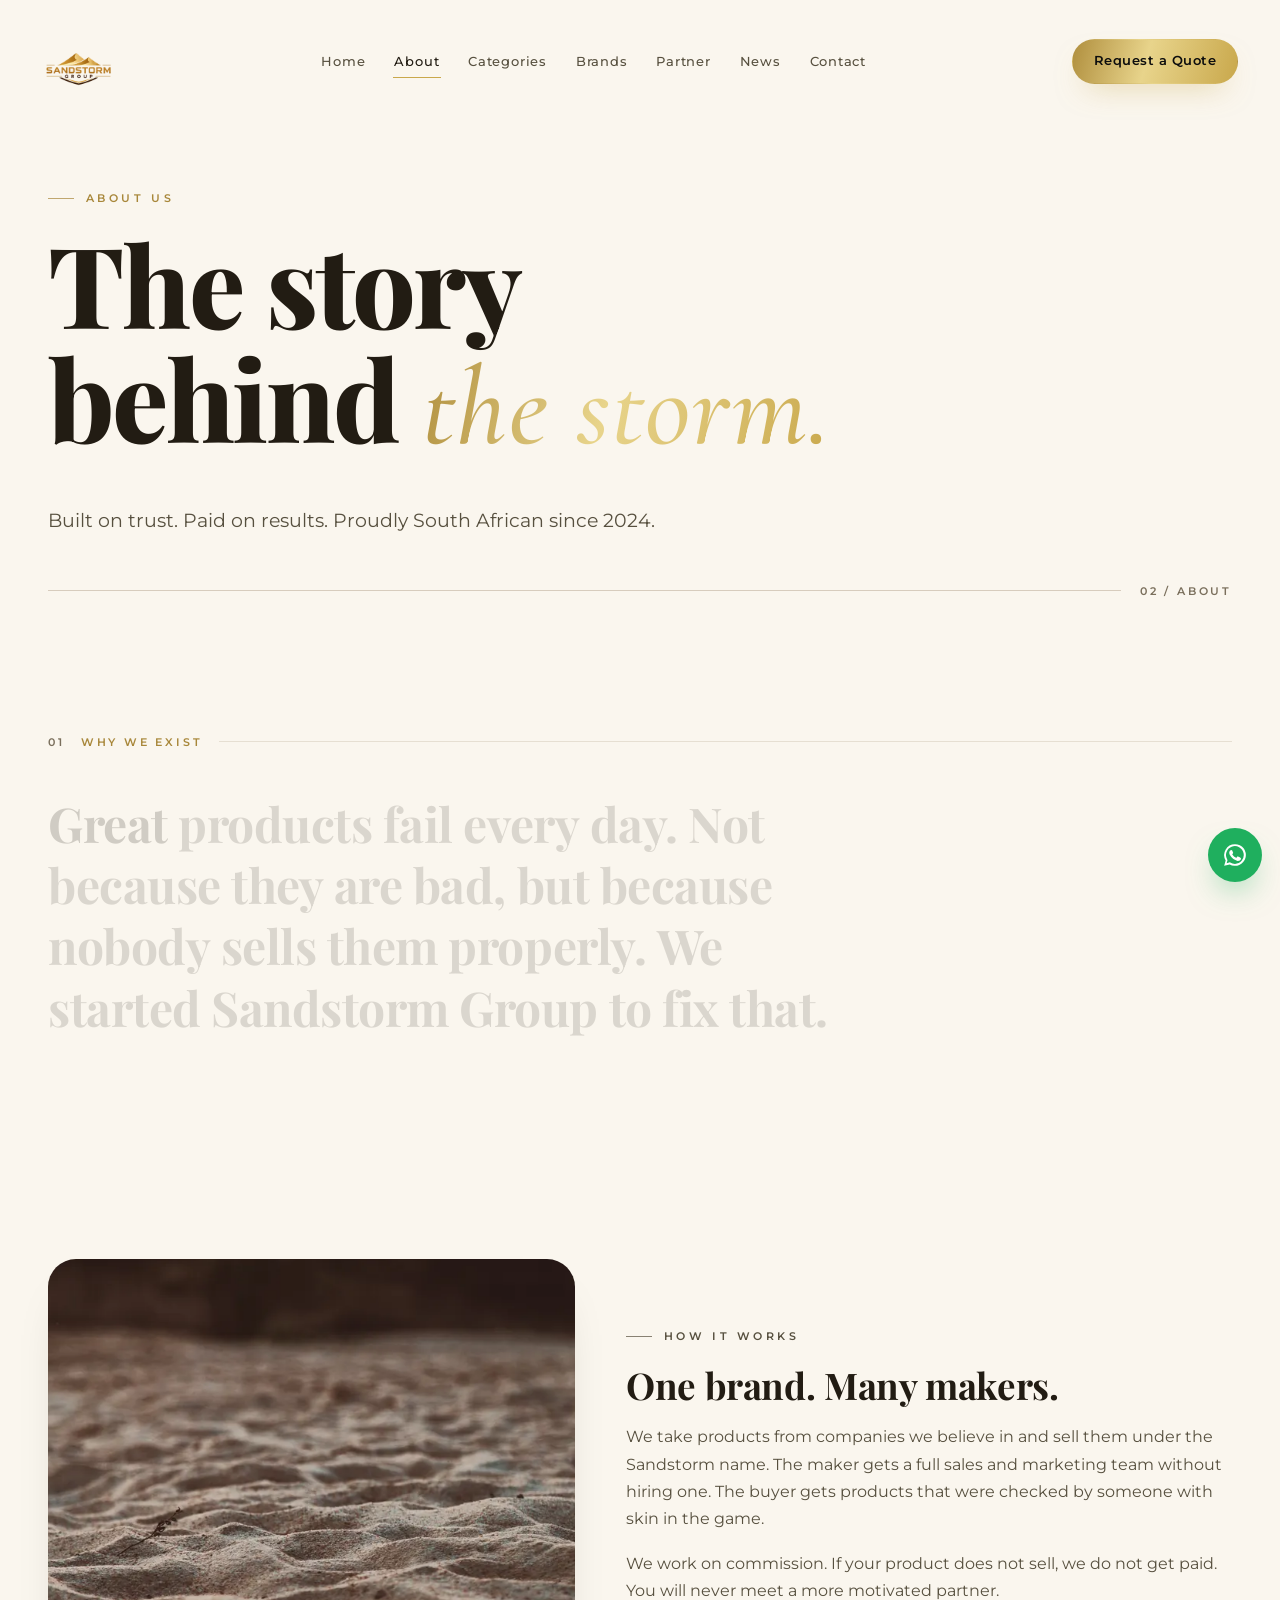
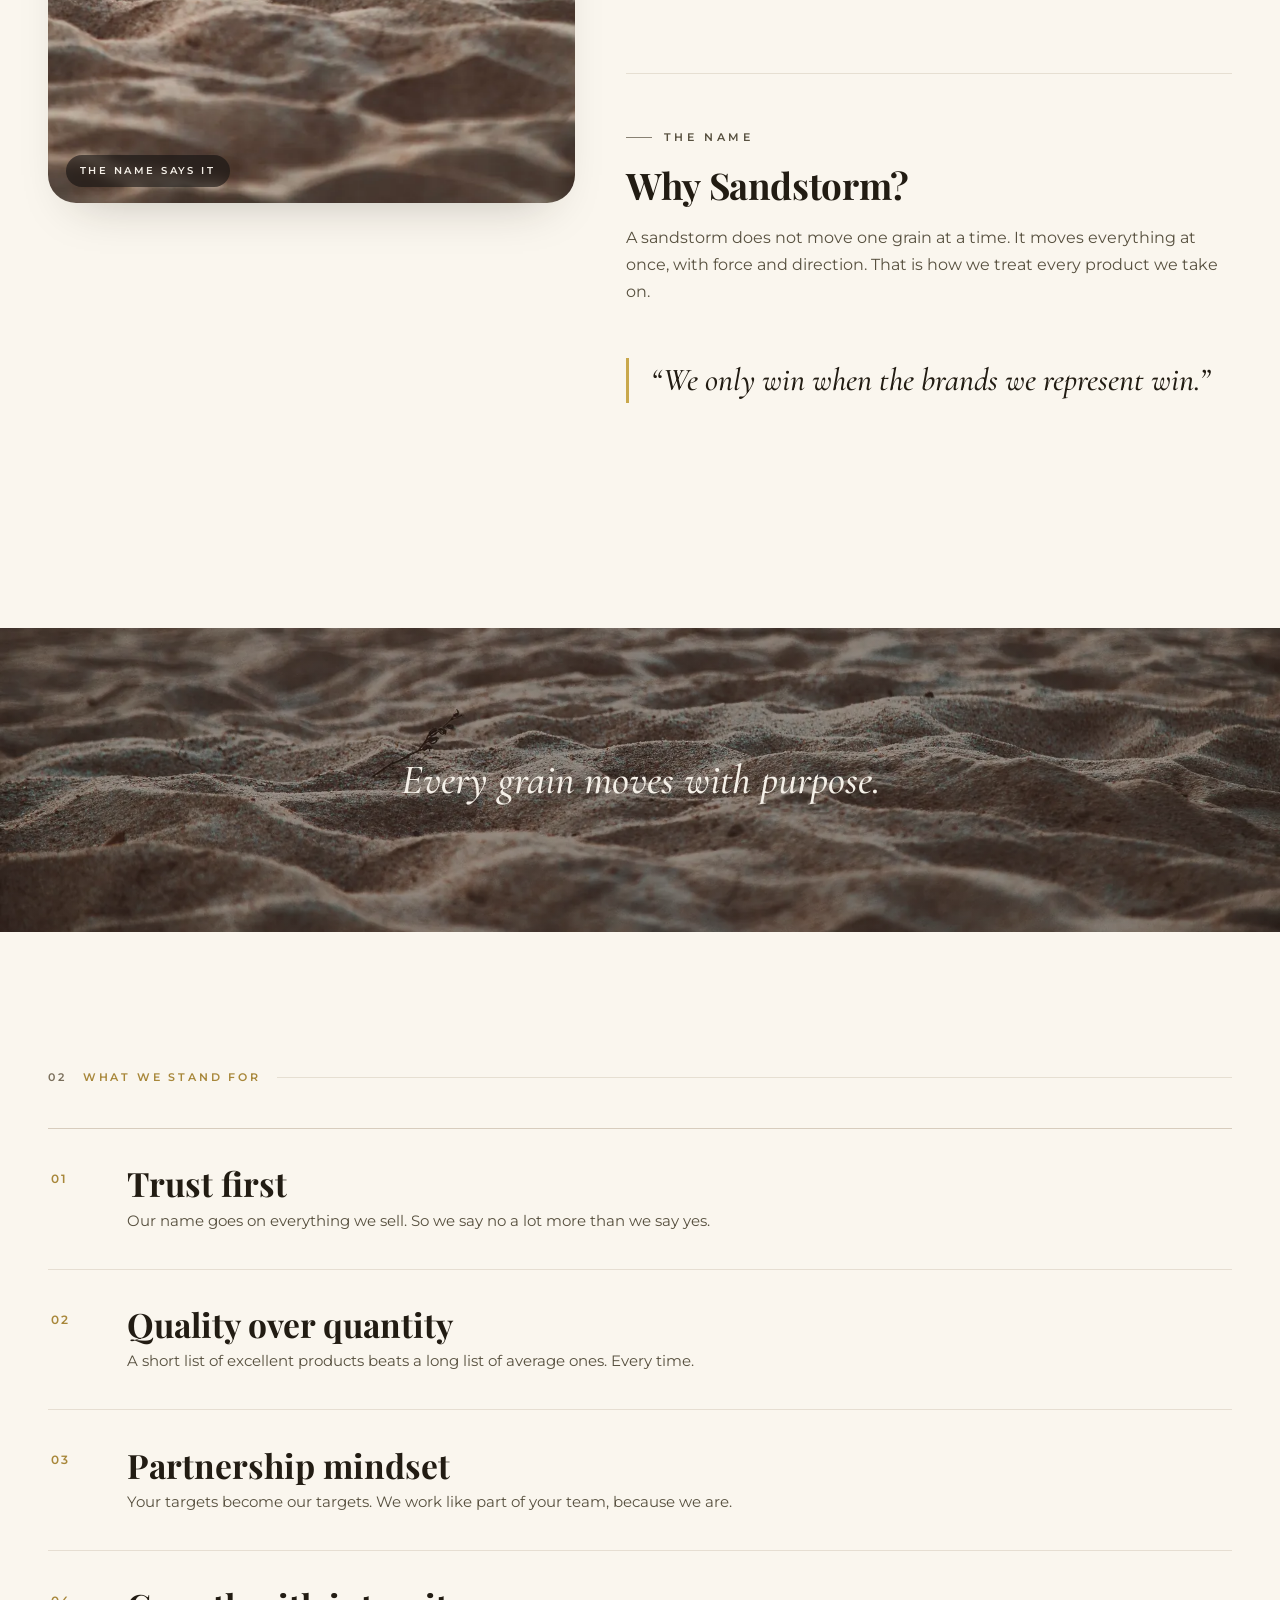
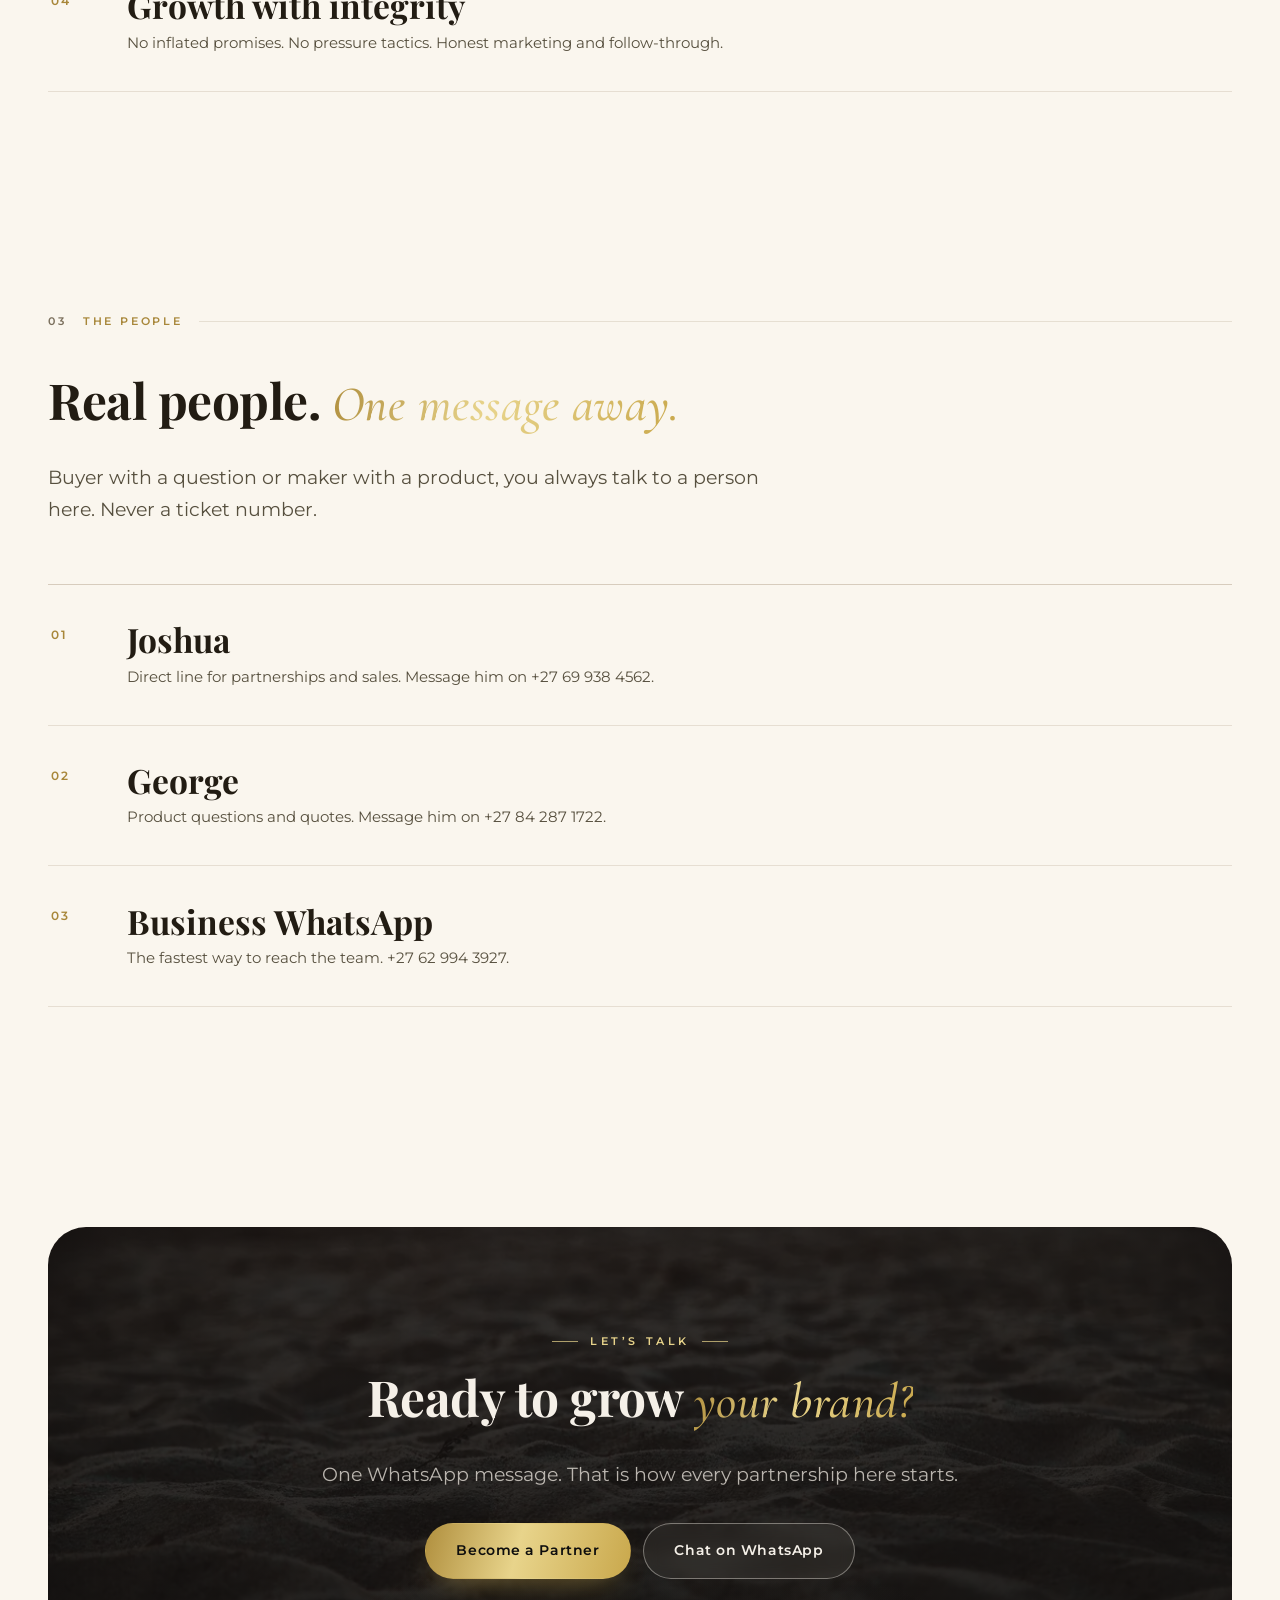
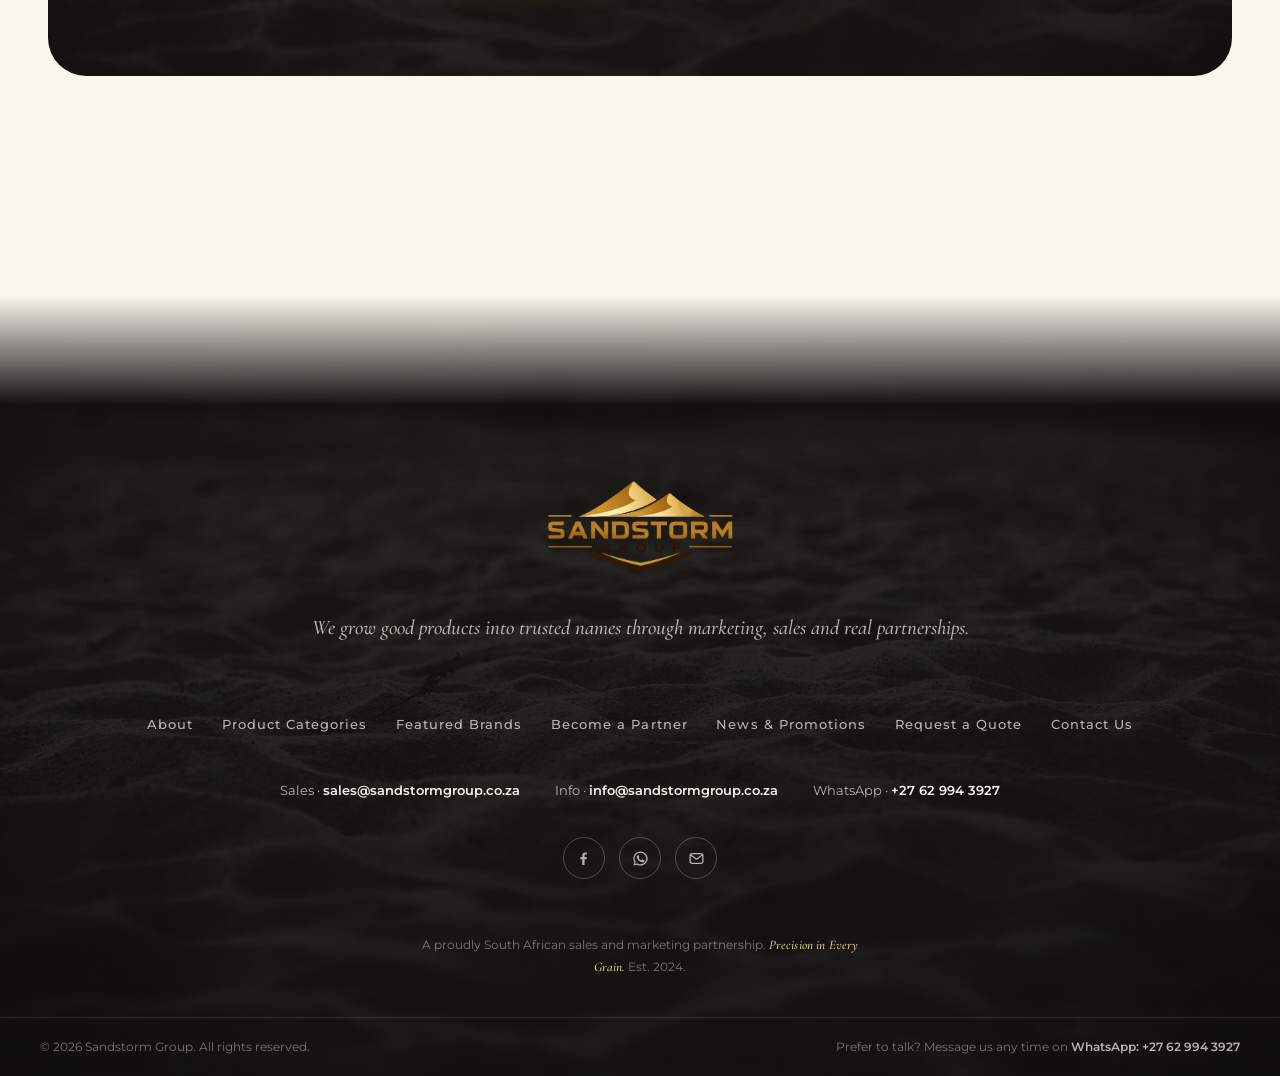
<file: about.html>
<!DOCTYPE html>
<html lang="en" class="no-js">
<head>
  <meta charset="UTF-8">
  <meta name="viewport" content="width=device-width, initial-scale=1">
  <title>About | Sandstorm Group</title>
  <meta name="description" content="Who we are and why we started. Sandstorm Group is a South African sales and marketing partner that grows brands on commission.">
  <link rel="canonical" href="https://www.sandstormgroup.co.za/about.html">
  <meta property="og:title" content="About | Sandstorm Group">
  <meta property="og:description" content="Who we are and why we started. Sandstorm Group is a South African sales and marketing partner that grows brands on commission.">
  <meta property="og:image" content="https://www.sandstormgroup.co.za/assets/img/hero-poster.jpg">
  <meta property="og:url" content="https://www.sandstormgroup.co.za/about.html">
  <meta property="og:type" content="website">
  <meta name="theme-color" content="#0D0D0D">
  <link rel="icon" type="image/png" sizes="32x32" href="assets/img/favicon-32.png">
  <link rel="apple-touch-icon" href="assets/img/favicon-180.png">
  <link rel="preload" href="assets/fonts/playfair-display-800.woff2" as="font" type="font/woff2" crossorigin>
  <link rel="preload" href="assets/fonts/montserrat-400.woff2" as="font" type="font/woff2" crossorigin>
  <link rel="stylesheet" href="assets/css/fonts.css">
  <link rel="stylesheet" href="assets/css/main.css">
  <script>try{if(sessionStorage.getItem('ssg-curtain'))document.documentElement.classList.add('curtain-skip')}catch(e){}</script>
</head>
<body class="header-light">
  <div class="curtain" aria-hidden="true">
    <picture>
      <source srcset="assets/img/logo.webp" type="image/webp">
      <img src="assets/img/logo.png" alt="">
    </picture>
  </div>
  <div class="scroll-progress" aria-hidden="true"></div>
  <a class="skip-link" href="#main">Skip to content</a>

  <div class="mobile-menu" id="mobile-menu" aria-hidden="true">
    <nav aria-label="Mobile">
      <a href="index.html"><span class="idx">01</span>Home</a>
      <a href="about.html" aria-current="page"><span class="idx">02</span>About</a>
      <a href="categories.html"><span class="idx">03</span>Product Categories</a>
      <a href="brands.html"><span class="idx">04</span>Featured Brands</a>
      <a href="partner.html"><span class="idx">05</span>Become a Partner</a>
      <a href="news.html"><span class="idx">06</span>News &amp; Promotions</a>
      <a href="contact.html"><span class="idx">07</span>Contact Us</a>
      <a href="quote.html"><span class="idx">08</span>Request a Quote</a>
    </nav>
    <div class="menu-foot">
      <a class="btn btn--gold btn--sm" href="quote.html">Request a Quote</a>
      <a class="btn btn--whatsapp btn--sm" href="https://wa.me/27629943927" target="_blank" rel="noopener"><svg viewBox="0 0 24 24" fill="currentColor" aria-hidden="true"><path d="M12 2a10 10 0 0 0-8.6 15.1L2 22l5.1-1.3A10 10 0 1 0 12 2Zm0 18.2c-1.6 0-3.1-.4-4.4-1.2l-.3-.2-3 .8.8-3-.2-.3A8.2 8.2 0 1 1 12 20.2Zm4.6-6.1c-.3-.1-1.5-.7-1.7-.8-.2-.1-.4-.1-.6.1-.2.3-.6.8-.8 1-.1.2-.3.2-.5.1a6.7 6.7 0 0 1-3.4-3c-.3-.4 0-.5.2-.7l.4-.5c.1-.2.1-.3 0-.5l-.8-1.9c-.2-.5-.4-.4-.6-.4h-.5c-.2 0-.5.1-.7.3-.2.3-.9.9-.9 2.2s.9 2.5 1.1 2.7c.1.2 1.9 2.9 4.6 4 .6.3 1.1.5 1.5.6.6.2 1.2.2 1.7.1.5-.1 1.5-.6 1.7-1.2.2-.6.2-1.1.2-1.2l-.4-.3Z"/></svg> WhatsApp Us</a>
    </div>
  </div>

  <header class="site-header">
    <a class="brand" href="index.html" aria-label="Sandstorm Group home">
      <picture>
        <source srcset="assets/img/logo-sm.webp" type="image/webp">
        <img src="assets/img/logo-sm.png" alt="Sandstorm Group" width="200" height="168">
      </picture>
    </a>
    <nav class="nav-desktop" aria-label="Primary">
      <a href="index.html">Home</a>
        <a href="about.html" aria-current="page">About</a>
        <a href="categories.html">Categories</a>
        <a href="brands.html">Brands</a>
        <a href="partner.html">Partner</a>
        <a href="news.html">News</a>
        <a href="contact.html">Contact</a>
    </nav>
    <div class="header-actions">
      <a class="btn btn--gold btn--sm" href="quote.html">Request a Quote</a>
      <button class="menu-toggle" type="button" aria-label="Open menu" aria-expanded="false" aria-controls="mobile-menu">
        <span class="bars" aria-hidden="true"><span></span><span></span><span></span></span>
      </button>
    </div>
  </header>

  <main id="main">
    <section class="title-block">
      <div class="container">
        <p class="eyebrow" data-reveal>About us</p>
        <h1 data-reveal>The story behind <span class="accent-italic text-gold">the storm.</span></h1>
        <p class="title-sub" data-reveal>Built on trust. Paid on results. Proudly South African since 2024.</p>
        <div class="title-meta" data-reveal="fade"><span>02 / About</span></div>
      </div>
    </section>

    <section class="section--tight">
      <div class="container">
        <p class="sec-label" data-reveal><span class="n">01</span> Why we exist</p>
        <p class="statement" data-words>Great products fail every day. Not because they are bad, but because nobody sells them properly. We started Sandstorm Group to fix that.</p>
      </div>
    </section>

    <section class="section">
      <div class="container">
        <div class="story-split">
          <div class="story-media" data-zoom>
            <img src="assets/img/sand-1200.webp" alt="Wind patterns in desert sand" loading="lazy">
            <span class="story-media-cap">The name says it</span>
          </div>
          <div class="story-chapters">
            <div class="story-chapter" data-reveal>
              <p class="eyebrow">How it works</p>
              <h3>One brand. Many makers.</h3>
              <p>We take products from companies we believe in and sell them under the Sandstorm name. The maker gets a full sales and marketing team without hiring one. The buyer gets products that were checked by someone with skin in the game.</p>
              <p>We work on commission. If your product does not sell, we do not get paid. You will never meet a more motivated partner.</p>
            </div>
            <div class="story-chapter" data-reveal>
              <p class="eyebrow">The name</p>
              <h3>Why Sandstorm?</h3>
              <p>A sandstorm does not move one grain at a time. It moves everything at once, with force and direction. That is how we treat every product we take on.</p>
              <blockquote class="pull-quote">&ldquo;We only win when the brands we represent win.&rdquo;</blockquote>
            </div>
          </div>
        </div>
      </div>
    </section>

    <div class="sand-band" aria-hidden="true">
      <img src="assets/img/sand-1920.webp" alt="" loading="lazy">
      <p class="band-word">Every grain moves with purpose.</p>
    </div>

    <section class="section">
      <div class="container">
        <p class="sec-label" data-reveal><span class="n">02</span> What we stand for</p>
        <div class="line-rows">
      <div class="line-row" data-reveal>
        <span class="row-idx">01</span>
        <span class="row-title">Trust first</span>
        <p class="row-text">Our name goes on everything we sell. So we say no a lot more than we say yes.</p>
        
      </div>
      <div class="line-row" data-reveal>
        <span class="row-idx">02</span>
        <span class="row-title">Quality over quantity</span>
        <p class="row-text">A short list of excellent products beats a long list of average ones. Every time.</p>
        
      </div>
      <div class="line-row" data-reveal>
        <span class="row-idx">03</span>
        <span class="row-title">Partnership mindset</span>
        <p class="row-text">Your targets become our targets. We work like part of your team, because we are.</p>
        
      </div>
      <div class="line-row" data-reveal>
        <span class="row-idx">04</span>
        <span class="row-title">Growth with integrity</span>
        <p class="row-text">No inflated promises. No pressure tactics. Honest marketing and follow-through.</p>
        
      </div>
        </div>
      </div>
    </section>

    <section class="section--tight" style="padding-bottom: var(--space-section)">
      <div class="container">
        <p class="sec-label" data-reveal><span class="n">03</span> The people</p>
        <div class="section-head" data-reveal>
          <h2>Real people. <span class="accent-italic text-gold">One message away.</span></h2>
          <p class="lead">Buyer with a question or maker with a product, you always talk to a person here. Never a ticket number.</p>
        </div>
        <div class="line-rows">
      <a class="line-row" href="https://wa.me/27699384562" data-reveal>
        <span class="row-idx">01</span>
        <span class="row-title">Joshua</span>
        <p class="row-text">Direct line for partnerships and sales. Message him on +27 69 938 4562.</p>
        <svg class="row-arrow" viewBox="0 0 24 24" width="22" height="22" fill="none" stroke="currentColor" stroke-width="2" stroke-linecap="round" stroke-linejoin="round" aria-hidden="true"><path d="M5 12h14M13 6l6 6-6 6"/></svg>
      </a>
      <a class="line-row" href="https://wa.me/27842871722" data-reveal>
        <span class="row-idx">02</span>
        <span class="row-title">George</span>
        <p class="row-text">Product questions and quotes. Message him on +27 84 287 1722.</p>
        <svg class="row-arrow" viewBox="0 0 24 24" width="22" height="22" fill="none" stroke="currentColor" stroke-width="2" stroke-linecap="round" stroke-linejoin="round" aria-hidden="true"><path d="M5 12h14M13 6l6 6-6 6"/></svg>
      </a>
      <a class="line-row" href="https://wa.me/27629943927" data-reveal>
        <span class="row-idx">03</span>
        <span class="row-title">Business WhatsApp</span>
        <p class="row-text">The fastest way to reach the team. +27 62 994 3927.</p>
        <svg class="row-arrow" viewBox="0 0 24 24" width="22" height="22" fill="none" stroke="currentColor" stroke-width="2" stroke-linecap="round" stroke-linejoin="round" aria-hidden="true"><path d="M5 12h14M13 6l6 6-6 6"/></svg>
      </a>
        </div>
      </div>
    </section>

    <section class="section--tight">
      <div class="container">
        <div class="cta-band grain" data-reveal="scale">
          <p class="eyebrow eyebrow--center">Let&rsquo;s talk</p>
          <h2>Ready to grow <span class="accent-italic text-gold">your brand?</span></h2>
          <p class="lead">One WhatsApp message. That is how every partnership here starts.</p>
          <div class="hero-ctas">
            <a class="btn btn--gold" href="partner.html">Become a Partner</a>
            <a class="btn btn--ghost-dark" href="https://wa.me/27629943927" target="_blank" rel="noopener">Chat on WhatsApp</a>
          </div>
        </div>
      </div>
    </section>
  </main>

  <footer class="site-footer">
    <div class="footer-brand" data-reveal>
      <picture>
        <source srcset="assets/img/logo.webp" type="image/webp">
        <img src="assets/img/logo.png" alt="Sandstorm Group" width="560" height="471" loading="lazy">
      </picture>
      <p class="footer-tag">We grow good products into trusted names through marketing, sales and real partnerships.</p>
    </div>

    <nav class="footer-nav" aria-label="Footer">
      <a href="about.html">About</a>
      <a href="categories.html">Product Categories</a>
      <a href="brands.html">Featured Brands</a>
      <a href="partner.html">Become a Partner</a>
      <a href="news.html">News &amp; Promotions</a>
      <a href="quote.html">Request a Quote</a>
      <a href="contact.html">Contact Us</a>
    </nav>

    <div class="footer-contact">
      <span>Sales · <a href="mailto:sales@sandstormgroup.co.za">sales@sandstormgroup.co.za</a></span>
      <span>Info · <a href="mailto:info@sandstormgroup.co.za">info@sandstormgroup.co.za</a></span>
      <span>WhatsApp · <a href="https://wa.me/27629943927" target="_blank" rel="noopener">+27 62 994 3927</a></span>
    </div>

    <div class="footer-social">
      <a href="https://www.facebook.com/profile.php?id=61589488565900" target="_blank" rel="noopener" aria-label="Sandstorm Group on Facebook">
        <svg viewBox="0 0 24 24" fill="currentColor" aria-hidden="true"><path d="M13.5 21v-8h2.7l.4-3.1h-3.1V7.9c0-.9.3-1.5 1.6-1.5h1.6V3.6c-.3 0-1.3-.1-2.4-.1-2.4 0-4 1.4-4 4.1v2.3H7.6V13h2.7v8h3.2z"/></svg>
      </a>
      <a href="https://wa.me/27629943927" target="_blank" rel="noopener" aria-label="Chat with Sandstorm Group on WhatsApp"><svg viewBox="0 0 24 24" fill="currentColor" aria-hidden="true"><path d="M12 2a10 10 0 0 0-8.6 15.1L2 22l5.1-1.3A10 10 0 1 0 12 2Zm0 18.2c-1.6 0-3.1-.4-4.4-1.2l-.3-.2-3 .8.8-3-.2-.3A8.2 8.2 0 1 1 12 20.2Zm4.6-6.1c-.3-.1-1.5-.7-1.7-.8-.2-.1-.4-.1-.6.1-.2.3-.6.8-.8 1-.1.2-.3.2-.5.1a6.7 6.7 0 0 1-3.4-3c-.3-.4 0-.5.2-.7l.4-.5c.1-.2.1-.3 0-.5l-.8-1.9c-.2-.5-.4-.4-.6-.4h-.5c-.2 0-.5.1-.7.3-.2.3-.9.9-.9 2.2s.9 2.5 1.1 2.7c.1.2 1.9 2.9 4.6 4 .6.3 1.1.5 1.5.6.6.2 1.2.2 1.7.1.5-.1 1.5-.6 1.7-1.2.2-.6.2-1.1.2-1.2l-.4-.3Z"/></svg></a>
      <a href="mailto:sales@sandstormgroup.co.za" aria-label="Email Sandstorm Group">
        <svg viewBox="0 0 24 24" fill="none" stroke="currentColor" stroke-width="1.8" stroke-linecap="round" stroke-linejoin="round" aria-hidden="true"><rect x="3" y="5" width="18" height="14" rx="3"/><path d="m4 7 8 6 8-6"/></svg>
      </a>
    </div>

    <p class="footer-partnerline">A proudly South African sales and marketing partnership. <span class="accent-italic">Precision in Every Grain.</span> Est. 2024.</p>

    <div class="footer-bottom">
      <span>&copy; <span data-year>2026</span> Sandstorm Group. All rights reserved.</span>
      <span>Prefer to talk? Message us any time on <a href="https://wa.me/27629943927" target="_blank" rel="noopener">WhatsApp: +27 62 994 3927</a></span>
    </div>
  </footer>

  <a class="wa-float" href="https://wa.me/27629943927" target="_blank" rel="noopener" aria-label="Chat on WhatsApp"><svg viewBox="0 0 24 24" fill="currentColor" aria-hidden="true"><path d="M12 2a10 10 0 0 0-8.6 15.1L2 22l5.1-1.3A10 10 0 1 0 12 2Zm0 18.2c-1.6 0-3.1-.4-4.4-1.2l-.3-.2-3 .8.8-3-.2-.3A8.2 8.2 0 1 1 12 20.2Zm4.6-6.1c-.3-.1-1.5-.7-1.7-.8-.2-.1-.4-.1-.6.1-.2.3-.6.8-.8 1-.1.2-.3.2-.5.1a6.7 6.7 0 0 1-3.4-3c-.3-.4 0-.5.2-.7l.4-.5c.1-.2.1-.3 0-.5l-.8-1.9c-.2-.5-.4-.4-.6-.4h-.5c-.2 0-.5.1-.7.3-.2.3-.9.9-.9 2.2s.9 2.5 1.1 2.7c.1.2 1.9 2.9 4.6 4 .6.3 1.1.5 1.5.6.6.2 1.2.2 1.7.1.5-.1 1.5-.6 1.7-1.2.2-.6.2-1.1.2-1.2l-.4-.3Z"/></svg></a>

  <script src="assets/js/vendor/gsap.min.js"></script>
  <script src="assets/js/vendor/ScrollTrigger.min.js"></script>
  <script src="assets/js/main.js"></script>
</body>
</html>
</file>
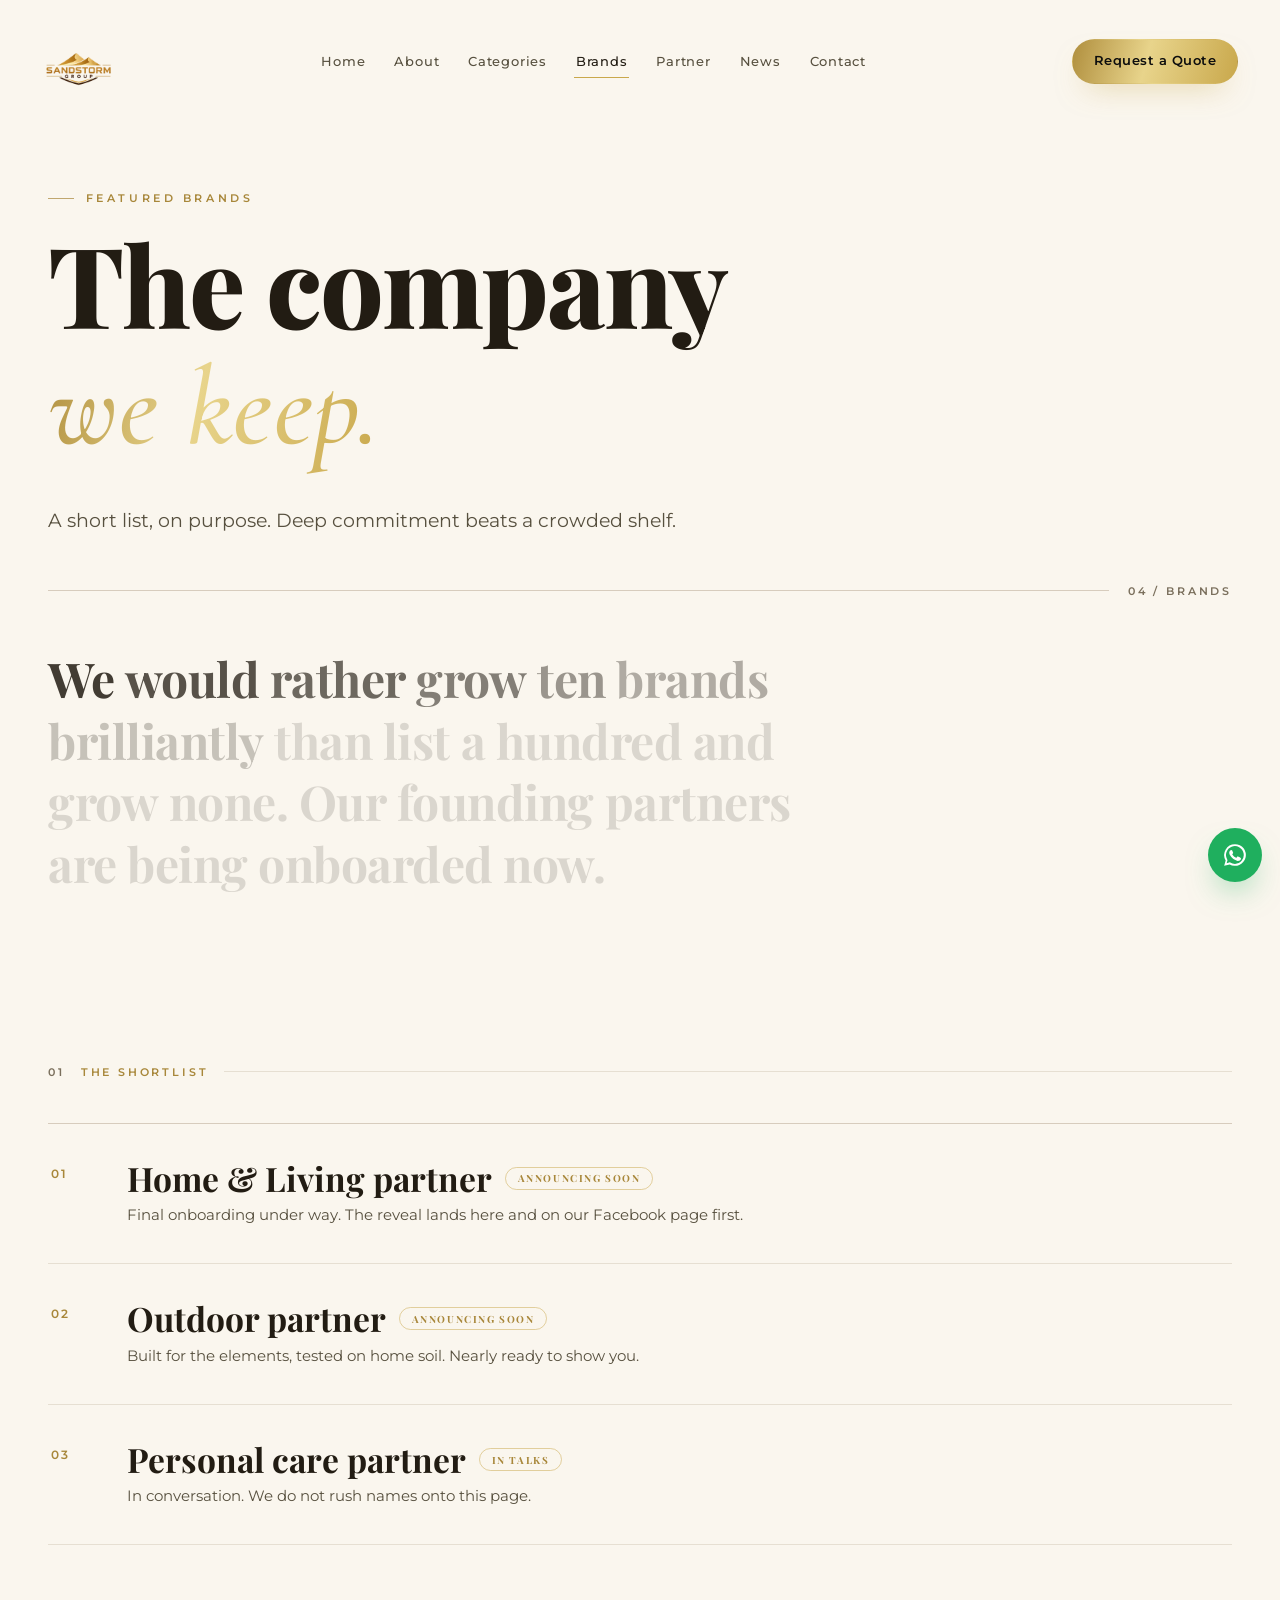
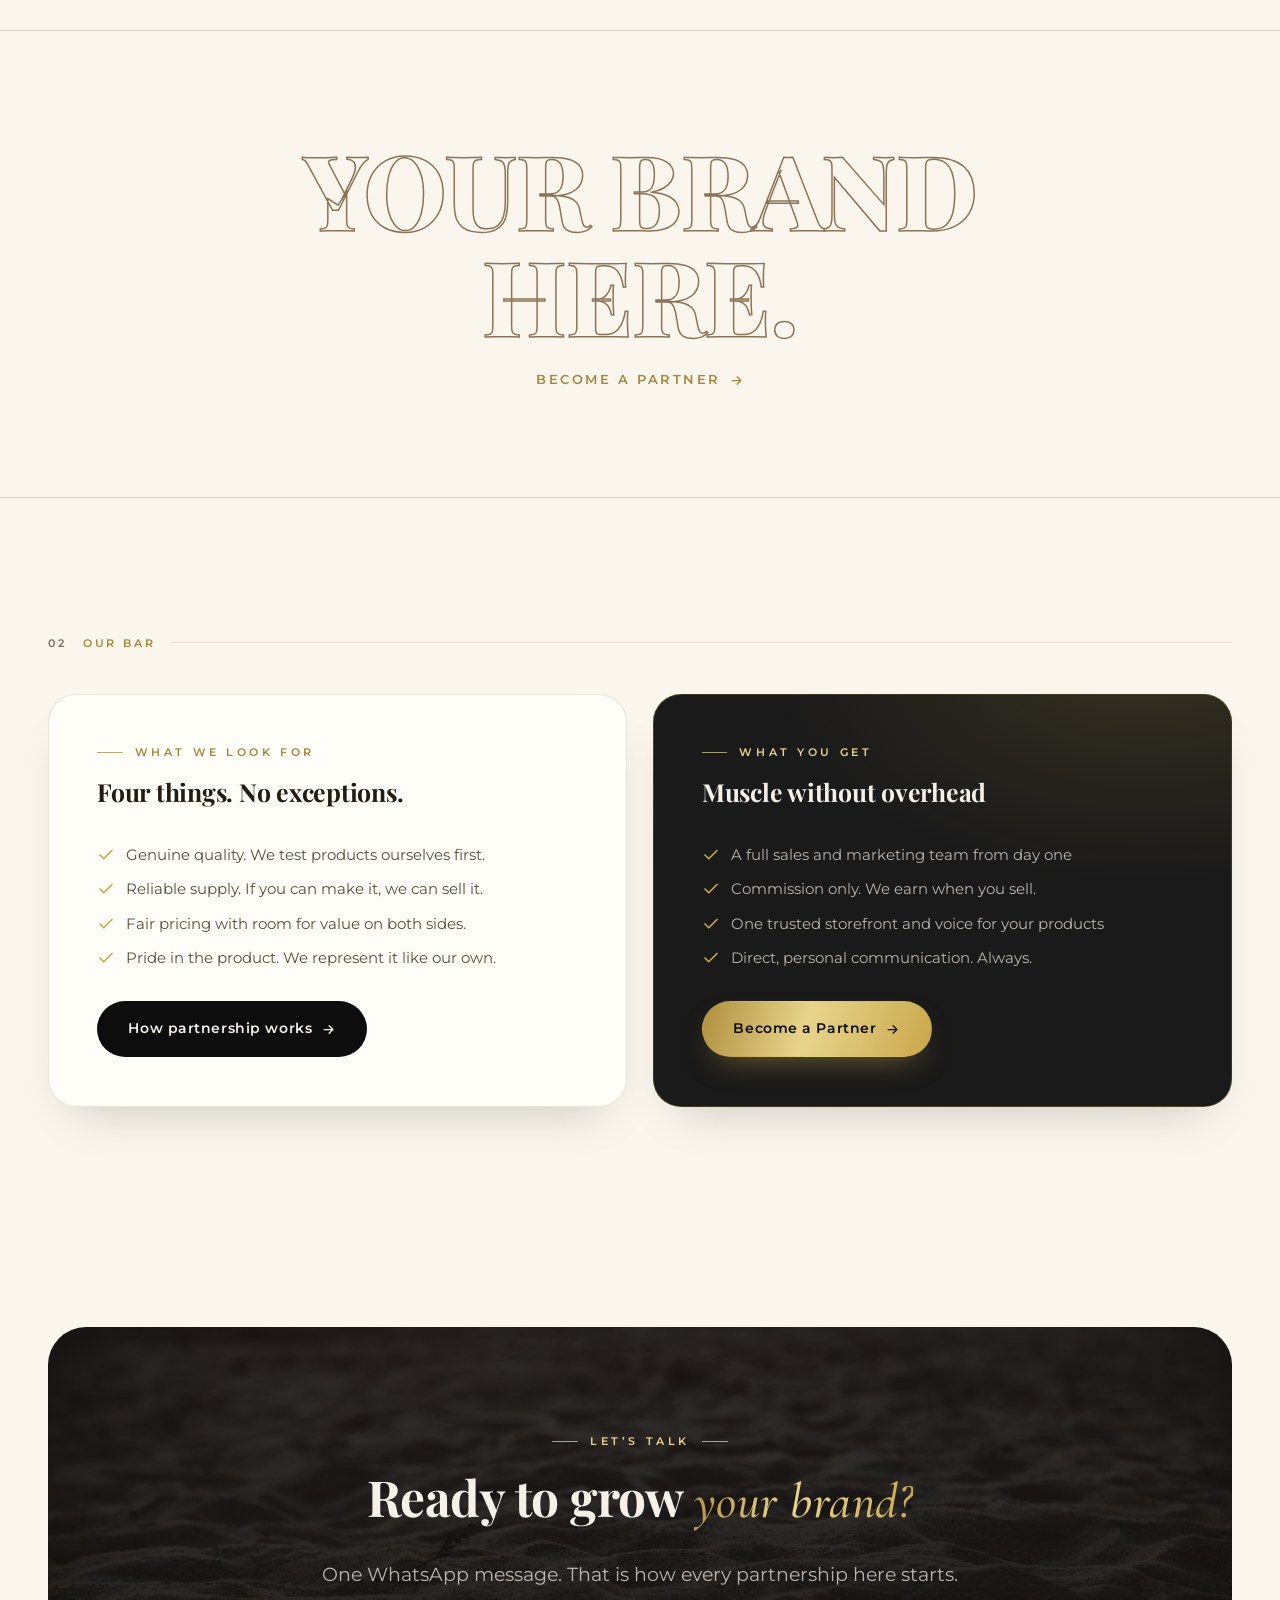
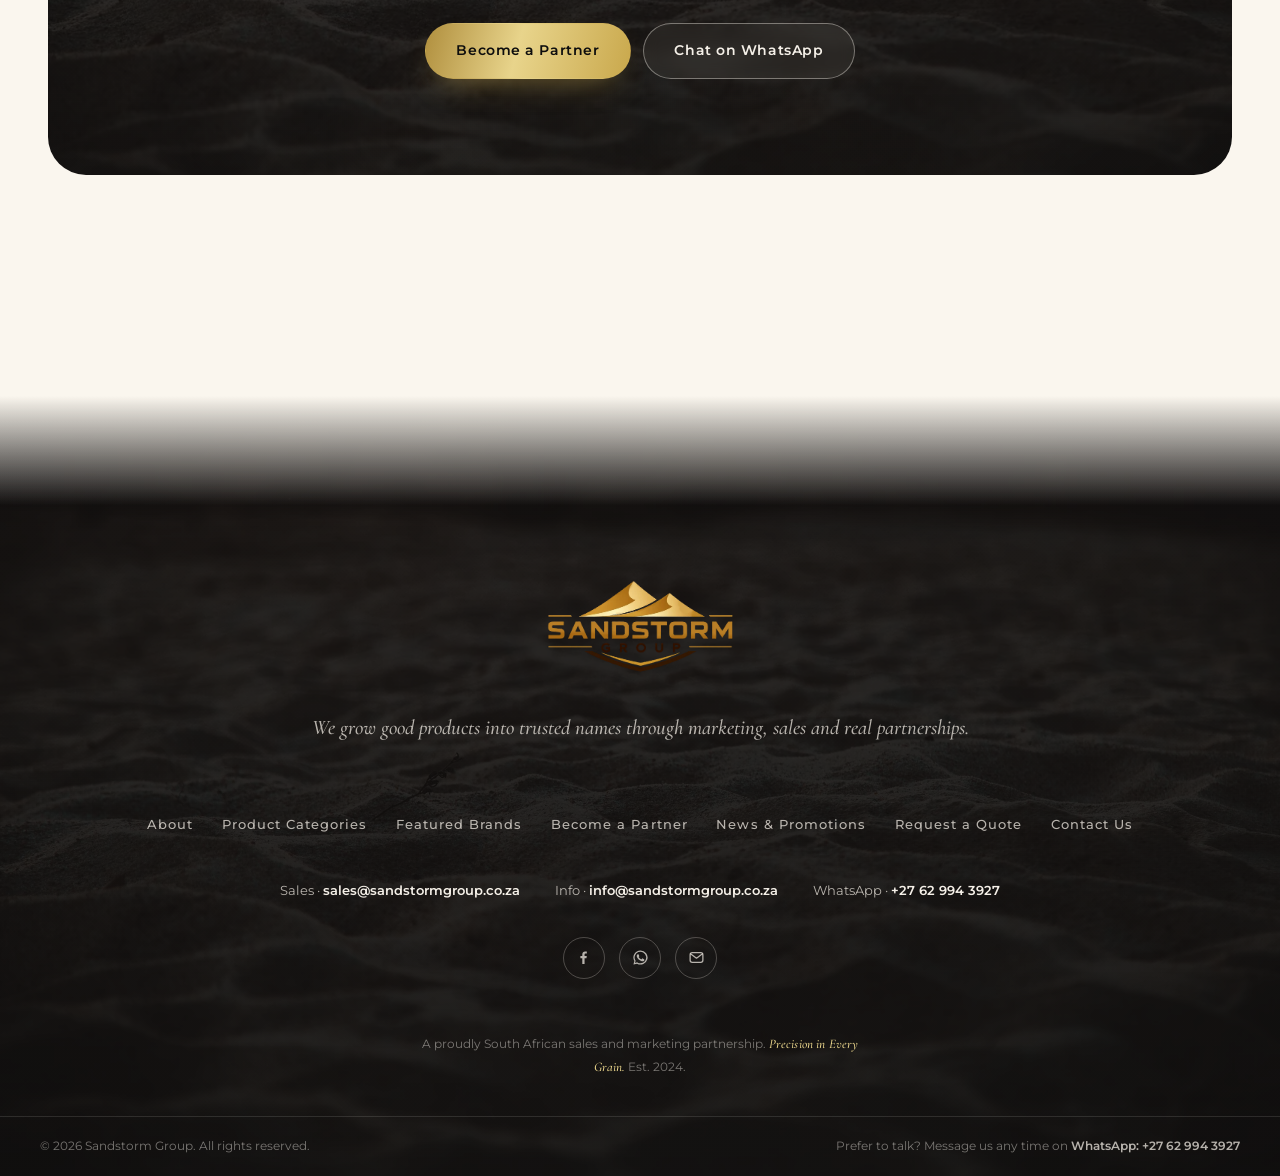
<file: brands.html>
<!DOCTYPE html>
<html lang="en" class="no-js">
<head>
  <meta charset="UTF-8">
  <meta name="viewport" content="width=device-width, initial-scale=1">
  <title>Featured Brands | Sandstorm Group</title>
  <meta name="description" content="The shortlist of brands Sandstorm Group represents, and how yours could join it.">
  <link rel="canonical" href="https://www.sandstormgroup.co.za/brands.html">
  <meta property="og:title" content="Featured Brands | Sandstorm Group">
  <meta property="og:description" content="The shortlist of brands Sandstorm Group represents, and how yours could join it.">
  <meta property="og:image" content="https://www.sandstormgroup.co.za/assets/img/hero-poster.jpg">
  <meta property="og:url" content="https://www.sandstormgroup.co.za/brands.html">
  <meta property="og:type" content="website">
  <meta name="theme-color" content="#0D0D0D">
  <link rel="icon" type="image/png" sizes="32x32" href="assets/img/favicon-32.png">
  <link rel="apple-touch-icon" href="assets/img/favicon-180.png">
  <link rel="preload" href="assets/fonts/playfair-display-800.woff2" as="font" type="font/woff2" crossorigin>
  <link rel="preload" href="assets/fonts/montserrat-400.woff2" as="font" type="font/woff2" crossorigin>
  <link rel="stylesheet" href="assets/css/fonts.css">
  <link rel="stylesheet" href="assets/css/main.css">
  <script>try{if(sessionStorage.getItem('ssg-curtain'))document.documentElement.classList.add('curtain-skip')}catch(e){}</script>
</head>
<body class="header-light">
  <div class="curtain" aria-hidden="true">
    <picture>
      <source srcset="assets/img/logo.webp" type="image/webp">
      <img src="assets/img/logo.png" alt="">
    </picture>
  </div>
  <div class="scroll-progress" aria-hidden="true"></div>
  <a class="skip-link" href="#main">Skip to content</a>

  <div class="mobile-menu" id="mobile-menu" aria-hidden="true">
    <nav aria-label="Mobile">
      <a href="index.html"><span class="idx">01</span>Home</a>
      <a href="about.html"><span class="idx">02</span>About</a>
      <a href="categories.html"><span class="idx">03</span>Product Categories</a>
      <a href="brands.html" aria-current="page"><span class="idx">04</span>Featured Brands</a>
      <a href="partner.html"><span class="idx">05</span>Become a Partner</a>
      <a href="news.html"><span class="idx">06</span>News &amp; Promotions</a>
      <a href="contact.html"><span class="idx">07</span>Contact Us</a>
      <a href="quote.html"><span class="idx">08</span>Request a Quote</a>
    </nav>
    <div class="menu-foot">
      <a class="btn btn--gold btn--sm" href="quote.html">Request a Quote</a>
      <a class="btn btn--whatsapp btn--sm" href="https://wa.me/27629943927" target="_blank" rel="noopener"><svg viewBox="0 0 24 24" fill="currentColor" aria-hidden="true"><path d="M12 2a10 10 0 0 0-8.6 15.1L2 22l5.1-1.3A10 10 0 1 0 12 2Zm0 18.2c-1.6 0-3.1-.4-4.4-1.2l-.3-.2-3 .8.8-3-.2-.3A8.2 8.2 0 1 1 12 20.2Zm4.6-6.1c-.3-.1-1.5-.7-1.7-.8-.2-.1-.4-.1-.6.1-.2.3-.6.8-.8 1-.1.2-.3.2-.5.1a6.7 6.7 0 0 1-3.4-3c-.3-.4 0-.5.2-.7l.4-.5c.1-.2.1-.3 0-.5l-.8-1.9c-.2-.5-.4-.4-.6-.4h-.5c-.2 0-.5.1-.7.3-.2.3-.9.9-.9 2.2s.9 2.5 1.1 2.7c.1.2 1.9 2.9 4.6 4 .6.3 1.1.5 1.5.6.6.2 1.2.2 1.7.1.5-.1 1.5-.6 1.7-1.2.2-.6.2-1.1.2-1.2l-.4-.3Z"/></svg> WhatsApp Us</a>
    </div>
  </div>

  <header class="site-header">
    <a class="brand" href="index.html" aria-label="Sandstorm Group home">
      <picture>
        <source srcset="assets/img/logo-sm.webp" type="image/webp">
        <img src="assets/img/logo-sm.png" alt="Sandstorm Group" width="200" height="168">
      </picture>
    </a>
    <nav class="nav-desktop" aria-label="Primary">
      <a href="index.html">Home</a>
        <a href="about.html">About</a>
        <a href="categories.html">Categories</a>
        <a href="brands.html" aria-current="page">Brands</a>
        <a href="partner.html">Partner</a>
        <a href="news.html">News</a>
        <a href="contact.html">Contact</a>
    </nav>
    <div class="header-actions">
      <a class="btn btn--gold btn--sm" href="quote.html">Request a Quote</a>
      <button class="menu-toggle" type="button" aria-label="Open menu" aria-expanded="false" aria-controls="mobile-menu">
        <span class="bars" aria-hidden="true"><span></span><span></span><span></span></span>
      </button>
    </div>
  </header>

  <main id="main">
    <section class="title-block">
      <div class="container">
        <p class="eyebrow" data-reveal>Featured brands</p>
        <h1 data-reveal>The company <span class="accent-italic text-gold">we keep.</span></h1>
        <p class="title-sub" data-reveal>A short list, on purpose. Deep commitment beats a crowded shelf.</p>
        <div class="title-meta" data-reveal="fade"><span>04 / Brands</span></div>
      </div>
    </section>

    <section class="section--tight" style="padding-top: 0">
      <div class="container">
        <p class="statement" data-words>We would rather grow ten brands brilliantly than list a hundred and grow none. Our founding partners are being onboarded now.</p>
      </div>
    </section>

    <section class="section--tight">
      <div class="container">
        <p class="sec-label" data-reveal><span class="n">01</span> The shortlist</p>
        <div class="line-rows">
      <div class="line-row" data-reveal>
        <span class="row-idx">01</span>
        <span class="row-title">Home &amp; Living partner <span class="tag tag--ghost">Announcing soon</span></span>
        <p class="row-text">Final onboarding under way. The reveal lands here and on our Facebook page first.</p>
        
      </div>
      <div class="line-row" data-reveal>
        <span class="row-idx">02</span>
        <span class="row-title">Outdoor partner <span class="tag tag--ghost">Announcing soon</span></span>
        <p class="row-text">Built for the elements, tested on home soil. Nearly ready to show you.</p>
        
      </div>
      <div class="line-row" data-reveal>
        <span class="row-idx">03</span>
        <span class="row-title">Personal care partner <span class="tag tag--ghost">In talks</span></span>
        <p class="row-text">In conversation. We do not rush names onto this page.</p>
        
      </div>
        </div>
      </div>
    </section>

    <a class="outline-cta" href="partner.html" data-reveal="fade">
      <span class="big">YOUR BRAND<br>HERE.</span>
      <span class="small">Become a partner <svg class="btn-arrow" viewBox="0 0 24 24" width="15" height="15" fill="none" stroke="currentColor" stroke-width="2" stroke-linecap="round" stroke-linejoin="round" aria-hidden="true"><path d="M5 12h14M13 6l6 6-6 6"/></svg></span>
    </a>

    <section class="section">
      <div class="container">
        <p class="sec-label" data-reveal><span class="n">02</span> Our bar</p>
        <div class="grid-2">
          <div class="split-card split-card--light" data-reveal="left">
            <p class="eyebrow">What we look for</p>
            <h3>Four things. No exceptions.</h3>
            <ul>
              <li><svg viewBox="0 0 24 24" fill="none" stroke="currentColor" stroke-width="2.2" stroke-linecap="round" stroke-linejoin="round" aria-hidden="true"><path d="M20 6 9 17l-5-5"/></svg>Genuine quality. We test products ourselves first.</li>
              <li><svg viewBox="0 0 24 24" fill="none" stroke="currentColor" stroke-width="2.2" stroke-linecap="round" stroke-linejoin="round" aria-hidden="true"><path d="M20 6 9 17l-5-5"/></svg>Reliable supply. If you can make it, we can sell it.</li>
              <li><svg viewBox="0 0 24 24" fill="none" stroke="currentColor" stroke-width="2.2" stroke-linecap="round" stroke-linejoin="round" aria-hidden="true"><path d="M20 6 9 17l-5-5"/></svg>Fair pricing with room for value on both sides.</li>
              <li><svg viewBox="0 0 24 24" fill="none" stroke="currentColor" stroke-width="2.2" stroke-linecap="round" stroke-linejoin="round" aria-hidden="true"><path d="M20 6 9 17l-5-5"/></svg>Pride in the product. We represent it like our own.</li>
            </ul>
            <a class="btn btn--dark" href="partner.html">How partnership works <svg class="btn-arrow" viewBox="0 0 24 24" width="15" height="15" fill="none" stroke="currentColor" stroke-width="2" stroke-linecap="round" stroke-linejoin="round" aria-hidden="true"><path d="M5 12h14M13 6l6 6-6 6"/></svg></a>
          </div>
          <div class="split-card split-card--dark on-dark" data-reveal="right">
            <p class="eyebrow">What you get</p>
            <h3>Muscle without overhead</h3>
            <ul>
              <li><svg viewBox="0 0 24 24" fill="none" stroke="currentColor" stroke-width="2.2" stroke-linecap="round" stroke-linejoin="round" aria-hidden="true"><path d="M20 6 9 17l-5-5"/></svg>A full sales and marketing team from day one</li>
              <li><svg viewBox="0 0 24 24" fill="none" stroke="currentColor" stroke-width="2.2" stroke-linecap="round" stroke-linejoin="round" aria-hidden="true"><path d="M20 6 9 17l-5-5"/></svg>Commission only. We earn when you sell.</li>
              <li><svg viewBox="0 0 24 24" fill="none" stroke="currentColor" stroke-width="2.2" stroke-linecap="round" stroke-linejoin="round" aria-hidden="true"><path d="M20 6 9 17l-5-5"/></svg>One trusted storefront and voice for your products</li>
              <li><svg viewBox="0 0 24 24" fill="none" stroke="currentColor" stroke-width="2.2" stroke-linecap="round" stroke-linejoin="round" aria-hidden="true"><path d="M20 6 9 17l-5-5"/></svg>Direct, personal communication. Always.</li>
            </ul>
            <a class="btn btn--gold" href="partner.html">Become a Partner <svg class="btn-arrow" viewBox="0 0 24 24" width="15" height="15" fill="none" stroke="currentColor" stroke-width="2" stroke-linecap="round" stroke-linejoin="round" aria-hidden="true"><path d="M5 12h14M13 6l6 6-6 6"/></svg></a>
          </div>
        </div>
      </div>
    </section>

    <section class="section--tight">
      <div class="container">
        <div class="cta-band grain" data-reveal="scale">
          <p class="eyebrow eyebrow--center">Let&rsquo;s talk</p>
          <h2>Ready to grow <span class="accent-italic text-gold">your brand?</span></h2>
          <p class="lead">One WhatsApp message. That is how every partnership here starts.</p>
          <div class="hero-ctas">
            <a class="btn btn--gold" href="partner.html">Become a Partner</a>
            <a class="btn btn--ghost-dark" href="https://wa.me/27629943927" target="_blank" rel="noopener">Chat on WhatsApp</a>
          </div>
        </div>
      </div>
    </section>
  </main>

  <footer class="site-footer">
    <div class="footer-brand" data-reveal>
      <picture>
        <source srcset="assets/img/logo.webp" type="image/webp">
        <img src="assets/img/logo.png" alt="Sandstorm Group" width="560" height="471" loading="lazy">
      </picture>
      <p class="footer-tag">We grow good products into trusted names through marketing, sales and real partnerships.</p>
    </div>

    <nav class="footer-nav" aria-label="Footer">
      <a href="about.html">About</a>
      <a href="categories.html">Product Categories</a>
      <a href="brands.html">Featured Brands</a>
      <a href="partner.html">Become a Partner</a>
      <a href="news.html">News &amp; Promotions</a>
      <a href="quote.html">Request a Quote</a>
      <a href="contact.html">Contact Us</a>
    </nav>

    <div class="footer-contact">
      <span>Sales · <a href="mailto:sales@sandstormgroup.co.za">sales@sandstormgroup.co.za</a></span>
      <span>Info · <a href="mailto:info@sandstormgroup.co.za">info@sandstormgroup.co.za</a></span>
      <span>WhatsApp · <a href="https://wa.me/27629943927" target="_blank" rel="noopener">+27 62 994 3927</a></span>
    </div>

    <div class="footer-social">
      <a href="https://www.facebook.com/profile.php?id=61589488565900" target="_blank" rel="noopener" aria-label="Sandstorm Group on Facebook">
        <svg viewBox="0 0 24 24" fill="currentColor" aria-hidden="true"><path d="M13.5 21v-8h2.7l.4-3.1h-3.1V7.9c0-.9.3-1.5 1.6-1.5h1.6V3.6c-.3 0-1.3-.1-2.4-.1-2.4 0-4 1.4-4 4.1v2.3H7.6V13h2.7v8h3.2z"/></svg>
      </a>
      <a href="https://wa.me/27629943927" target="_blank" rel="noopener" aria-label="Chat with Sandstorm Group on WhatsApp"><svg viewBox="0 0 24 24" fill="currentColor" aria-hidden="true"><path d="M12 2a10 10 0 0 0-8.6 15.1L2 22l5.1-1.3A10 10 0 1 0 12 2Zm0 18.2c-1.6 0-3.1-.4-4.4-1.2l-.3-.2-3 .8.8-3-.2-.3A8.2 8.2 0 1 1 12 20.2Zm4.6-6.1c-.3-.1-1.5-.7-1.7-.8-.2-.1-.4-.1-.6.1-.2.3-.6.8-.8 1-.1.2-.3.2-.5.1a6.7 6.7 0 0 1-3.4-3c-.3-.4 0-.5.2-.7l.4-.5c.1-.2.1-.3 0-.5l-.8-1.9c-.2-.5-.4-.4-.6-.4h-.5c-.2 0-.5.1-.7.3-.2.3-.9.9-.9 2.2s.9 2.5 1.1 2.7c.1.2 1.9 2.9 4.6 4 .6.3 1.1.5 1.5.6.6.2 1.2.2 1.7.1.5-.1 1.5-.6 1.7-1.2.2-.6.2-1.1.2-1.2l-.4-.3Z"/></svg></a>
      <a href="mailto:sales@sandstormgroup.co.za" aria-label="Email Sandstorm Group">
        <svg viewBox="0 0 24 24" fill="none" stroke="currentColor" stroke-width="1.8" stroke-linecap="round" stroke-linejoin="round" aria-hidden="true"><rect x="3" y="5" width="18" height="14" rx="3"/><path d="m4 7 8 6 8-6"/></svg>
      </a>
    </div>

    <p class="footer-partnerline">A proudly South African sales and marketing partnership. <span class="accent-italic">Precision in Every Grain.</span> Est. 2024.</p>

    <div class="footer-bottom">
      <span>&copy; <span data-year>2026</span> Sandstorm Group. All rights reserved.</span>
      <span>Prefer to talk? Message us any time on <a href="https://wa.me/27629943927" target="_blank" rel="noopener">WhatsApp: +27 62 994 3927</a></span>
    </div>
  </footer>

  <a class="wa-float" href="https://wa.me/27629943927" target="_blank" rel="noopener" aria-label="Chat on WhatsApp"><svg viewBox="0 0 24 24" fill="currentColor" aria-hidden="true"><path d="M12 2a10 10 0 0 0-8.6 15.1L2 22l5.1-1.3A10 10 0 1 0 12 2Zm0 18.2c-1.6 0-3.1-.4-4.4-1.2l-.3-.2-3 .8.8-3-.2-.3A8.2 8.2 0 1 1 12 20.2Zm4.6-6.1c-.3-.1-1.5-.7-1.7-.8-.2-.1-.4-.1-.6.1-.2.3-.6.8-.8 1-.1.2-.3.2-.5.1a6.7 6.7 0 0 1-3.4-3c-.3-.4 0-.5.2-.7l.4-.5c.1-.2.1-.3 0-.5l-.8-1.9c-.2-.5-.4-.4-.6-.4h-.5c-.2 0-.5.1-.7.3-.2.3-.9.9-.9 2.2s.9 2.5 1.1 2.7c.1.2 1.9 2.9 4.6 4 .6.3 1.1.5 1.5.6.6.2 1.2.2 1.7.1.5-.1 1.5-.6 1.7-1.2.2-.6.2-1.1.2-1.2l-.4-.3Z"/></svg></a>

  <script src="assets/js/vendor/gsap.min.js"></script>
  <script src="assets/js/vendor/ScrollTrigger.min.js"></script>
  <script src="assets/js/main.js"></script>
</body>
</html>
</file>
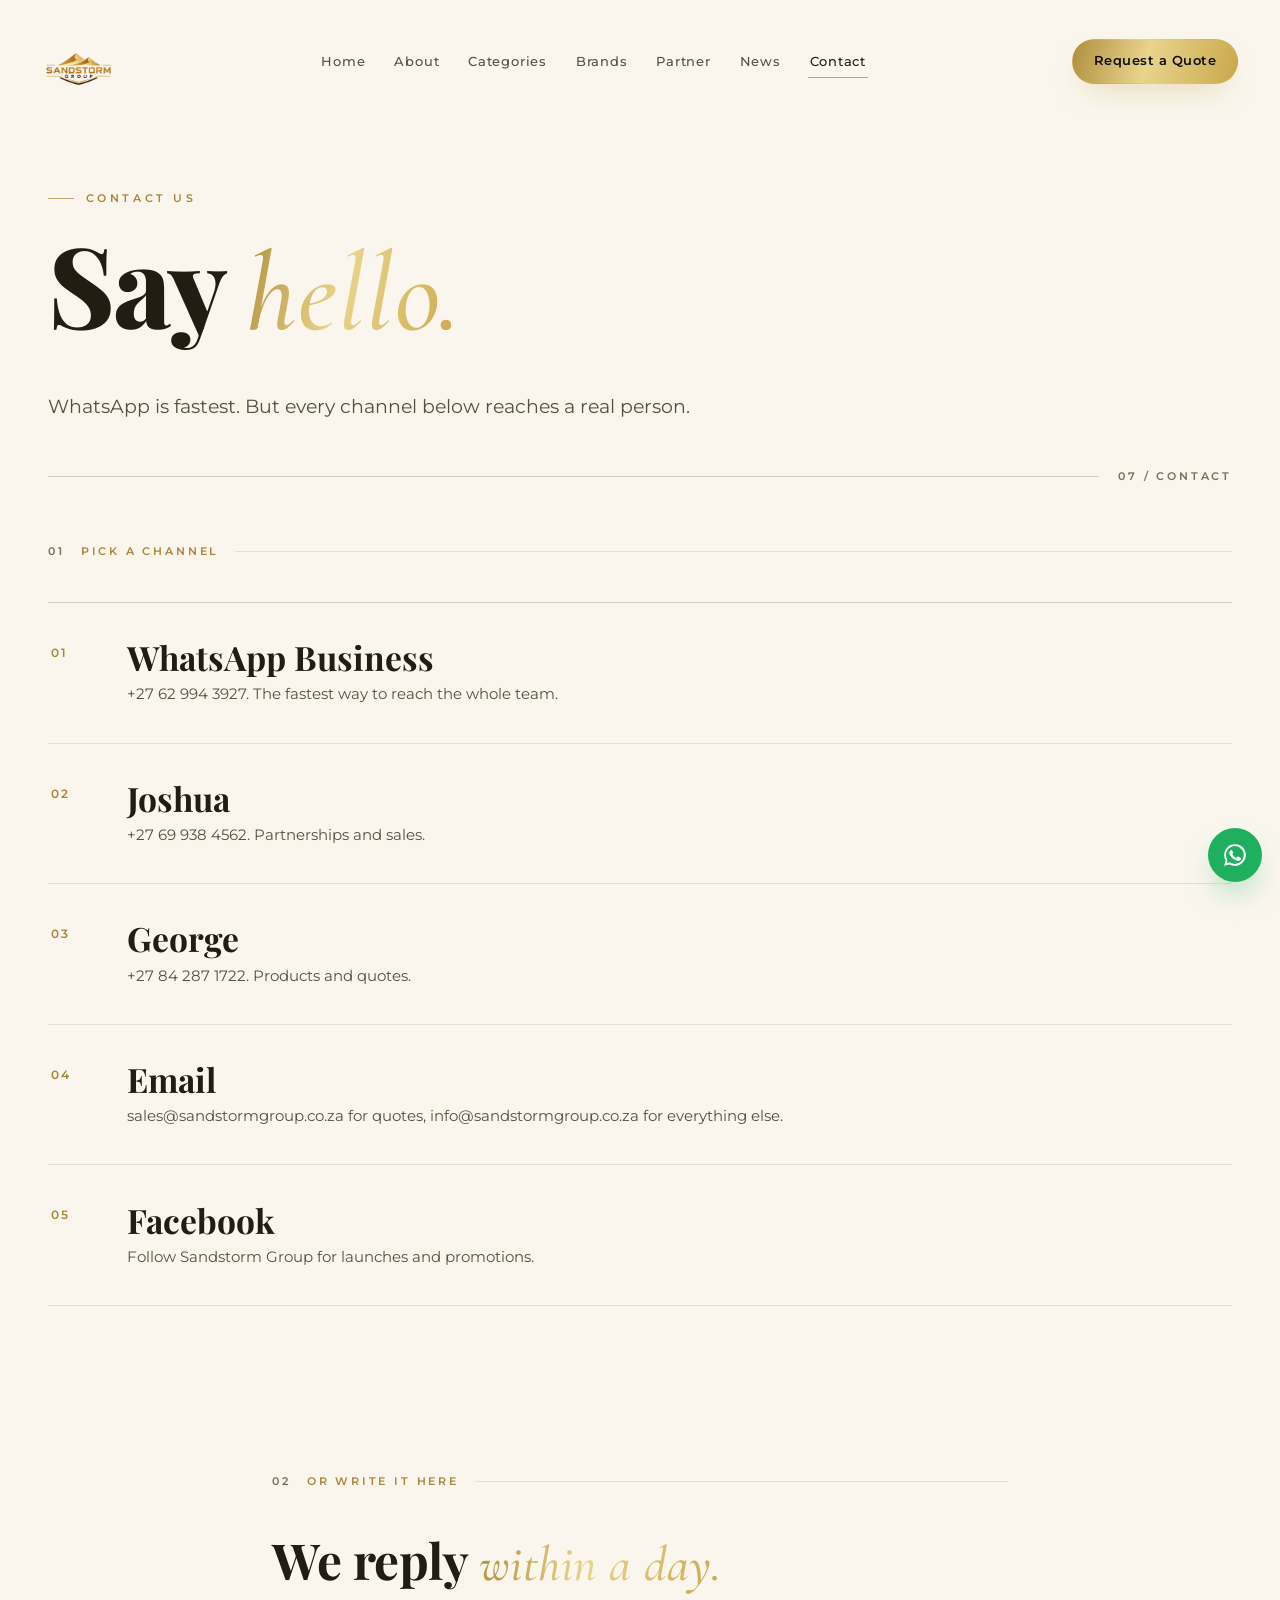
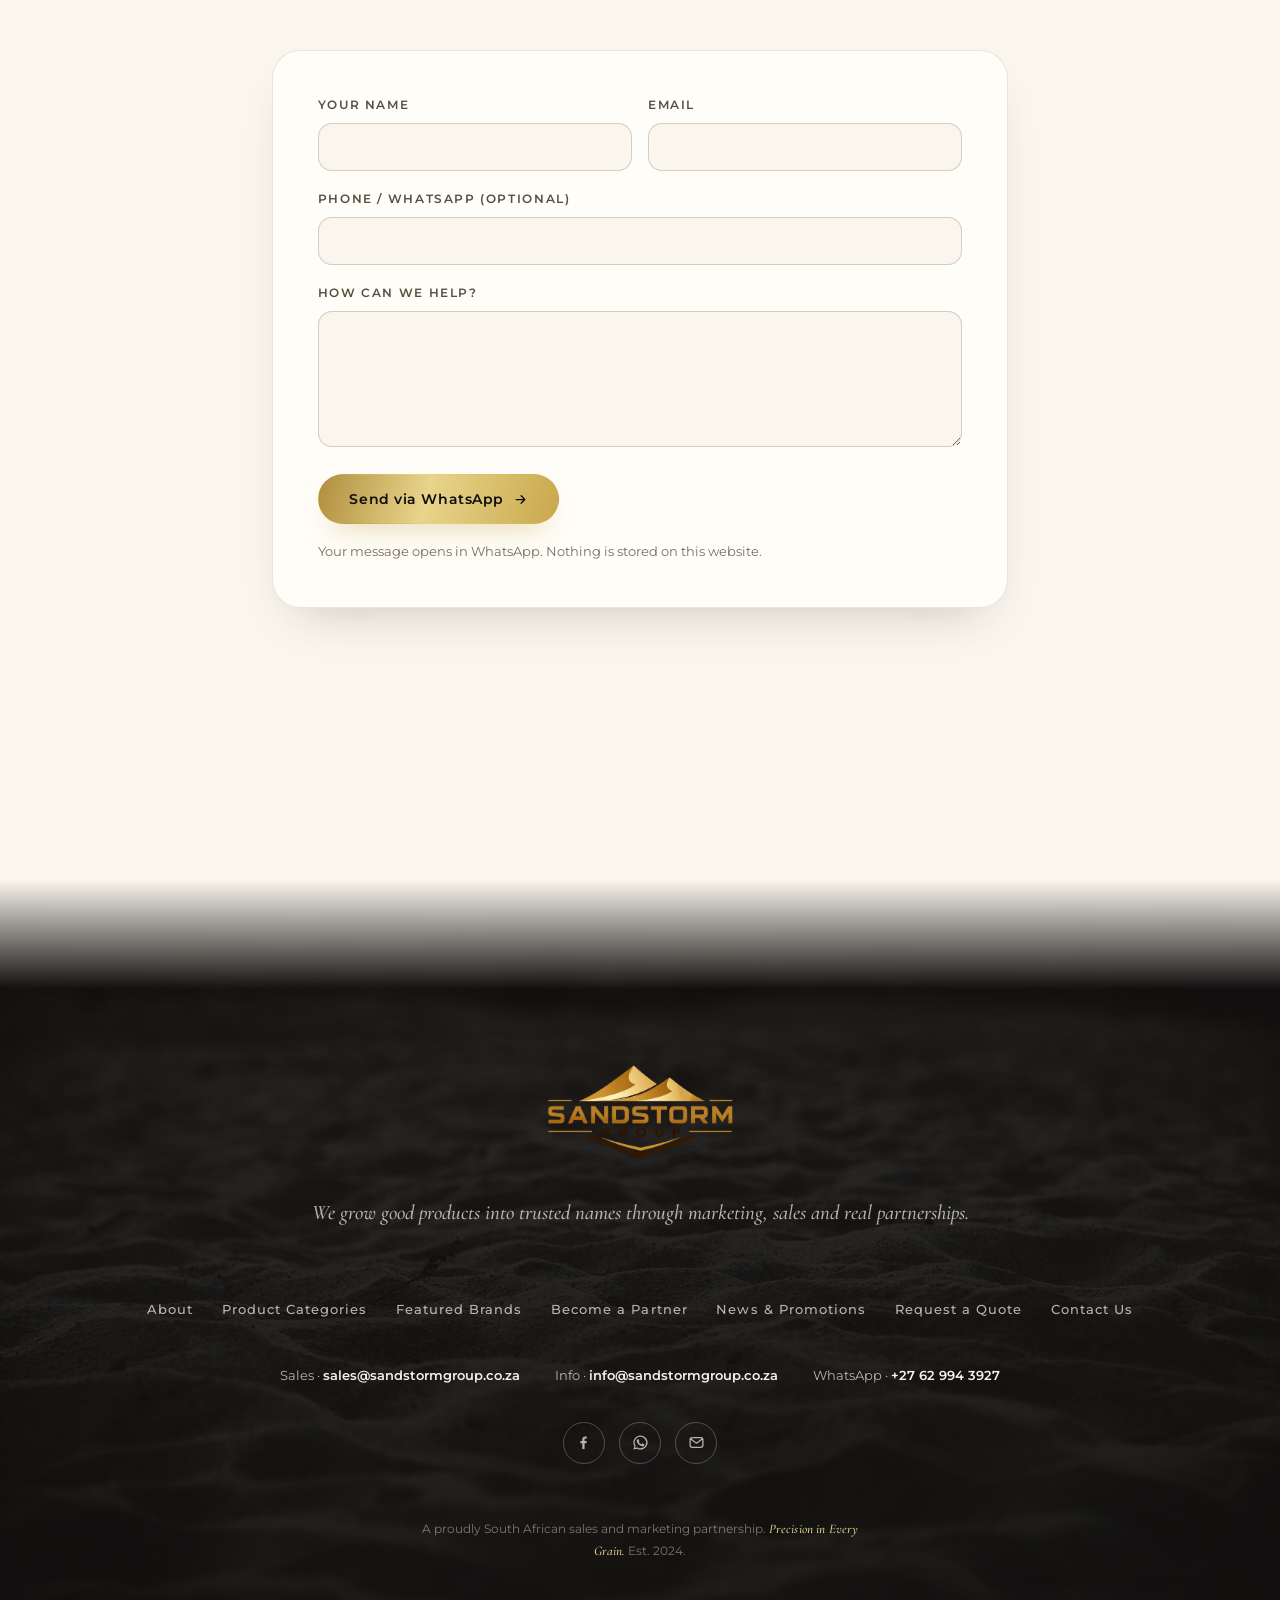
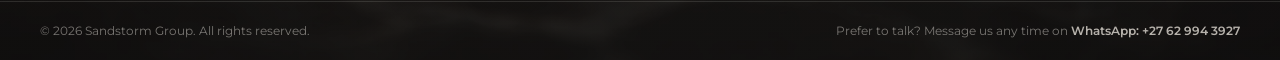
<file: contact.html>
<!DOCTYPE html>
<html lang="en" class="no-js">
<head>
  <meta charset="UTF-8">
  <meta name="viewport" content="width=device-width, initial-scale=1">
  <title>Contact Us | Sandstorm Group</title>
  <meta name="description" content="Talk to the Sandstorm Group team on WhatsApp, email or Facebook. Real people, fast answers.">
  <link rel="canonical" href="https://www.sandstormgroup.co.za/contact.html">
  <meta property="og:title" content="Contact Us | Sandstorm Group">
  <meta property="og:description" content="Talk to the Sandstorm Group team on WhatsApp, email or Facebook. Real people, fast answers.">
  <meta property="og:image" content="https://www.sandstormgroup.co.za/assets/img/hero-poster.jpg">
  <meta property="og:url" content="https://www.sandstormgroup.co.za/contact.html">
  <meta property="og:type" content="website">
  <meta name="theme-color" content="#0D0D0D">
  <link rel="icon" type="image/png" sizes="32x32" href="assets/img/favicon-32.png">
  <link rel="apple-touch-icon" href="assets/img/favicon-180.png">
  <link rel="preload" href="assets/fonts/playfair-display-800.woff2" as="font" type="font/woff2" crossorigin>
  <link rel="preload" href="assets/fonts/montserrat-400.woff2" as="font" type="font/woff2" crossorigin>
  <link rel="stylesheet" href="assets/css/fonts.css">
  <link rel="stylesheet" href="assets/css/main.css">
  <script>try{if(sessionStorage.getItem('ssg-curtain'))document.documentElement.classList.add('curtain-skip')}catch(e){}</script>
</head>
<body class="header-light">
  <div class="curtain" aria-hidden="true">
    <picture>
      <source srcset="assets/img/logo.webp" type="image/webp">
      <img src="assets/img/logo.png" alt="">
    </picture>
  </div>
  <div class="scroll-progress" aria-hidden="true"></div>
  <a class="skip-link" href="#main">Skip to content</a>

  <div class="mobile-menu" id="mobile-menu" aria-hidden="true">
    <nav aria-label="Mobile">
      <a href="index.html"><span class="idx">01</span>Home</a>
      <a href="about.html"><span class="idx">02</span>About</a>
      <a href="categories.html"><span class="idx">03</span>Product Categories</a>
      <a href="brands.html"><span class="idx">04</span>Featured Brands</a>
      <a href="partner.html"><span class="idx">05</span>Become a Partner</a>
      <a href="news.html"><span class="idx">06</span>News &amp; Promotions</a>
      <a href="contact.html" aria-current="page"><span class="idx">07</span>Contact Us</a>
      <a href="quote.html"><span class="idx">08</span>Request a Quote</a>
    </nav>
    <div class="menu-foot">
      <a class="btn btn--gold btn--sm" href="quote.html">Request a Quote</a>
      <a class="btn btn--whatsapp btn--sm" href="https://wa.me/27629943927" target="_blank" rel="noopener"><svg viewBox="0 0 24 24" fill="currentColor" aria-hidden="true"><path d="M12 2a10 10 0 0 0-8.6 15.1L2 22l5.1-1.3A10 10 0 1 0 12 2Zm0 18.2c-1.6 0-3.1-.4-4.4-1.2l-.3-.2-3 .8.8-3-.2-.3A8.2 8.2 0 1 1 12 20.2Zm4.6-6.1c-.3-.1-1.5-.7-1.7-.8-.2-.1-.4-.1-.6.1-.2.3-.6.8-.8 1-.1.2-.3.2-.5.1a6.7 6.7 0 0 1-3.4-3c-.3-.4 0-.5.2-.7l.4-.5c.1-.2.1-.3 0-.5l-.8-1.9c-.2-.5-.4-.4-.6-.4h-.5c-.2 0-.5.1-.7.3-.2.3-.9.9-.9 2.2s.9 2.5 1.1 2.7c.1.2 1.9 2.9 4.6 4 .6.3 1.1.5 1.5.6.6.2 1.2.2 1.7.1.5-.1 1.5-.6 1.7-1.2.2-.6.2-1.1.2-1.2l-.4-.3Z"/></svg> WhatsApp Us</a>
    </div>
  </div>

  <header class="site-header">
    <a class="brand" href="index.html" aria-label="Sandstorm Group home">
      <picture>
        <source srcset="assets/img/logo-sm.webp" type="image/webp">
        <img src="assets/img/logo-sm.png" alt="Sandstorm Group" width="200" height="168">
      </picture>
    </a>
    <nav class="nav-desktop" aria-label="Primary">
      <a href="index.html">Home</a>
        <a href="about.html">About</a>
        <a href="categories.html">Categories</a>
        <a href="brands.html">Brands</a>
        <a href="partner.html">Partner</a>
        <a href="news.html">News</a>
        <a href="contact.html" aria-current="page">Contact</a>
    </nav>
    <div class="header-actions">
      <a class="btn btn--gold btn--sm" href="quote.html">Request a Quote</a>
      <button class="menu-toggle" type="button" aria-label="Open menu" aria-expanded="false" aria-controls="mobile-menu">
        <span class="bars" aria-hidden="true"><span></span><span></span><span></span></span>
      </button>
    </div>
  </header>

  <main id="main">
    <section class="title-block">
      <div class="container">
        <p class="eyebrow" data-reveal>Contact us</p>
        <h1 data-reveal>Say <span class="accent-italic text-gold">hello.</span></h1>
        <p class="title-sub" data-reveal>WhatsApp is fastest. But every channel below reaches a real person.</p>
        <div class="title-meta" data-reveal="fade"><span>07 / Contact</span></div>
      </div>
    </section>

    <section class="section--tight" style="padding-top: 0.5rem">
      <div class="container">
        <p class="sec-label" data-reveal><span class="n">01</span> Pick a channel</p>
        <div class="line-rows">
      <a class="line-row" href="https://wa.me/27629943927" data-reveal>
        <span class="row-idx">01</span>
        <span class="row-title">WhatsApp Business</span>
        <p class="row-text">+27 62 994 3927. The fastest way to reach the whole team.</p>
        <svg class="row-arrow" viewBox="0 0 24 24" width="22" height="22" fill="none" stroke="currentColor" stroke-width="2" stroke-linecap="round" stroke-linejoin="round" aria-hidden="true"><path d="M5 12h14M13 6l6 6-6 6"/></svg>
      </a>
      <a class="line-row" href="https://wa.me/27699384562" data-reveal>
        <span class="row-idx">02</span>
        <span class="row-title">Joshua</span>
        <p class="row-text">+27 69 938 4562. Partnerships and sales.</p>
        <svg class="row-arrow" viewBox="0 0 24 24" width="22" height="22" fill="none" stroke="currentColor" stroke-width="2" stroke-linecap="round" stroke-linejoin="round" aria-hidden="true"><path d="M5 12h14M13 6l6 6-6 6"/></svg>
      </a>
      <a class="line-row" href="https://wa.me/27842871722" data-reveal>
        <span class="row-idx">03</span>
        <span class="row-title">George</span>
        <p class="row-text">+27 84 287 1722. Products and quotes.</p>
        <svg class="row-arrow" viewBox="0 0 24 24" width="22" height="22" fill="none" stroke="currentColor" stroke-width="2" stroke-linecap="round" stroke-linejoin="round" aria-hidden="true"><path d="M5 12h14M13 6l6 6-6 6"/></svg>
      </a>
      <a class="line-row" href="mailto:sales@sandstormgroup.co.za" data-reveal>
        <span class="row-idx">04</span>
        <span class="row-title">Email</span>
        <p class="row-text">sales@sandstormgroup.co.za for quotes, info@sandstormgroup.co.za for everything else.</p>
        <svg class="row-arrow" viewBox="0 0 24 24" width="22" height="22" fill="none" stroke="currentColor" stroke-width="2" stroke-linecap="round" stroke-linejoin="round" aria-hidden="true"><path d="M5 12h14M13 6l6 6-6 6"/></svg>
      </a>
      <a class="line-row" href="https://www.facebook.com/profile.php?id=61589488565900" data-reveal>
        <span class="row-idx">05</span>
        <span class="row-title">Facebook</span>
        <p class="row-text">Follow Sandstorm Group for launches and promotions.</p>
        <svg class="row-arrow" viewBox="0 0 24 24" width="22" height="22" fill="none" stroke="currentColor" stroke-width="2" stroke-linecap="round" stroke-linejoin="round" aria-hidden="true"><path d="M5 12h14M13 6l6 6-6 6"/></svg>
      </a>
        </div>
      </div>
    </section>

    <section class="section" style="padding-top: calc(var(--space-section) * 0.6)">
      <div class="container" style="max-width:46rem">
        <p class="sec-label" data-reveal><span class="n">02</span> Or write it here</p>
        <div class="section-head" data-reveal>
          <h2>We reply <span class="accent-italic text-gold">within a day.</span></h2>
        </div>
        <div data-reveal>
          <div class="form-card">
            <form data-wa-form="Contact message" novalidate>
              <div class="field-row">
                <div class="field">
                  <label for="c-name">Your name</label>
                  <input id="c-name" name="name" type="text" autocomplete="name" required>
                </div>
                <div class="field">
                  <label for="c-email">Email</label>
                  <input id="c-email" name="email" type="email" autocomplete="email" required>
                </div>
              </div>
              <div class="field">
                <label for="c-phone">Phone / WhatsApp (optional)</label>
                <input id="c-phone" name="phone" type="tel" autocomplete="tel">
              </div>
              <div class="field">
                <label for="c-message">How can we help?</label>
                <textarea id="c-message" name="message" required></textarea>
              </div>
              <button class="btn btn--gold" type="submit">Send via WhatsApp <svg class="btn-arrow" viewBox="0 0 24 24" width="15" height="15" fill="none" stroke="currentColor" stroke-width="2" stroke-linecap="round" stroke-linejoin="round" aria-hidden="true"><path d="M5 12h14M13 6l6 6-6 6"/></svg></button>
            </form>
            <div class="form-success" role="status">
              WhatsApp should have opened with your message ready to send. If it did not, <a data-mailto href="mailto:info@sandstormgroup.co.za">email us instead</a>.
            </div>
            <p class="form-note">Your message opens in WhatsApp. Nothing is stored on this website.</p>
          </div>
        </div>
      </div>
    </section>
  </main>

  <footer class="site-footer">
    <div class="footer-brand" data-reveal>
      <picture>
        <source srcset="assets/img/logo.webp" type="image/webp">
        <img src="assets/img/logo.png" alt="Sandstorm Group" width="560" height="471" loading="lazy">
      </picture>
      <p class="footer-tag">We grow good products into trusted names through marketing, sales and real partnerships.</p>
    </div>

    <nav class="footer-nav" aria-label="Footer">
      <a href="about.html">About</a>
      <a href="categories.html">Product Categories</a>
      <a href="brands.html">Featured Brands</a>
      <a href="partner.html">Become a Partner</a>
      <a href="news.html">News &amp; Promotions</a>
      <a href="quote.html">Request a Quote</a>
      <a href="contact.html">Contact Us</a>
    </nav>

    <div class="footer-contact">
      <span>Sales · <a href="mailto:sales@sandstormgroup.co.za">sales@sandstormgroup.co.za</a></span>
      <span>Info · <a href="mailto:info@sandstormgroup.co.za">info@sandstormgroup.co.za</a></span>
      <span>WhatsApp · <a href="https://wa.me/27629943927" target="_blank" rel="noopener">+27 62 994 3927</a></span>
    </div>

    <div class="footer-social">
      <a href="https://www.facebook.com/profile.php?id=61589488565900" target="_blank" rel="noopener" aria-label="Sandstorm Group on Facebook">
        <svg viewBox="0 0 24 24" fill="currentColor" aria-hidden="true"><path d="M13.5 21v-8h2.7l.4-3.1h-3.1V7.9c0-.9.3-1.5 1.6-1.5h1.6V3.6c-.3 0-1.3-.1-2.4-.1-2.4 0-4 1.4-4 4.1v2.3H7.6V13h2.7v8h3.2z"/></svg>
      </a>
      <a href="https://wa.me/27629943927" target="_blank" rel="noopener" aria-label="Chat with Sandstorm Group on WhatsApp"><svg viewBox="0 0 24 24" fill="currentColor" aria-hidden="true"><path d="M12 2a10 10 0 0 0-8.6 15.1L2 22l5.1-1.3A10 10 0 1 0 12 2Zm0 18.2c-1.6 0-3.1-.4-4.4-1.2l-.3-.2-3 .8.8-3-.2-.3A8.2 8.2 0 1 1 12 20.2Zm4.6-6.1c-.3-.1-1.5-.7-1.7-.8-.2-.1-.4-.1-.6.1-.2.3-.6.8-.8 1-.1.2-.3.2-.5.1a6.7 6.7 0 0 1-3.4-3c-.3-.4 0-.5.2-.7l.4-.5c.1-.2.1-.3 0-.5l-.8-1.9c-.2-.5-.4-.4-.6-.4h-.5c-.2 0-.5.1-.7.3-.2.3-.9.9-.9 2.2s.9 2.5 1.1 2.7c.1.2 1.9 2.9 4.6 4 .6.3 1.1.5 1.5.6.6.2 1.2.2 1.7.1.5-.1 1.5-.6 1.7-1.2.2-.6.2-1.1.2-1.2l-.4-.3Z"/></svg></a>
      <a href="mailto:sales@sandstormgroup.co.za" aria-label="Email Sandstorm Group">
        <svg viewBox="0 0 24 24" fill="none" stroke="currentColor" stroke-width="1.8" stroke-linecap="round" stroke-linejoin="round" aria-hidden="true"><rect x="3" y="5" width="18" height="14" rx="3"/><path d="m4 7 8 6 8-6"/></svg>
      </a>
    </div>

    <p class="footer-partnerline">A proudly South African sales and marketing partnership. <span class="accent-italic">Precision in Every Grain.</span> Est. 2024.</p>

    <div class="footer-bottom">
      <span>&copy; <span data-year>2026</span> Sandstorm Group. All rights reserved.</span>
      <span>Prefer to talk? Message us any time on <a href="https://wa.me/27629943927" target="_blank" rel="noopener">WhatsApp: +27 62 994 3927</a></span>
    </div>
  </footer>

  <a class="wa-float" href="https://wa.me/27629943927" target="_blank" rel="noopener" aria-label="Chat on WhatsApp"><svg viewBox="0 0 24 24" fill="currentColor" aria-hidden="true"><path d="M12 2a10 10 0 0 0-8.6 15.1L2 22l5.1-1.3A10 10 0 1 0 12 2Zm0 18.2c-1.6 0-3.1-.4-4.4-1.2l-.3-.2-3 .8.8-3-.2-.3A8.2 8.2 0 1 1 12 20.2Zm4.6-6.1c-.3-.1-1.5-.7-1.7-.8-.2-.1-.4-.1-.6.1-.2.3-.6.8-.8 1-.1.2-.3.2-.5.1a6.7 6.7 0 0 1-3.4-3c-.3-.4 0-.5.2-.7l.4-.5c.1-.2.1-.3 0-.5l-.8-1.9c-.2-.5-.4-.4-.6-.4h-.5c-.2 0-.5.1-.7.3-.2.3-.9.9-.9 2.2s.9 2.5 1.1 2.7c.1.2 1.9 2.9 4.6 4 .6.3 1.1.5 1.5.6.6.2 1.2.2 1.7.1.5-.1 1.5-.6 1.7-1.2.2-.6.2-1.1.2-1.2l-.4-.3Z"/></svg></a>

  <script src="assets/js/vendor/gsap.min.js"></script>
  <script src="assets/js/vendor/ScrollTrigger.min.js"></script>
  <script src="assets/js/main.js"></script>
</body>
</html>
</file>
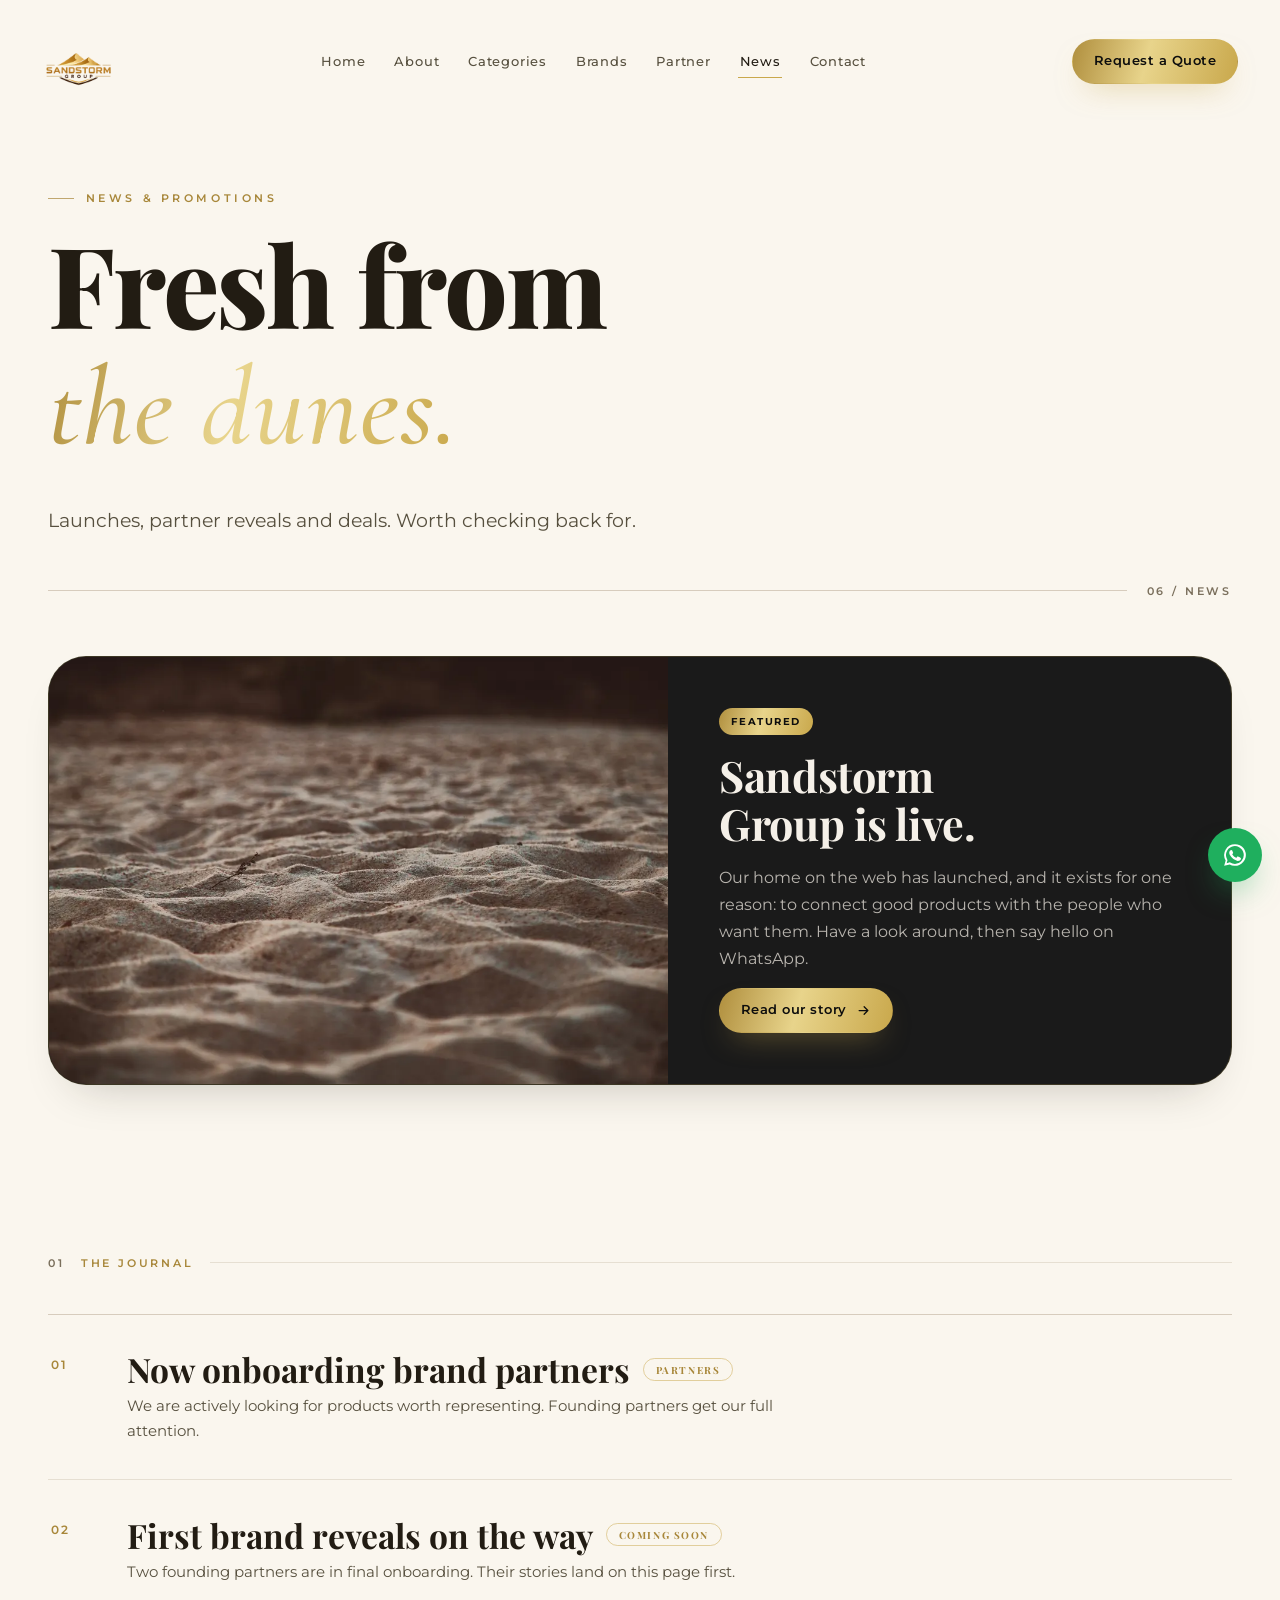
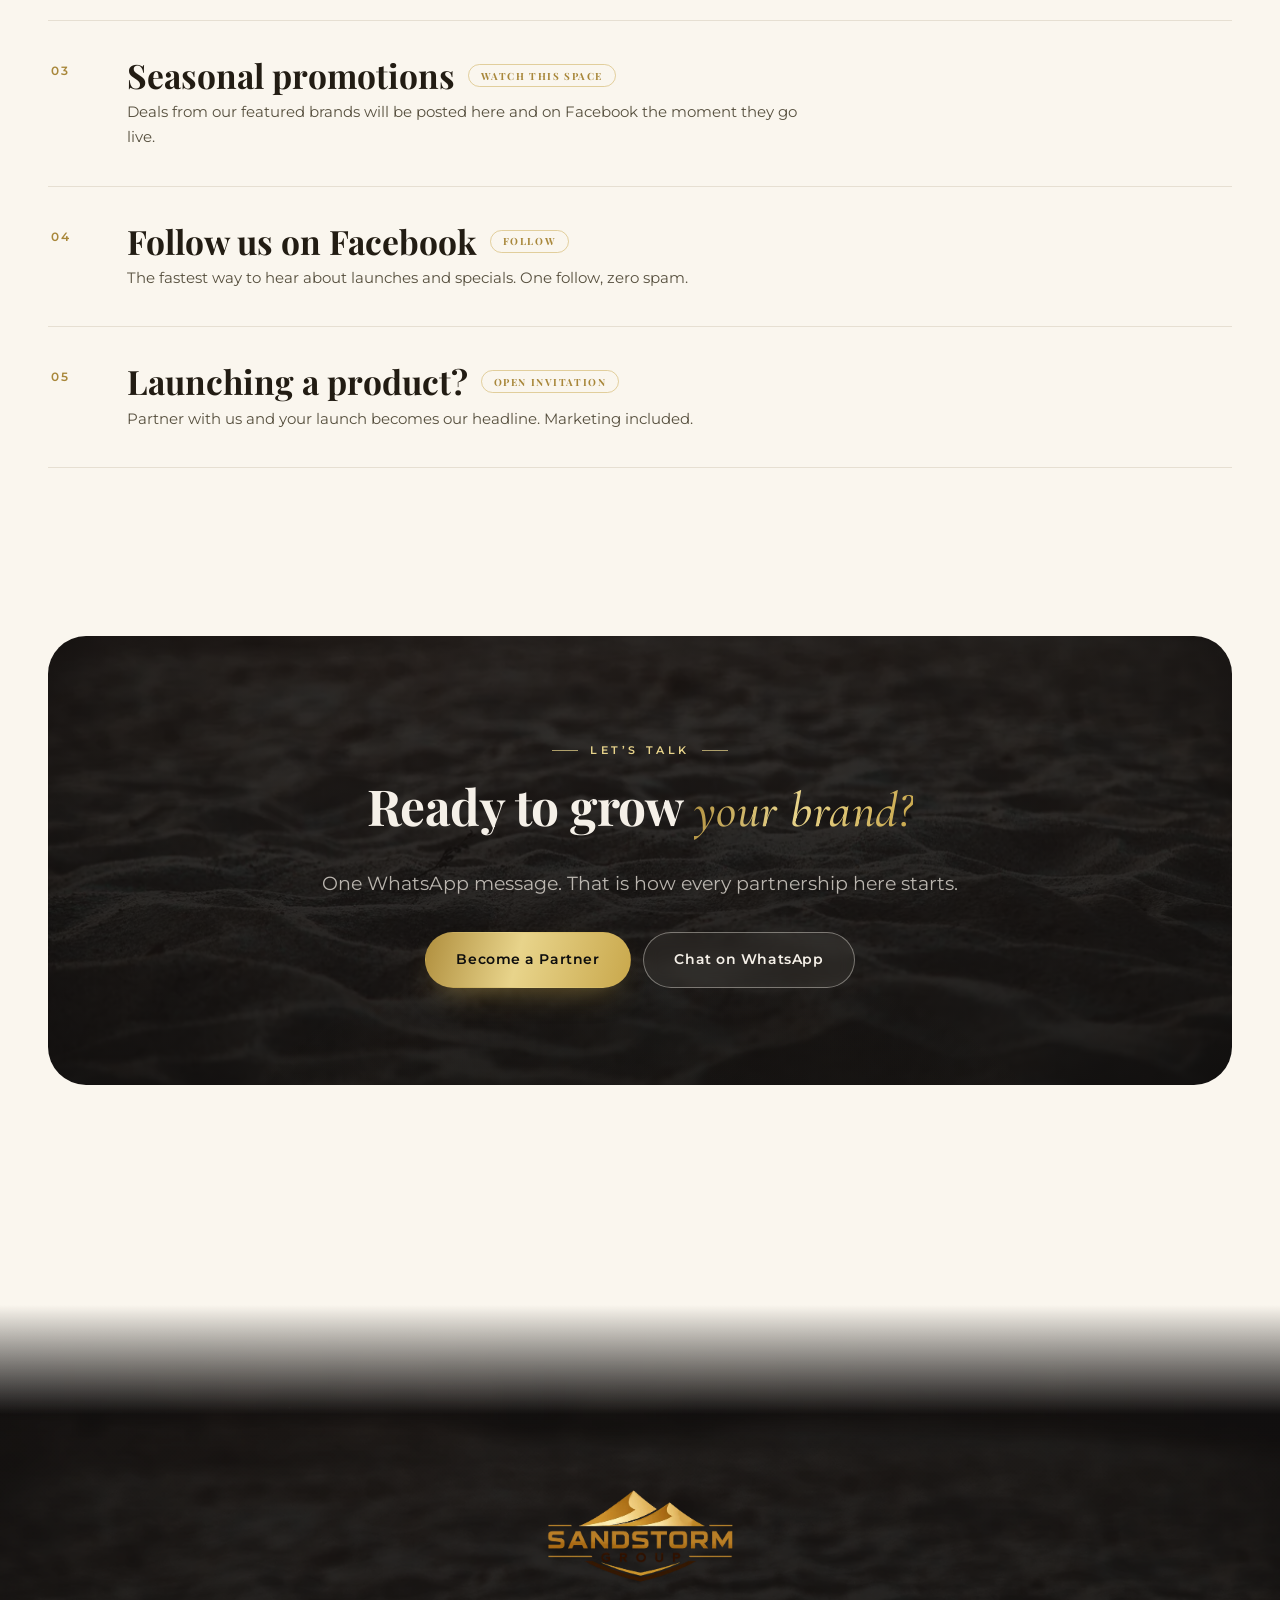
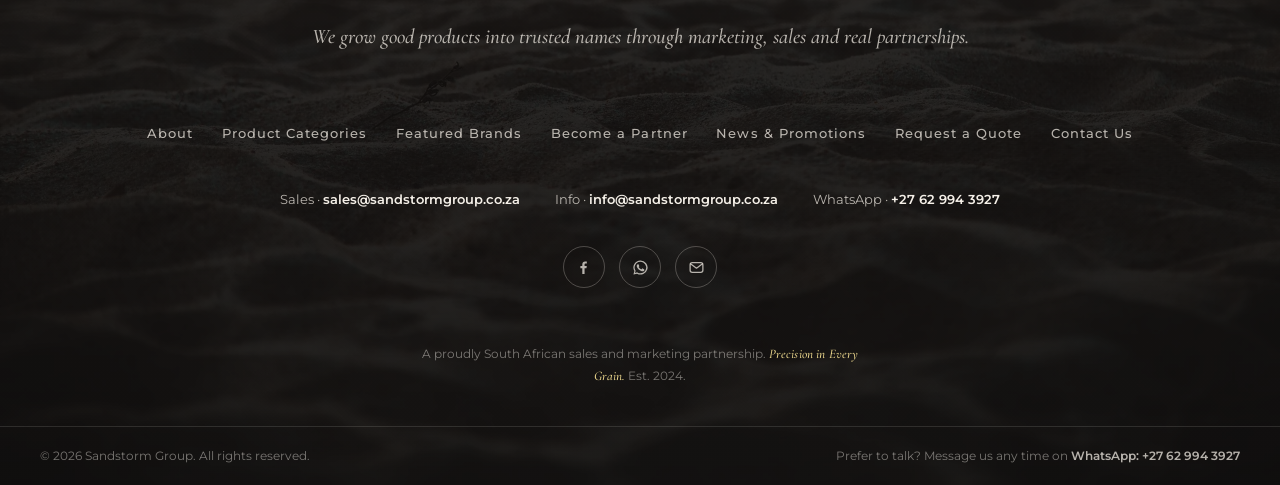
<file: news.html>
<!DOCTYPE html>
<html lang="en" class="no-js">
<head>
  <meta charset="UTF-8">
  <meta name="viewport" content="width=device-width, initial-scale=1">
  <title>News & Promotions | Sandstorm Group</title>
  <meta name="description" content="Launches, partner reveals and promotions from Sandstorm Group. The good stuff lands here first.">
  <link rel="canonical" href="https://www.sandstormgroup.co.za/news.html">
  <meta property="og:title" content="News & Promotions | Sandstorm Group">
  <meta property="og:description" content="Launches, partner reveals and promotions from Sandstorm Group. The good stuff lands here first.">
  <meta property="og:image" content="https://www.sandstormgroup.co.za/assets/img/hero-poster.jpg">
  <meta property="og:url" content="https://www.sandstormgroup.co.za/news.html">
  <meta property="og:type" content="website">
  <meta name="theme-color" content="#0D0D0D">
  <link rel="icon" type="image/png" sizes="32x32" href="assets/img/favicon-32.png">
  <link rel="apple-touch-icon" href="assets/img/favicon-180.png">
  <link rel="preload" href="assets/fonts/playfair-display-800.woff2" as="font" type="font/woff2" crossorigin>
  <link rel="preload" href="assets/fonts/montserrat-400.woff2" as="font" type="font/woff2" crossorigin>
  <link rel="stylesheet" href="assets/css/fonts.css">
  <link rel="stylesheet" href="assets/css/main.css">
  <script>try{if(sessionStorage.getItem('ssg-curtain'))document.documentElement.classList.add('curtain-skip')}catch(e){}</script>
</head>
<body class="header-light">
  <div class="curtain" aria-hidden="true">
    <picture>
      <source srcset="assets/img/logo.webp" type="image/webp">
      <img src="assets/img/logo.png" alt="">
    </picture>
  </div>
  <div class="scroll-progress" aria-hidden="true"></div>
  <a class="skip-link" href="#main">Skip to content</a>

  <div class="mobile-menu" id="mobile-menu" aria-hidden="true">
    <nav aria-label="Mobile">
      <a href="index.html"><span class="idx">01</span>Home</a>
      <a href="about.html"><span class="idx">02</span>About</a>
      <a href="categories.html"><span class="idx">03</span>Product Categories</a>
      <a href="brands.html"><span class="idx">04</span>Featured Brands</a>
      <a href="partner.html"><span class="idx">05</span>Become a Partner</a>
      <a href="news.html" aria-current="page"><span class="idx">06</span>News &amp; Promotions</a>
      <a href="contact.html"><span class="idx">07</span>Contact Us</a>
      <a href="quote.html"><span class="idx">08</span>Request a Quote</a>
    </nav>
    <div class="menu-foot">
      <a class="btn btn--gold btn--sm" href="quote.html">Request a Quote</a>
      <a class="btn btn--whatsapp btn--sm" href="https://wa.me/27629943927" target="_blank" rel="noopener"><svg viewBox="0 0 24 24" fill="currentColor" aria-hidden="true"><path d="M12 2a10 10 0 0 0-8.6 15.1L2 22l5.1-1.3A10 10 0 1 0 12 2Zm0 18.2c-1.6 0-3.1-.4-4.4-1.2l-.3-.2-3 .8.8-3-.2-.3A8.2 8.2 0 1 1 12 20.2Zm4.6-6.1c-.3-.1-1.5-.7-1.7-.8-.2-.1-.4-.1-.6.1-.2.3-.6.8-.8 1-.1.2-.3.2-.5.1a6.7 6.7 0 0 1-3.4-3c-.3-.4 0-.5.2-.7l.4-.5c.1-.2.1-.3 0-.5l-.8-1.9c-.2-.5-.4-.4-.6-.4h-.5c-.2 0-.5.1-.7.3-.2.3-.9.9-.9 2.2s.9 2.5 1.1 2.7c.1.2 1.9 2.9 4.6 4 .6.3 1.1.5 1.5.6.6.2 1.2.2 1.7.1.5-.1 1.5-.6 1.7-1.2.2-.6.2-1.1.2-1.2l-.4-.3Z"/></svg> WhatsApp Us</a>
    </div>
  </div>

  <header class="site-header">
    <a class="brand" href="index.html" aria-label="Sandstorm Group home">
      <picture>
        <source srcset="assets/img/logo-sm.webp" type="image/webp">
        <img src="assets/img/logo-sm.png" alt="Sandstorm Group" width="200" height="168">
      </picture>
    </a>
    <nav class="nav-desktop" aria-label="Primary">
      <a href="index.html">Home</a>
        <a href="about.html">About</a>
        <a href="categories.html">Categories</a>
        <a href="brands.html">Brands</a>
        <a href="partner.html">Partner</a>
        <a href="news.html" aria-current="page">News</a>
        <a href="contact.html">Contact</a>
    </nav>
    <div class="header-actions">
      <a class="btn btn--gold btn--sm" href="quote.html">Request a Quote</a>
      <button class="menu-toggle" type="button" aria-label="Open menu" aria-expanded="false" aria-controls="mobile-menu">
        <span class="bars" aria-hidden="true"><span></span><span></span><span></span></span>
      </button>
    </div>
  </header>

  <main id="main">
    <section class="title-block">
      <div class="container">
        <p class="eyebrow" data-reveal>News &amp; promotions</p>
        <h1 data-reveal>Fresh from <span class="accent-italic text-gold">the dunes.</span></h1>
        <p class="title-sub" data-reveal>Launches, partner reveals and deals. Worth checking back for.</p>
        <div class="title-meta" data-reveal="fade"><span>06 / News</span></div>
      </div>
    </section>

    <section class="section--tight" style="padding-top: 0.5rem">
      <div class="container">
        <div class="feature-story" data-reveal="scale">
          <div class="fs-media" data-zoom>
            <img src="assets/img/sand-1200.webp" alt="Desert sand at dusk" loading="lazy">
          </div>
          <div class="fs-body">
            <span class="tag">Featured</span>
            <h2>Sandstorm Group is live.</h2>
            <p>Our home on the web has launched, and it exists for one reason: to connect good products with the people who want them. Have a look around, then say hello on WhatsApp.</p>
            <a class="btn btn--gold btn--sm" href="about.html">Read our story <svg class="btn-arrow" viewBox="0 0 24 24" width="15" height="15" fill="none" stroke="currentColor" stroke-width="2" stroke-linecap="round" stroke-linejoin="round" aria-hidden="true"><path d="M5 12h14M13 6l6 6-6 6"/></svg></a>
          </div>
        </div>
      </div>
    </section>

    <section class="section--tight">
      <div class="container">
        <p class="sec-label" data-reveal><span class="n">01</span> The journal</p>
        <div class="line-rows">
      <a class="line-row" href="partner.html" data-reveal>
        <span class="row-idx">01</span>
        <span class="row-title">Now onboarding brand partners <span class="tag tag--ghost">Partners</span></span>
        <p class="row-text">We are actively looking for products worth representing. Founding partners get our full attention.</p>
        <svg class="row-arrow" viewBox="0 0 24 24" width="22" height="22" fill="none" stroke="currentColor" stroke-width="2" stroke-linecap="round" stroke-linejoin="round" aria-hidden="true"><path d="M5 12h14M13 6l6 6-6 6"/></svg>
      </a>
      <a class="line-row" href="brands.html" data-reveal>
        <span class="row-idx">02</span>
        <span class="row-title">First brand reveals on the way <span class="tag tag--ghost">Coming soon</span></span>
        <p class="row-text">Two founding partners are in final onboarding. Their stories land on this page first.</p>
        <svg class="row-arrow" viewBox="0 0 24 24" width="22" height="22" fill="none" stroke="currentColor" stroke-width="2" stroke-linecap="round" stroke-linejoin="round" aria-hidden="true"><path d="M5 12h14M13 6l6 6-6 6"/></svg>
      </a>
      <a class="line-row" href="https://www.facebook.com/profile.php?id=61589488565900" data-reveal>
        <span class="row-idx">03</span>
        <span class="row-title">Seasonal promotions <span class="tag tag--ghost">Watch this space</span></span>
        <p class="row-text">Deals from our featured brands will be posted here and on Facebook the moment they go live.</p>
        <svg class="row-arrow" viewBox="0 0 24 24" width="22" height="22" fill="none" stroke="currentColor" stroke-width="2" stroke-linecap="round" stroke-linejoin="round" aria-hidden="true"><path d="M5 12h14M13 6l6 6-6 6"/></svg>
      </a>
      <a class="line-row" href="https://www.facebook.com/profile.php?id=61589488565900" data-reveal>
        <span class="row-idx">04</span>
        <span class="row-title">Follow us on Facebook <span class="tag tag--ghost">Follow</span></span>
        <p class="row-text">The fastest way to hear about launches and specials. One follow, zero spam.</p>
        <svg class="row-arrow" viewBox="0 0 24 24" width="22" height="22" fill="none" stroke="currentColor" stroke-width="2" stroke-linecap="round" stroke-linejoin="round" aria-hidden="true"><path d="M5 12h14M13 6l6 6-6 6"/></svg>
      </a>
      <a class="line-row" href="partner.html" data-reveal>
        <span class="row-idx">05</span>
        <span class="row-title">Launching a product? <span class="tag tag--ghost">Open invitation</span></span>
        <p class="row-text">Partner with us and your launch becomes our headline. Marketing included.</p>
        <svg class="row-arrow" viewBox="0 0 24 24" width="22" height="22" fill="none" stroke="currentColor" stroke-width="2" stroke-linecap="round" stroke-linejoin="round" aria-hidden="true"><path d="M5 12h14M13 6l6 6-6 6"/></svg>
      </a>
        </div>
      </div>
    </section>

    <section class="section--tight">
      <div class="container">
        <div class="cta-band grain" data-reveal="scale">
          <p class="eyebrow eyebrow--center">Let&rsquo;s talk</p>
          <h2>Ready to grow <span class="accent-italic text-gold">your brand?</span></h2>
          <p class="lead">One WhatsApp message. That is how every partnership here starts.</p>
          <div class="hero-ctas">
            <a class="btn btn--gold" href="partner.html">Become a Partner</a>
            <a class="btn btn--ghost-dark" href="https://wa.me/27629943927" target="_blank" rel="noopener">Chat on WhatsApp</a>
          </div>
        </div>
      </div>
    </section>
  </main>

  <footer class="site-footer">
    <div class="footer-brand" data-reveal>
      <picture>
        <source srcset="assets/img/logo.webp" type="image/webp">
        <img src="assets/img/logo.png" alt="Sandstorm Group" width="560" height="471" loading="lazy">
      </picture>
      <p class="footer-tag">We grow good products into trusted names through marketing, sales and real partnerships.</p>
    </div>

    <nav class="footer-nav" aria-label="Footer">
      <a href="about.html">About</a>
      <a href="categories.html">Product Categories</a>
      <a href="brands.html">Featured Brands</a>
      <a href="partner.html">Become a Partner</a>
      <a href="news.html">News &amp; Promotions</a>
      <a href="quote.html">Request a Quote</a>
      <a href="contact.html">Contact Us</a>
    </nav>

    <div class="footer-contact">
      <span>Sales · <a href="mailto:sales@sandstormgroup.co.za">sales@sandstormgroup.co.za</a></span>
      <span>Info · <a href="mailto:info@sandstormgroup.co.za">info@sandstormgroup.co.za</a></span>
      <span>WhatsApp · <a href="https://wa.me/27629943927" target="_blank" rel="noopener">+27 62 994 3927</a></span>
    </div>

    <div class="footer-social">
      <a href="https://www.facebook.com/profile.php?id=61589488565900" target="_blank" rel="noopener" aria-label="Sandstorm Group on Facebook">
        <svg viewBox="0 0 24 24" fill="currentColor" aria-hidden="true"><path d="M13.5 21v-8h2.7l.4-3.1h-3.1V7.9c0-.9.3-1.5 1.6-1.5h1.6V3.6c-.3 0-1.3-.1-2.4-.1-2.4 0-4 1.4-4 4.1v2.3H7.6V13h2.7v8h3.2z"/></svg>
      </a>
      <a href="https://wa.me/27629943927" target="_blank" rel="noopener" aria-label="Chat with Sandstorm Group on WhatsApp"><svg viewBox="0 0 24 24" fill="currentColor" aria-hidden="true"><path d="M12 2a10 10 0 0 0-8.6 15.1L2 22l5.1-1.3A10 10 0 1 0 12 2Zm0 18.2c-1.6 0-3.1-.4-4.4-1.2l-.3-.2-3 .8.8-3-.2-.3A8.2 8.2 0 1 1 12 20.2Zm4.6-6.1c-.3-.1-1.5-.7-1.7-.8-.2-.1-.4-.1-.6.1-.2.3-.6.8-.8 1-.1.2-.3.2-.5.1a6.7 6.7 0 0 1-3.4-3c-.3-.4 0-.5.2-.7l.4-.5c.1-.2.1-.3 0-.5l-.8-1.9c-.2-.5-.4-.4-.6-.4h-.5c-.2 0-.5.1-.7.3-.2.3-.9.9-.9 2.2s.9 2.5 1.1 2.7c.1.2 1.9 2.9 4.6 4 .6.3 1.1.5 1.5.6.6.2 1.2.2 1.7.1.5-.1 1.5-.6 1.7-1.2.2-.6.2-1.1.2-1.2l-.4-.3Z"/></svg></a>
      <a href="mailto:sales@sandstormgroup.co.za" aria-label="Email Sandstorm Group">
        <svg viewBox="0 0 24 24" fill="none" stroke="currentColor" stroke-width="1.8" stroke-linecap="round" stroke-linejoin="round" aria-hidden="true"><rect x="3" y="5" width="18" height="14" rx="3"/><path d="m4 7 8 6 8-6"/></svg>
      </a>
    </div>

    <p class="footer-partnerline">A proudly South African sales and marketing partnership. <span class="accent-italic">Precision in Every Grain.</span> Est. 2024.</p>

    <div class="footer-bottom">
      <span>&copy; <span data-year>2026</span> Sandstorm Group. All rights reserved.</span>
      <span>Prefer to talk? Message us any time on <a href="https://wa.me/27629943927" target="_blank" rel="noopener">WhatsApp: +27 62 994 3927</a></span>
    </div>
  </footer>

  <a class="wa-float" href="https://wa.me/27629943927" target="_blank" rel="noopener" aria-label="Chat on WhatsApp"><svg viewBox="0 0 24 24" fill="currentColor" aria-hidden="true"><path d="M12 2a10 10 0 0 0-8.6 15.1L2 22l5.1-1.3A10 10 0 1 0 12 2Zm0 18.2c-1.6 0-3.1-.4-4.4-1.2l-.3-.2-3 .8.8-3-.2-.3A8.2 8.2 0 1 1 12 20.2Zm4.6-6.1c-.3-.1-1.5-.7-1.7-.8-.2-.1-.4-.1-.6.1-.2.3-.6.8-.8 1-.1.2-.3.2-.5.1a6.7 6.7 0 0 1-3.4-3c-.3-.4 0-.5.2-.7l.4-.5c.1-.2.1-.3 0-.5l-.8-1.9c-.2-.5-.4-.4-.6-.4h-.5c-.2 0-.5.1-.7.3-.2.3-.9.9-.9 2.2s.9 2.5 1.1 2.7c.1.2 1.9 2.9 4.6 4 .6.3 1.1.5 1.5.6.6.2 1.2.2 1.7.1.5-.1 1.5-.6 1.7-1.2.2-.6.2-1.1.2-1.2l-.4-.3Z"/></svg></a>

  <script src="assets/js/vendor/gsap.min.js"></script>
  <script src="assets/js/vendor/ScrollTrigger.min.js"></script>
  <script src="assets/js/main.js"></script>
</body>
</html>
</file>
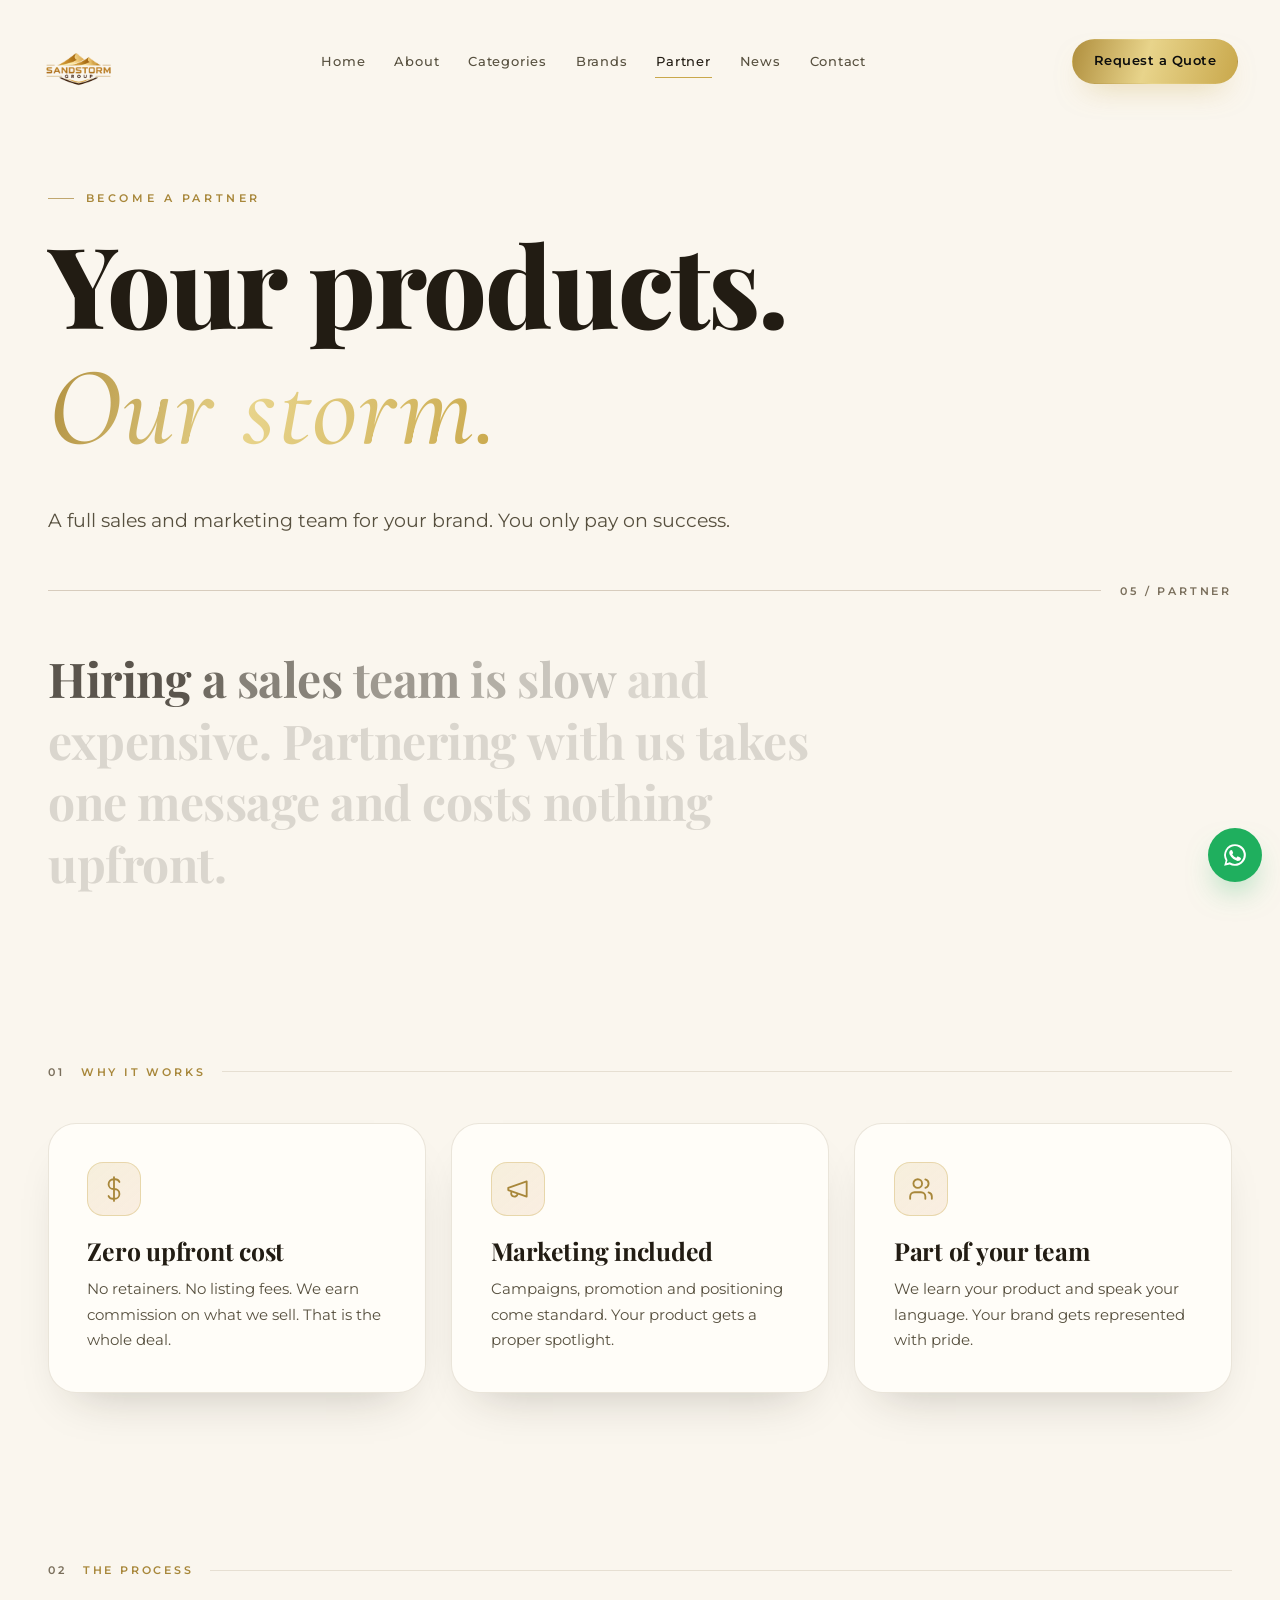
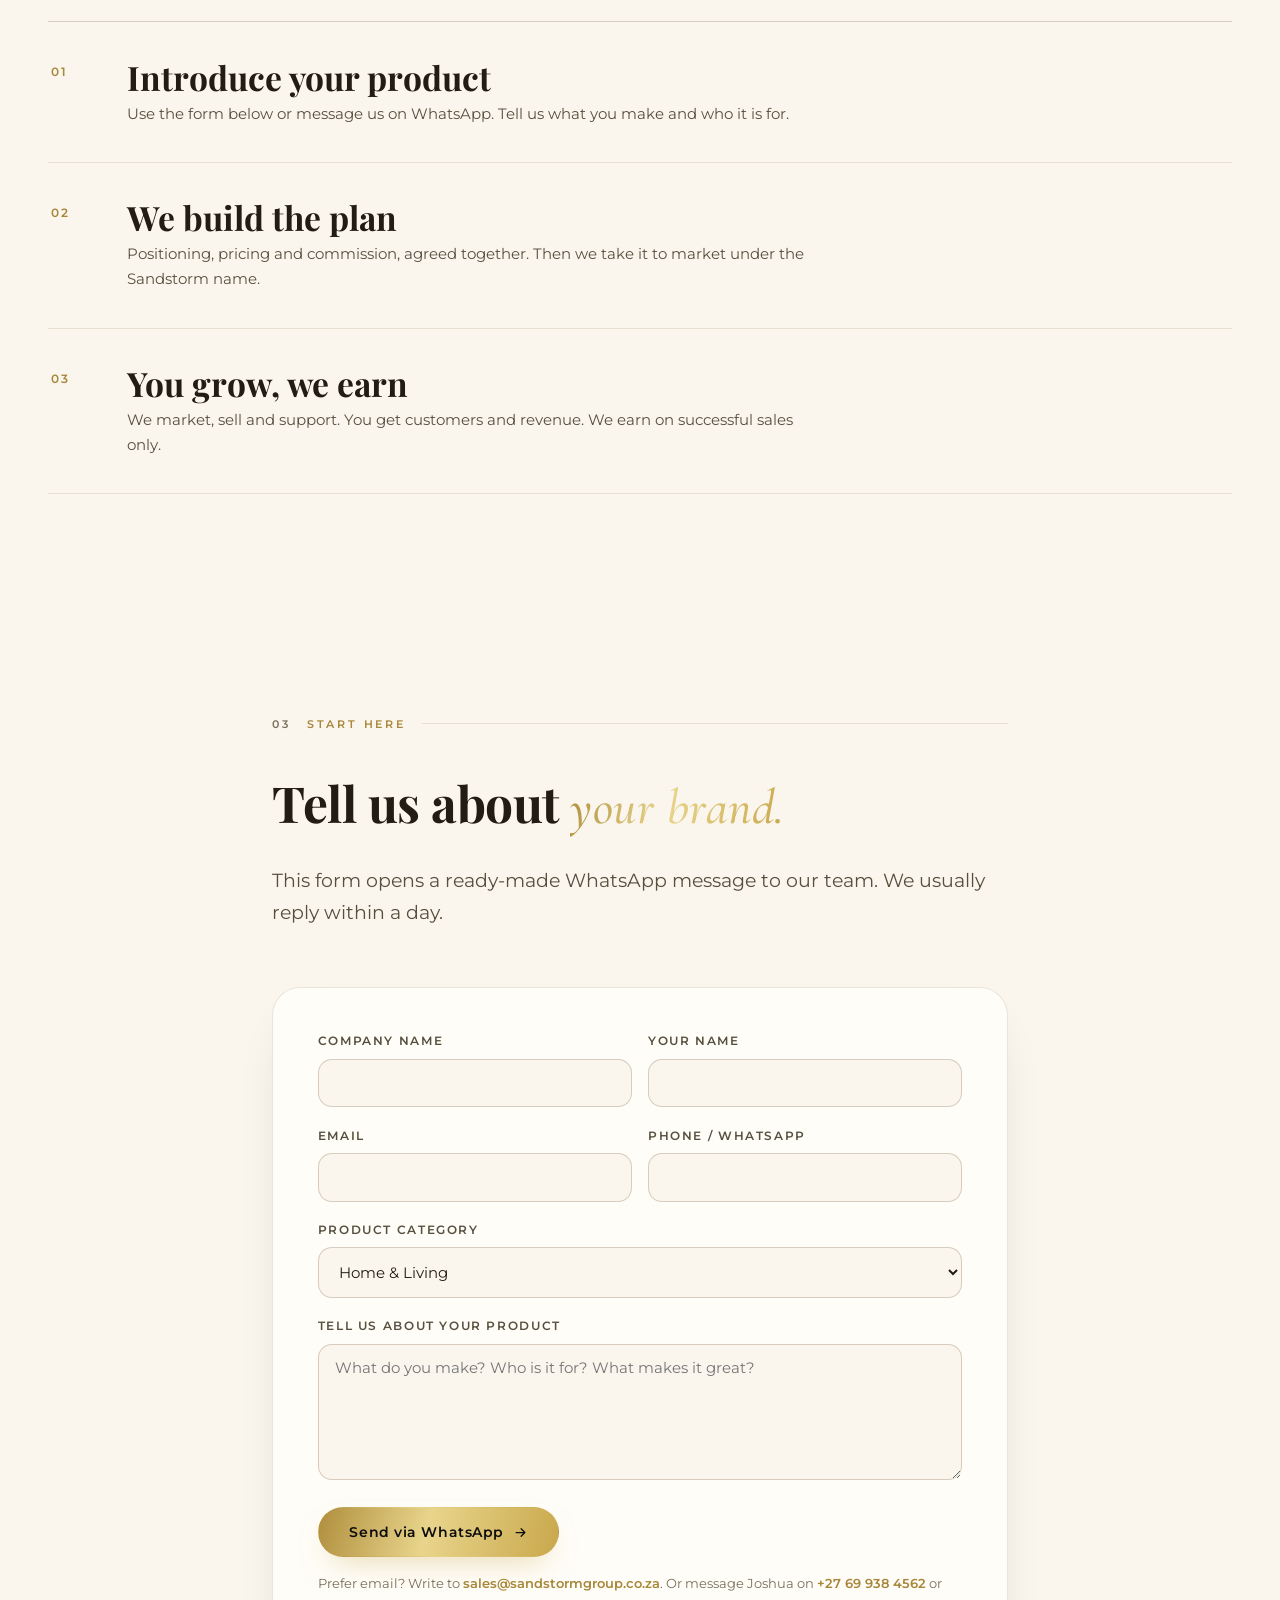
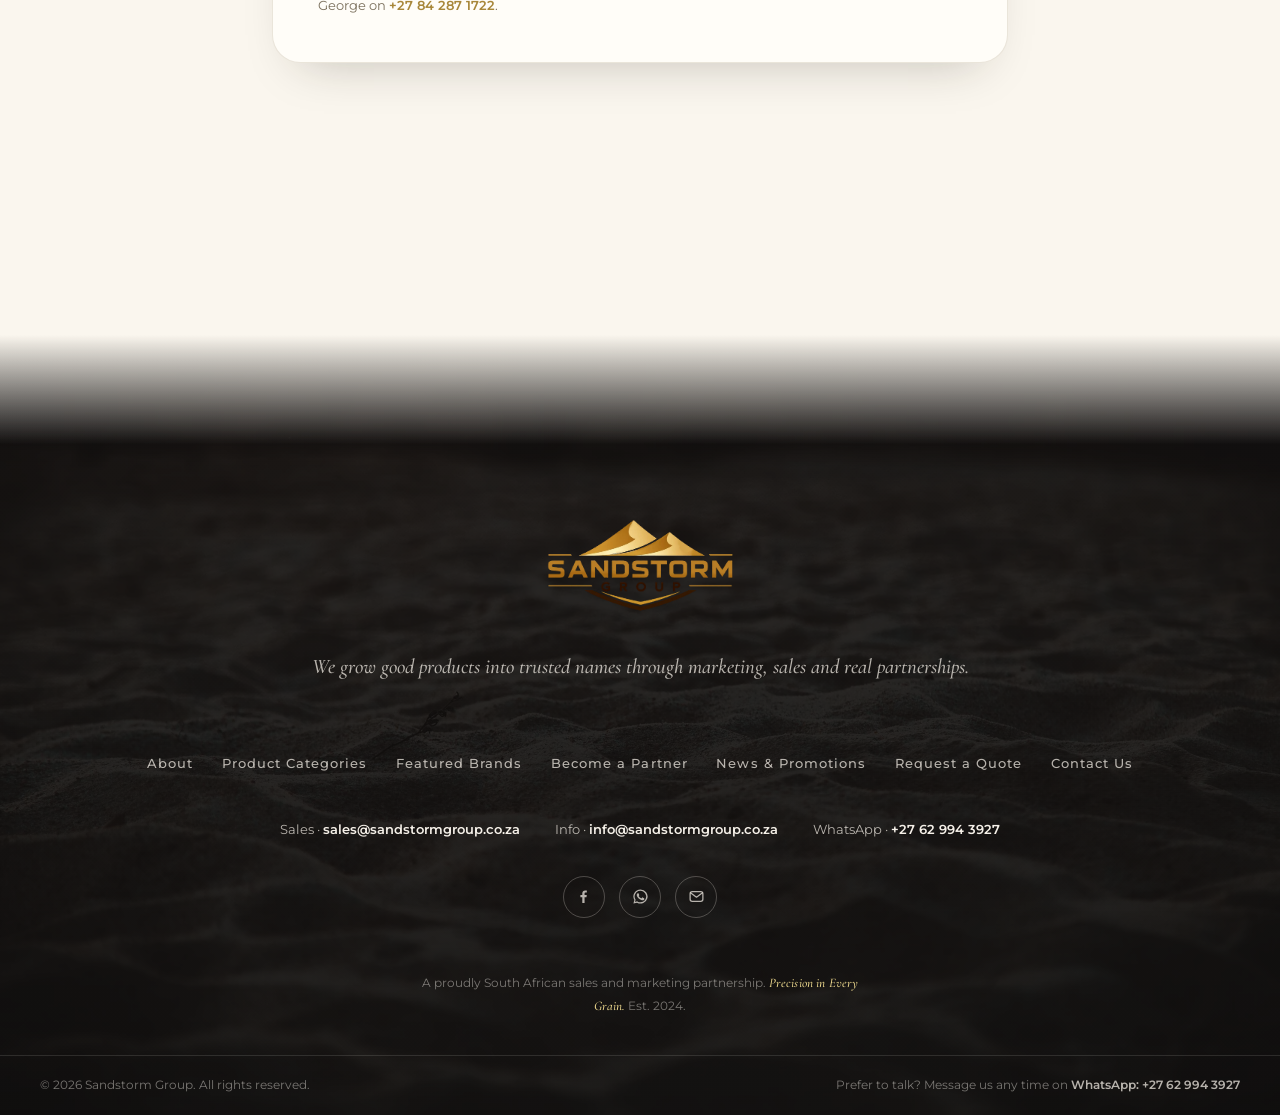
<file: partner.html>
<!DOCTYPE html>
<html lang="en" class="no-js">
<head>
  <meta charset="UTF-8">
  <meta name="viewport" content="width=device-width, initial-scale=1">
  <title>Become a Partner | Sandstorm Group</title>
  <meta name="description" content="Get a dedicated sales and marketing team for your products. Commission only, zero upfront risk.">
  <link rel="canonical" href="https://www.sandstormgroup.co.za/partner.html">
  <meta property="og:title" content="Become a Partner | Sandstorm Group">
  <meta property="og:description" content="Get a dedicated sales and marketing team for your products. Commission only, zero upfront risk.">
  <meta property="og:image" content="https://www.sandstormgroup.co.za/assets/img/hero-poster.jpg">
  <meta property="og:url" content="https://www.sandstormgroup.co.za/partner.html">
  <meta property="og:type" content="website">
  <meta name="theme-color" content="#0D0D0D">
  <link rel="icon" type="image/png" sizes="32x32" href="assets/img/favicon-32.png">
  <link rel="apple-touch-icon" href="assets/img/favicon-180.png">
  <link rel="preload" href="assets/fonts/playfair-display-800.woff2" as="font" type="font/woff2" crossorigin>
  <link rel="preload" href="assets/fonts/montserrat-400.woff2" as="font" type="font/woff2" crossorigin>
  <link rel="stylesheet" href="assets/css/fonts.css">
  <link rel="stylesheet" href="assets/css/main.css">
  <script>try{if(sessionStorage.getItem('ssg-curtain'))document.documentElement.classList.add('curtain-skip')}catch(e){}</script>
</head>
<body class="header-light">
  <div class="curtain" aria-hidden="true">
    <picture>
      <source srcset="assets/img/logo.webp" type="image/webp">
      <img src="assets/img/logo.png" alt="">
    </picture>
  </div>
  <div class="scroll-progress" aria-hidden="true"></div>
  <a class="skip-link" href="#main">Skip to content</a>

  <div class="mobile-menu" id="mobile-menu" aria-hidden="true">
    <nav aria-label="Mobile">
      <a href="index.html"><span class="idx">01</span>Home</a>
      <a href="about.html"><span class="idx">02</span>About</a>
      <a href="categories.html"><span class="idx">03</span>Product Categories</a>
      <a href="brands.html"><span class="idx">04</span>Featured Brands</a>
      <a href="partner.html" aria-current="page"><span class="idx">05</span>Become a Partner</a>
      <a href="news.html"><span class="idx">06</span>News &amp; Promotions</a>
      <a href="contact.html"><span class="idx">07</span>Contact Us</a>
      <a href="quote.html"><span class="idx">08</span>Request a Quote</a>
    </nav>
    <div class="menu-foot">
      <a class="btn btn--gold btn--sm" href="quote.html">Request a Quote</a>
      <a class="btn btn--whatsapp btn--sm" href="https://wa.me/27629943927" target="_blank" rel="noopener"><svg viewBox="0 0 24 24" fill="currentColor" aria-hidden="true"><path d="M12 2a10 10 0 0 0-8.6 15.1L2 22l5.1-1.3A10 10 0 1 0 12 2Zm0 18.2c-1.6 0-3.1-.4-4.4-1.2l-.3-.2-3 .8.8-3-.2-.3A8.2 8.2 0 1 1 12 20.2Zm4.6-6.1c-.3-.1-1.5-.7-1.7-.8-.2-.1-.4-.1-.6.1-.2.3-.6.8-.8 1-.1.2-.3.2-.5.1a6.7 6.7 0 0 1-3.4-3c-.3-.4 0-.5.2-.7l.4-.5c.1-.2.1-.3 0-.5l-.8-1.9c-.2-.5-.4-.4-.6-.4h-.5c-.2 0-.5.1-.7.3-.2.3-.9.9-.9 2.2s.9 2.5 1.1 2.7c.1.2 1.9 2.9 4.6 4 .6.3 1.1.5 1.5.6.6.2 1.2.2 1.7.1.5-.1 1.5-.6 1.7-1.2.2-.6.2-1.1.2-1.2l-.4-.3Z"/></svg> WhatsApp Us</a>
    </div>
  </div>

  <header class="site-header">
    <a class="brand" href="index.html" aria-label="Sandstorm Group home">
      <picture>
        <source srcset="assets/img/logo-sm.webp" type="image/webp">
        <img src="assets/img/logo-sm.png" alt="Sandstorm Group" width="200" height="168">
      </picture>
    </a>
    <nav class="nav-desktop" aria-label="Primary">
      <a href="index.html">Home</a>
        <a href="about.html">About</a>
        <a href="categories.html">Categories</a>
        <a href="brands.html">Brands</a>
        <a href="partner.html" aria-current="page">Partner</a>
        <a href="news.html">News</a>
        <a href="contact.html">Contact</a>
    </nav>
    <div class="header-actions">
      <a class="btn btn--gold btn--sm" href="quote.html">Request a Quote</a>
      <button class="menu-toggle" type="button" aria-label="Open menu" aria-expanded="false" aria-controls="mobile-menu">
        <span class="bars" aria-hidden="true"><span></span><span></span><span></span></span>
      </button>
    </div>
  </header>

  <main id="main">
    <section class="title-block">
      <div class="container">
        <p class="eyebrow" data-reveal>Become a partner</p>
        <h1 data-reveal>Your products. <span class="accent-italic text-gold">Our storm.</span></h1>
        <p class="title-sub" data-reveal>A full sales and marketing team for your brand. You only pay on success.</p>
        <div class="title-meta" data-reveal="fade"><span>05 / Partner</span></div>
      </div>
    </section>

    <section class="section--tight" style="padding-top: 0">
      <div class="container">
        <p class="statement" data-words>Hiring a sales team is slow and expensive. Partnering with us takes one message and costs nothing upfront.</p>
      </div>
    </section>

    <section class="section--tight">
      <div class="container">
        <p class="sec-label" data-reveal><span class="n">01</span> Why it works</p>
        <div class="grid-3" data-reveal-group>
          <article class="card">
            <div class="card-ico"><svg viewBox="0 0 24 24" fill="none" stroke="currentColor" stroke-width="1.7" stroke-linecap="round" stroke-linejoin="round" aria-hidden="true"><path d="M12 1v22M17 5.5A4.5 4.5 0 0 0 12.5 3h-1a4.5 4.5 0 0 0 0 9h1a4.5 4.5 0 0 1 0 9h-1A4.5 4.5 0 0 1 7 18.5"/></svg></div>
            <h3>Zero upfront cost</h3>
            <p>No retainers. No listing fees. We earn commission on what we sell. That is the whole deal.</p>
          </article>
          <article class="card">
            <div class="card-ico"><svg viewBox="0 0 24 24" fill="none" stroke="currentColor" stroke-width="1.7" stroke-linecap="round" stroke-linejoin="round" aria-hidden="true"><path d="M3 11l17-6v14L3 13v-2z"/><path d="M11.6 16.8a3 3 0 1 1-5.8-1.6"/></svg></div>
            <h3>Marketing included</h3>
            <p>Campaigns, promotion and positioning come standard. Your product gets a proper spotlight.</p>
          </article>
          <article class="card">
            <div class="card-ico"><svg viewBox="0 0 24 24" fill="none" stroke="currentColor" stroke-width="1.7" stroke-linecap="round" stroke-linejoin="round" aria-hidden="true"><path d="M16 21v-2a4 4 0 0 0-4-4H6a4 4 0 0 0-4 4v2"/><circle cx="9" cy="7" r="4"/><path d="M22 21v-2a4 4 0 0 0-3-3.87M16 3.13a4 4 0 0 1 0 7.75"/></svg></div>
            <h3>Part of your team</h3>
            <p>We learn your product and speak your language. Your brand gets represented with pride.</p>
          </article>
        </div>
      </div>
    </section>

    <section class="section--tight">
      <div class="container">
        <p class="sec-label" data-reveal><span class="n">02</span> The process</p>
        <div class="line-rows">
      <div class="line-row" data-reveal>
        <span class="row-idx">01</span>
        <span class="row-title">Introduce your product</span>
        <p class="row-text">Use the form below or message us on WhatsApp. Tell us what you make and who it is for.</p>
        
      </div>
      <div class="line-row" data-reveal>
        <span class="row-idx">02</span>
        <span class="row-title">We build the plan</span>
        <p class="row-text">Positioning, pricing and commission, agreed together. Then we take it to market under the Sandstorm name.</p>
        
      </div>
      <div class="line-row" data-reveal>
        <span class="row-idx">03</span>
        <span class="row-title">You grow, we earn</span>
        <p class="row-text">We market, sell and support. You get customers and revenue. We earn on successful sales only.</p>
        
      </div>
        </div>
      </div>
    </section>

    <section class="section">
      <div class="container" style="max-width:46rem">
        <p class="sec-label" data-reveal><span class="n">03</span> Start here</p>
        <div class="section-head" data-reveal>
          <h2>Tell us about <span class="accent-italic text-gold">your brand.</span></h2>
          <p class="lead">This form opens a ready-made WhatsApp message to our team. We usually reply within a day.</p>
        </div>
        <div data-reveal>
          <div class="form-card">
            <form data-wa-form="Partnership enquiry" novalidate>
              <div class="field-row">
                <div class="field">
                  <label for="p-company">Company name</label>
                  <input id="p-company" name="company" type="text" autocomplete="organization" required>
                </div>
                <div class="field">
                  <label for="p-name">Your name</label>
                  <input id="p-name" name="name" type="text" autocomplete="name" required>
                </div>
              </div>
              <div class="field-row">
                <div class="field">
                  <label for="p-email">Email</label>
                  <input id="p-email" name="email" type="email" autocomplete="email" required>
                </div>
                <div class="field">
                  <label for="p-phone">Phone / WhatsApp</label>
                  <input id="p-phone" name="phone" type="tel" autocomplete="tel">
                </div>
              </div>
              <div class="field">
                <label for="p-category">Product category</label>
                <select id="p-category" name="category">
                  <option>Home &amp; Living</option>
                  <option>Outdoor &amp; Lifestyle</option>
                  <option>Health &amp; Personal Care</option>
                  <option>Tech &amp; Accessories</option>
                  <option>Something new</option>
                </select>
              </div>
              <div class="field">
                <label for="p-message">Tell us about your product</label>
                <textarea id="p-message" name="message" required placeholder="What do you make? Who is it for? What makes it great?"></textarea>
              </div>
              <button class="btn btn--gold" type="submit">Send via WhatsApp <svg class="btn-arrow" viewBox="0 0 24 24" width="15" height="15" fill="none" stroke="currentColor" stroke-width="2" stroke-linecap="round" stroke-linejoin="round" aria-hidden="true"><path d="M5 12h14M13 6l6 6-6 6"/></svg></button>
            </form>
            <div class="form-success" role="status">
              WhatsApp should have opened with your message ready to send. If it did not, <a data-mailto href="mailto:sales@sandstormgroup.co.za">email us instead</a>.
            </div>
            <p class="form-note">Prefer email? Write to <a href="mailto:sales@sandstormgroup.co.za">sales@sandstormgroup.co.za</a>. Or message Joshua on <a href="https://wa.me/27699384562" target="_blank" rel="noopener">+27 69 938 4562</a> or George on <a href="https://wa.me/27842871722" target="_blank" rel="noopener">+27 84 287 1722</a>.</p>
          </div>
        </div>
      </div>
    </section>
  </main>

  <footer class="site-footer">
    <div class="footer-brand" data-reveal>
      <picture>
        <source srcset="assets/img/logo.webp" type="image/webp">
        <img src="assets/img/logo.png" alt="Sandstorm Group" width="560" height="471" loading="lazy">
      </picture>
      <p class="footer-tag">We grow good products into trusted names through marketing, sales and real partnerships.</p>
    </div>

    <nav class="footer-nav" aria-label="Footer">
      <a href="about.html">About</a>
      <a href="categories.html">Product Categories</a>
      <a href="brands.html">Featured Brands</a>
      <a href="partner.html">Become a Partner</a>
      <a href="news.html">News &amp; Promotions</a>
      <a href="quote.html">Request a Quote</a>
      <a href="contact.html">Contact Us</a>
    </nav>

    <div class="footer-contact">
      <span>Sales · <a href="mailto:sales@sandstormgroup.co.za">sales@sandstormgroup.co.za</a></span>
      <span>Info · <a href="mailto:info@sandstormgroup.co.za">info@sandstormgroup.co.za</a></span>
      <span>WhatsApp · <a href="https://wa.me/27629943927" target="_blank" rel="noopener">+27 62 994 3927</a></span>
    </div>

    <div class="footer-social">
      <a href="https://www.facebook.com/profile.php?id=61589488565900" target="_blank" rel="noopener" aria-label="Sandstorm Group on Facebook">
        <svg viewBox="0 0 24 24" fill="currentColor" aria-hidden="true"><path d="M13.5 21v-8h2.7l.4-3.1h-3.1V7.9c0-.9.3-1.5 1.6-1.5h1.6V3.6c-.3 0-1.3-.1-2.4-.1-2.4 0-4 1.4-4 4.1v2.3H7.6V13h2.7v8h3.2z"/></svg>
      </a>
      <a href="https://wa.me/27629943927" target="_blank" rel="noopener" aria-label="Chat with Sandstorm Group on WhatsApp"><svg viewBox="0 0 24 24" fill="currentColor" aria-hidden="true"><path d="M12 2a10 10 0 0 0-8.6 15.1L2 22l5.1-1.3A10 10 0 1 0 12 2Zm0 18.2c-1.6 0-3.1-.4-4.4-1.2l-.3-.2-3 .8.8-3-.2-.3A8.2 8.2 0 1 1 12 20.2Zm4.6-6.1c-.3-.1-1.5-.7-1.7-.8-.2-.1-.4-.1-.6.1-.2.3-.6.8-.8 1-.1.2-.3.2-.5.1a6.7 6.7 0 0 1-3.4-3c-.3-.4 0-.5.2-.7l.4-.5c.1-.2.1-.3 0-.5l-.8-1.9c-.2-.5-.4-.4-.6-.4h-.5c-.2 0-.5.1-.7.3-.2.3-.9.9-.9 2.2s.9 2.5 1.1 2.7c.1.2 1.9 2.9 4.6 4 .6.3 1.1.5 1.5.6.6.2 1.2.2 1.7.1.5-.1 1.5-.6 1.7-1.2.2-.6.2-1.1.2-1.2l-.4-.3Z"/></svg></a>
      <a href="mailto:sales@sandstormgroup.co.za" aria-label="Email Sandstorm Group">
        <svg viewBox="0 0 24 24" fill="none" stroke="currentColor" stroke-width="1.8" stroke-linecap="round" stroke-linejoin="round" aria-hidden="true"><rect x="3" y="5" width="18" height="14" rx="3"/><path d="m4 7 8 6 8-6"/></svg>
      </a>
    </div>

    <p class="footer-partnerline">A proudly South African sales and marketing partnership. <span class="accent-italic">Precision in Every Grain.</span> Est. 2024.</p>

    <div class="footer-bottom">
      <span>&copy; <span data-year>2026</span> Sandstorm Group. All rights reserved.</span>
      <span>Prefer to talk? Message us any time on <a href="https://wa.me/27629943927" target="_blank" rel="noopener">WhatsApp: +27 62 994 3927</a></span>
    </div>
  </footer>

  <a class="wa-float" href="https://wa.me/27629943927" target="_blank" rel="noopener" aria-label="Chat on WhatsApp"><svg viewBox="0 0 24 24" fill="currentColor" aria-hidden="true"><path d="M12 2a10 10 0 0 0-8.6 15.1L2 22l5.1-1.3A10 10 0 1 0 12 2Zm0 18.2c-1.6 0-3.1-.4-4.4-1.2l-.3-.2-3 .8.8-3-.2-.3A8.2 8.2 0 1 1 12 20.2Zm4.6-6.1c-.3-.1-1.5-.7-1.7-.8-.2-.1-.4-.1-.6.1-.2.3-.6.8-.8 1-.1.2-.3.2-.5.1a6.7 6.7 0 0 1-3.4-3c-.3-.4 0-.5.2-.7l.4-.5c.1-.2.1-.3 0-.5l-.8-1.9c-.2-.5-.4-.4-.6-.4h-.5c-.2 0-.5.1-.7.3-.2.3-.9.9-.9 2.2s.9 2.5 1.1 2.7c.1.2 1.9 2.9 4.6 4 .6.3 1.1.5 1.5.6.6.2 1.2.2 1.7.1.5-.1 1.5-.6 1.7-1.2.2-.6.2-1.1.2-1.2l-.4-.3Z"/></svg></a>

  <script src="assets/js/vendor/gsap.min.js"></script>
  <script src="assets/js/vendor/ScrollTrigger.min.js"></script>
  <script src="assets/js/main.js"></script>
</body>
</html>
</file>
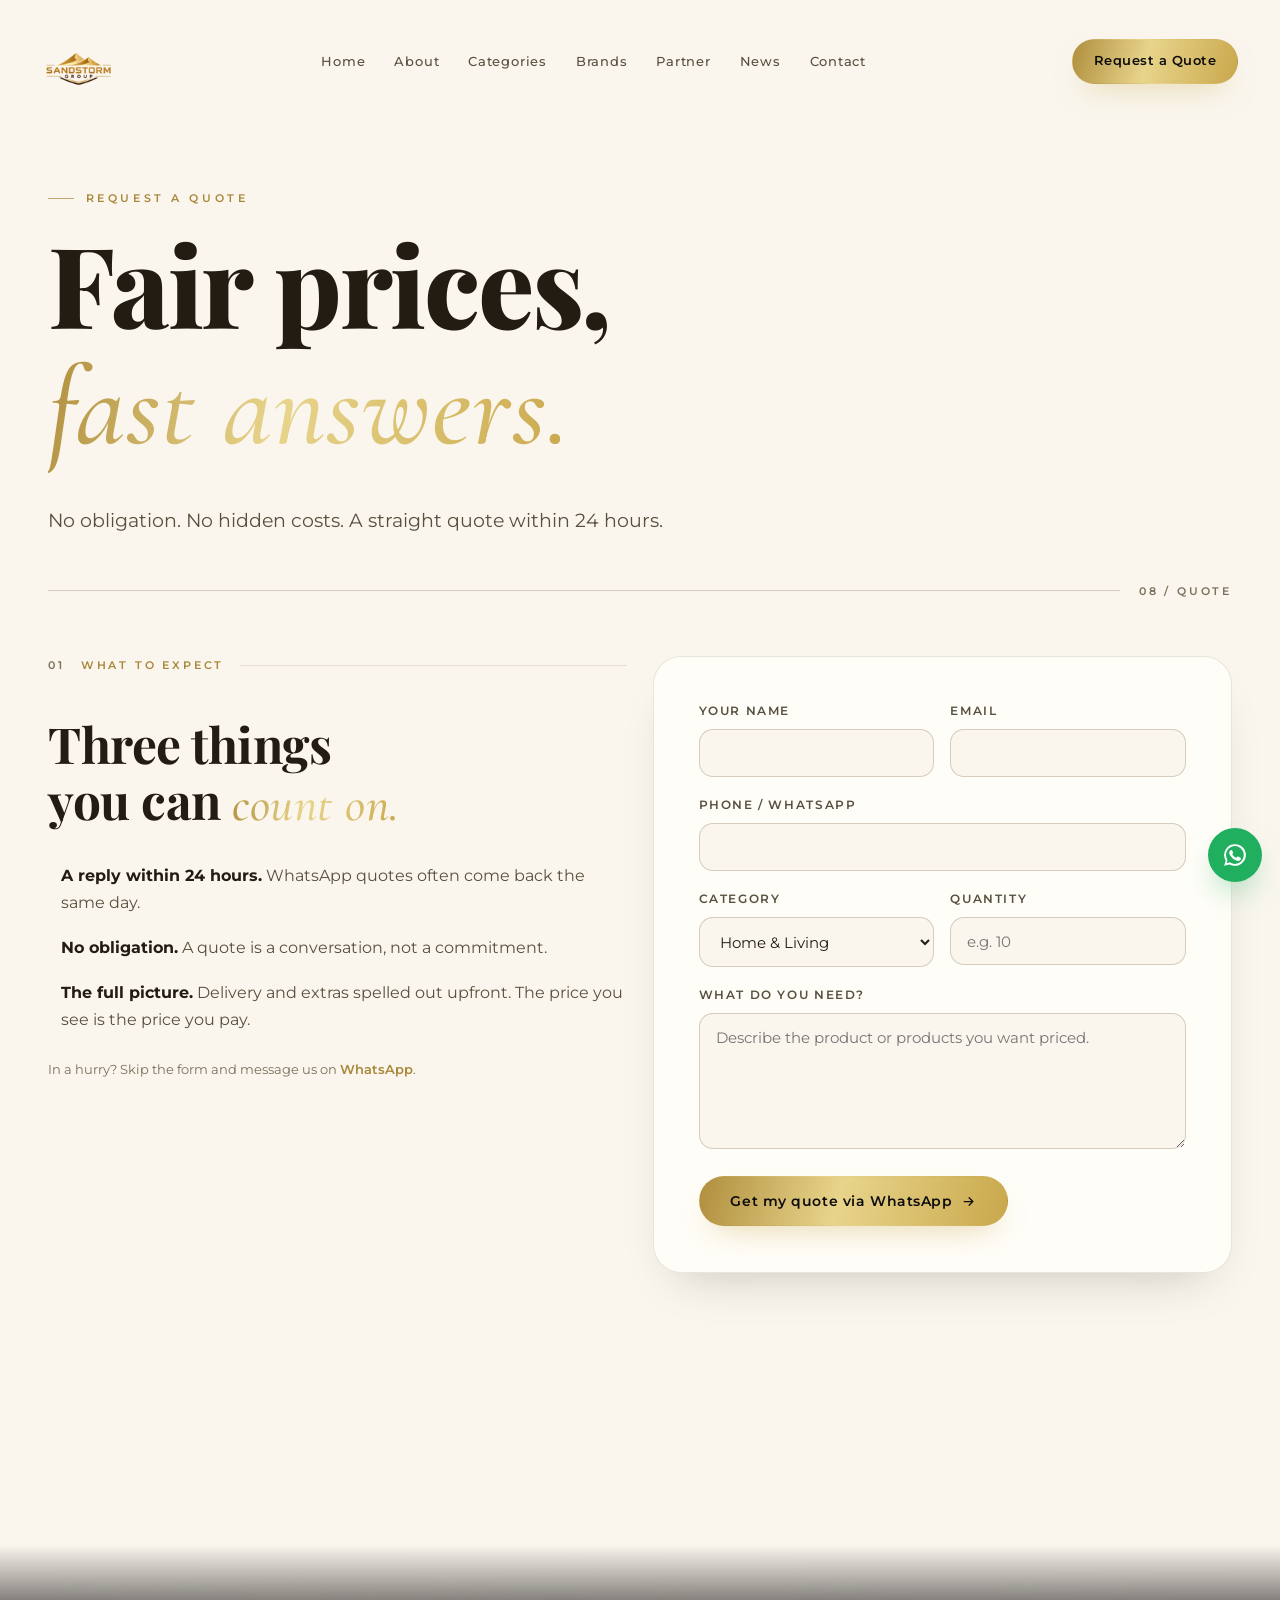
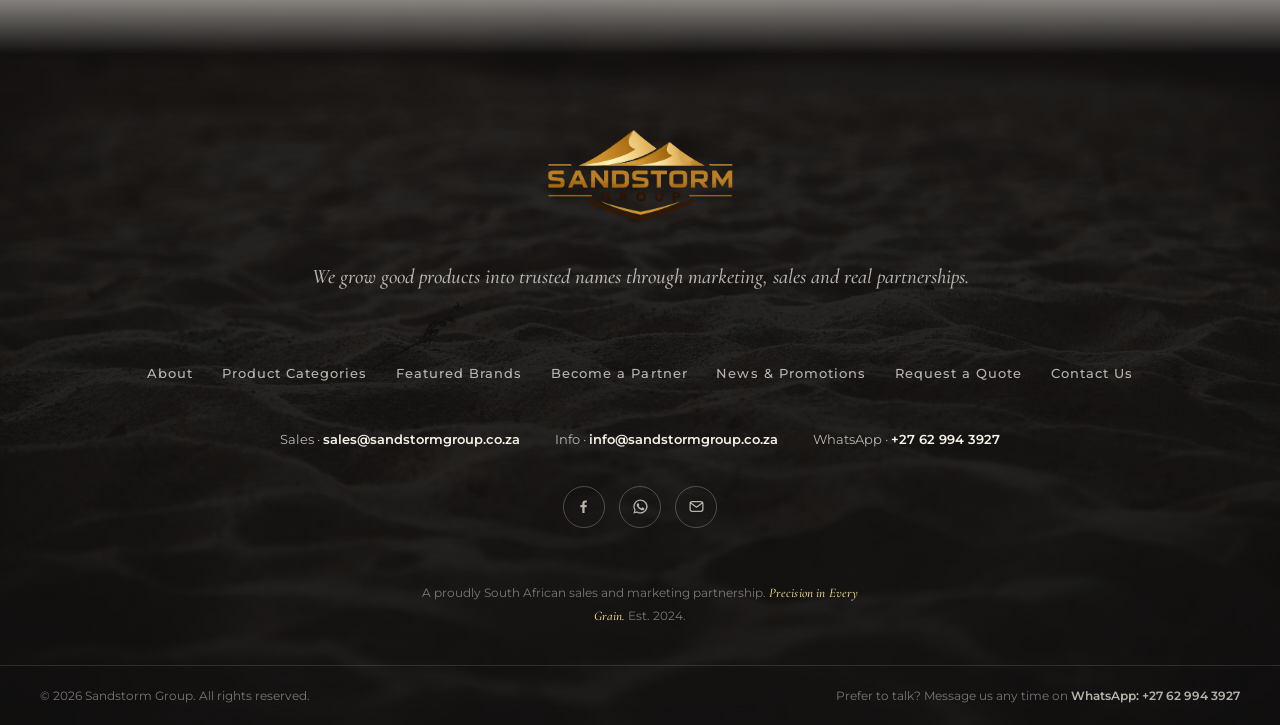
<file: quote.html>
<!DOCTYPE html>
<html lang="en" class="no-js">
<head>
  <meta charset="UTF-8">
  <meta name="viewport" content="width=device-width, initial-scale=1">
  <title>Request a Quote | Sandstorm Group</title>
  <meta name="description" content="Fair prices, fast answers. Request a no-obligation quote from Sandstorm Group.">
  <link rel="canonical" href="https://www.sandstormgroup.co.za/quote.html">
  <meta property="og:title" content="Request a Quote | Sandstorm Group">
  <meta property="og:description" content="Fair prices, fast answers. Request a no-obligation quote from Sandstorm Group.">
  <meta property="og:image" content="https://www.sandstormgroup.co.za/assets/img/hero-poster.jpg">
  <meta property="og:url" content="https://www.sandstormgroup.co.za/quote.html">
  <meta property="og:type" content="website">
  <meta name="theme-color" content="#0D0D0D">
  <link rel="icon" type="image/png" sizes="32x32" href="assets/img/favicon-32.png">
  <link rel="apple-touch-icon" href="assets/img/favicon-180.png">
  <link rel="preload" href="assets/fonts/playfair-display-800.woff2" as="font" type="font/woff2" crossorigin>
  <link rel="preload" href="assets/fonts/montserrat-400.woff2" as="font" type="font/woff2" crossorigin>
  <link rel="stylesheet" href="assets/css/fonts.css">
  <link rel="stylesheet" href="assets/css/main.css">
  <script>try{if(sessionStorage.getItem('ssg-curtain'))document.documentElement.classList.add('curtain-skip')}catch(e){}</script>
</head>
<body class="header-light">
  <div class="curtain" aria-hidden="true">
    <picture>
      <source srcset="assets/img/logo.webp" type="image/webp">
      <img src="assets/img/logo.png" alt="">
    </picture>
  </div>
  <div class="scroll-progress" aria-hidden="true"></div>
  <a class="skip-link" href="#main">Skip to content</a>

  <div class="mobile-menu" id="mobile-menu" aria-hidden="true">
    <nav aria-label="Mobile">
      <a href="index.html"><span class="idx">01</span>Home</a>
      <a href="about.html"><span class="idx">02</span>About</a>
      <a href="categories.html"><span class="idx">03</span>Product Categories</a>
      <a href="brands.html"><span class="idx">04</span>Featured Brands</a>
      <a href="partner.html"><span class="idx">05</span>Become a Partner</a>
      <a href="news.html"><span class="idx">06</span>News &amp; Promotions</a>
      <a href="contact.html"><span class="idx">07</span>Contact Us</a>
      <a href="quote.html" aria-current="page"><span class="idx">08</span>Request a Quote</a>
    </nav>
    <div class="menu-foot">
      <a class="btn btn--gold btn--sm" href="quote.html">Request a Quote</a>
      <a class="btn btn--whatsapp btn--sm" href="https://wa.me/27629943927" target="_blank" rel="noopener"><svg viewBox="0 0 24 24" fill="currentColor" aria-hidden="true"><path d="M12 2a10 10 0 0 0-8.6 15.1L2 22l5.1-1.3A10 10 0 1 0 12 2Zm0 18.2c-1.6 0-3.1-.4-4.4-1.2l-.3-.2-3 .8.8-3-.2-.3A8.2 8.2 0 1 1 12 20.2Zm4.6-6.1c-.3-.1-1.5-.7-1.7-.8-.2-.1-.4-.1-.6.1-.2.3-.6.8-.8 1-.1.2-.3.2-.5.1a6.7 6.7 0 0 1-3.4-3c-.3-.4 0-.5.2-.7l.4-.5c.1-.2.1-.3 0-.5l-.8-1.9c-.2-.5-.4-.4-.6-.4h-.5c-.2 0-.5.1-.7.3-.2.3-.9.9-.9 2.2s.9 2.5 1.1 2.7c.1.2 1.9 2.9 4.6 4 .6.3 1.1.5 1.5.6.6.2 1.2.2 1.7.1.5-.1 1.5-.6 1.7-1.2.2-.6.2-1.1.2-1.2l-.4-.3Z"/></svg> WhatsApp Us</a>
    </div>
  </div>

  <header class="site-header">
    <a class="brand" href="index.html" aria-label="Sandstorm Group home">
      <picture>
        <source srcset="assets/img/logo-sm.webp" type="image/webp">
        <img src="assets/img/logo-sm.png" alt="Sandstorm Group" width="200" height="168">
      </picture>
    </a>
    <nav class="nav-desktop" aria-label="Primary">
      <a href="index.html">Home</a>
        <a href="about.html">About</a>
        <a href="categories.html">Categories</a>
        <a href="brands.html">Brands</a>
        <a href="partner.html">Partner</a>
        <a href="news.html">News</a>
        <a href="contact.html">Contact</a>
    </nav>
    <div class="header-actions">
      <a class="btn btn--gold btn--sm" href="quote.html">Request a Quote</a>
      <button class="menu-toggle" type="button" aria-label="Open menu" aria-expanded="false" aria-controls="mobile-menu">
        <span class="bars" aria-hidden="true"><span></span><span></span><span></span></span>
      </button>
    </div>
  </header>

  <main id="main">
    <section class="title-block">
      <div class="container">
        <p class="eyebrow" data-reveal>Request a quote</p>
        <h1 data-reveal>Fair prices, <span class="accent-italic text-gold">fast answers.</span></h1>
        <p class="title-sub" data-reveal>No obligation. No hidden costs. A straight quote within 24 hours.</p>
        <div class="title-meta" data-reveal="fade"><span>08 / Quote</span></div>
      </div>
    </section>

    <section class="section--tight" style="padding-top: 0.5rem; padding-bottom: var(--space-section)">
      <div class="container">
        <div class="grid-2" style="align-items:start">
          <div data-reveal="left">
            <p class="sec-label"><span class="n">01</span> What to expect</p>
            <h2>Three things you can <span class="accent-italic text-gold">count on.</span></h2>
            <ul style="list-style:none;padding:0;display:grid;gap:1.1rem;margin-top:1.6rem">
              <li style="display:flex;gap:.8rem;color:var(--ink-soft)"><span style="color:var(--gold)"><svg viewBox="0 0 24 24" fill="none" stroke="currentColor" stroke-width="2.2" stroke-linecap="round" stroke-linejoin="round" aria-hidden="true"><path d="M20 6 9 17l-5-5"/></svg></span><span><strong style="color:var(--ink)">A reply within 24 hours.</strong> WhatsApp quotes often come back the same day.</span></li>
              <li style="display:flex;gap:.8rem;color:var(--ink-soft)"><span style="color:var(--gold)"><svg viewBox="0 0 24 24" fill="none" stroke="currentColor" stroke-width="2.2" stroke-linecap="round" stroke-linejoin="round" aria-hidden="true"><path d="M20 6 9 17l-5-5"/></svg></span><span><strong style="color:var(--ink)">No obligation.</strong> A quote is a conversation, not a commitment.</span></li>
              <li style="display:flex;gap:.8rem;color:var(--ink-soft)"><span style="color:var(--gold)"><svg viewBox="0 0 24 24" fill="none" stroke="currentColor" stroke-width="2.2" stroke-linecap="round" stroke-linejoin="round" aria-hidden="true"><path d="M20 6 9 17l-5-5"/></svg></span><span><strong style="color:var(--ink)">The full picture.</strong> Delivery and extras spelled out upfront. The price you see is the price you pay.</span></li>
            </ul>
            <p class="form-note" style="margin-top:1.6rem">In a hurry? Skip the form and message us on <a href="https://wa.me/27629943927" target="_blank" rel="noopener">WhatsApp</a>.</p>
          </div>
          <div data-reveal="right">
            <div class="form-card">
              <form data-wa-form="Quote request" novalidate>
                <div class="field-row">
                  <div class="field">
                    <label for="q-name">Your name</label>
                    <input id="q-name" name="name" type="text" autocomplete="name" required>
                  </div>
                  <div class="field">
                    <label for="q-email">Email</label>
                    <input id="q-email" name="email" type="email" autocomplete="email" required>
                  </div>
                </div>
                <div class="field">
                  <label for="q-phone">Phone / WhatsApp</label>
                  <input id="q-phone" name="phone" type="tel" autocomplete="tel">
                </div>
                <div class="field-row">
                  <div class="field">
                    <label for="q-category">Category</label>
                    <select id="q-category" name="category">
                      <option>Home &amp; Living</option>
                      <option>Outdoor &amp; Lifestyle</option>
                      <option>Health &amp; Personal Care</option>
                      <option>Tech &amp; Accessories</option>
                      <option>Not sure yet</option>
                    </select>
                  </div>
                  <div class="field">
                    <label for="q-qty">Quantity</label>
                    <input id="q-qty" name="quantity" type="text" inputmode="numeric" placeholder="e.g. 10">
                  </div>
                </div>
                <div class="field">
                  <label for="q-details">What do you need?</label>
                  <textarea id="q-details" name="details" required placeholder="Describe the product or products you want priced."></textarea>
                </div>
                <button class="btn btn--gold" type="submit">Get my quote via WhatsApp <svg class="btn-arrow" viewBox="0 0 24 24" width="15" height="15" fill="none" stroke="currentColor" stroke-width="2" stroke-linecap="round" stroke-linejoin="round" aria-hidden="true"><path d="M5 12h14M13 6l6 6-6 6"/></svg></button>
              </form>
              <div class="form-success" role="status">
                WhatsApp should have opened with your request ready to send. If it did not, <a data-mailto href="mailto:sales@sandstormgroup.co.za">email us instead</a>.
              </div>
            </div>
          </div>
        </div>
      </div>
    </section>
  </main>

  <footer class="site-footer">
    <div class="footer-brand" data-reveal>
      <picture>
        <source srcset="assets/img/logo.webp" type="image/webp">
        <img src="assets/img/logo.png" alt="Sandstorm Group" width="560" height="471" loading="lazy">
      </picture>
      <p class="footer-tag">We grow good products into trusted names through marketing, sales and real partnerships.</p>
    </div>

    <nav class="footer-nav" aria-label="Footer">
      <a href="about.html">About</a>
      <a href="categories.html">Product Categories</a>
      <a href="brands.html">Featured Brands</a>
      <a href="partner.html">Become a Partner</a>
      <a href="news.html">News &amp; Promotions</a>
      <a href="quote.html">Request a Quote</a>
      <a href="contact.html">Contact Us</a>
    </nav>

    <div class="footer-contact">
      <span>Sales · <a href="mailto:sales@sandstormgroup.co.za">sales@sandstormgroup.co.za</a></span>
      <span>Info · <a href="mailto:info@sandstormgroup.co.za">info@sandstormgroup.co.za</a></span>
      <span>WhatsApp · <a href="https://wa.me/27629943927" target="_blank" rel="noopener">+27 62 994 3927</a></span>
    </div>

    <div class="footer-social">
      <a href="https://www.facebook.com/profile.php?id=61589488565900" target="_blank" rel="noopener" aria-label="Sandstorm Group on Facebook">
        <svg viewBox="0 0 24 24" fill="currentColor" aria-hidden="true"><path d="M13.5 21v-8h2.7l.4-3.1h-3.1V7.9c0-.9.3-1.5 1.6-1.5h1.6V3.6c-.3 0-1.3-.1-2.4-.1-2.4 0-4 1.4-4 4.1v2.3H7.6V13h2.7v8h3.2z"/></svg>
      </a>
      <a href="https://wa.me/27629943927" target="_blank" rel="noopener" aria-label="Chat with Sandstorm Group on WhatsApp"><svg viewBox="0 0 24 24" fill="currentColor" aria-hidden="true"><path d="M12 2a10 10 0 0 0-8.6 15.1L2 22l5.1-1.3A10 10 0 1 0 12 2Zm0 18.2c-1.6 0-3.1-.4-4.4-1.2l-.3-.2-3 .8.8-3-.2-.3A8.2 8.2 0 1 1 12 20.2Zm4.6-6.1c-.3-.1-1.5-.7-1.7-.8-.2-.1-.4-.1-.6.1-.2.3-.6.8-.8 1-.1.2-.3.2-.5.1a6.7 6.7 0 0 1-3.4-3c-.3-.4 0-.5.2-.7l.4-.5c.1-.2.1-.3 0-.5l-.8-1.9c-.2-.5-.4-.4-.6-.4h-.5c-.2 0-.5.1-.7.3-.2.3-.9.9-.9 2.2s.9 2.5 1.1 2.7c.1.2 1.9 2.9 4.6 4 .6.3 1.1.5 1.5.6.6.2 1.2.2 1.7.1.5-.1 1.5-.6 1.7-1.2.2-.6.2-1.1.2-1.2l-.4-.3Z"/></svg></a>
      <a href="mailto:sales@sandstormgroup.co.za" aria-label="Email Sandstorm Group">
        <svg viewBox="0 0 24 24" fill="none" stroke="currentColor" stroke-width="1.8" stroke-linecap="round" stroke-linejoin="round" aria-hidden="true"><rect x="3" y="5" width="18" height="14" rx="3"/><path d="m4 7 8 6 8-6"/></svg>
      </a>
    </div>

    <p class="footer-partnerline">A proudly South African sales and marketing partnership. <span class="accent-italic">Precision in Every Grain.</span> Est. 2024.</p>

    <div class="footer-bottom">
      <span>&copy; <span data-year>2026</span> Sandstorm Group. All rights reserved.</span>
      <span>Prefer to talk? Message us any time on <a href="https://wa.me/27629943927" target="_blank" rel="noopener">WhatsApp: +27 62 994 3927</a></span>
    </div>
  </footer>

  <a class="wa-float" href="https://wa.me/27629943927" target="_blank" rel="noopener" aria-label="Chat on WhatsApp"><svg viewBox="0 0 24 24" fill="currentColor" aria-hidden="true"><path d="M12 2a10 10 0 0 0-8.6 15.1L2 22l5.1-1.3A10 10 0 1 0 12 2Zm0 18.2c-1.6 0-3.1-.4-4.4-1.2l-.3-.2-3 .8.8-3-.2-.3A8.2 8.2 0 1 1 12 20.2Zm4.6-6.1c-.3-.1-1.5-.7-1.7-.8-.2-.1-.4-.1-.6.1-.2.3-.6.8-.8 1-.1.2-.3.2-.5.1a6.7 6.7 0 0 1-3.4-3c-.3-.4 0-.5.2-.7l.4-.5c.1-.2.1-.3 0-.5l-.8-1.9c-.2-.5-.4-.4-.6-.4h-.5c-.2 0-.5.1-.7.3-.2.3-.9.9-.9 2.2s.9 2.5 1.1 2.7c.1.2 1.9 2.9 4.6 4 .6.3 1.1.5 1.5.6.6.2 1.2.2 1.7.1.5-.1 1.5-.6 1.7-1.2.2-.6.2-1.1.2-1.2l-.4-.3Z"/></svg></a>

  <script src="assets/js/vendor/gsap.min.js"></script>
  <script src="assets/js/vendor/ScrollTrigger.min.js"></script>
  <script src="assets/js/main.js"></script>
</body>
</html>
</file>
<file: assets/css/fonts.css>
@font-face {
  font-family: 'Cormorant Garamond';
  font-style: italic;
  font-weight: 500;
  font-display: swap;
  src: url('../fonts/cormorant-garamond-500-italic.woff2') format('woff2');
  unicode-range: U+0000-00FF, U+0131, U+0152-0153, U+02BB-02BC, U+02C6, U+02DA, U+02DC, U+0304, U+0308, U+0329, U+2000-206F, U+20AC, U+2122, U+2191, U+2193, U+2212, U+2215, U+FEFF, U+FFFD;
}
@font-face {
  font-family: 'Cormorant Garamond';
  font-style: italic;
  font-weight: 600;
  font-display: swap;
  src: url('../fonts/cormorant-garamond-600-italic.woff2') format('woff2');
  unicode-range: U+0000-00FF, U+0131, U+0152-0153, U+02BB-02BC, U+02C6, U+02DA, U+02DC, U+0304, U+0308, U+0329, U+2000-206F, U+20AC, U+2122, U+2191, U+2193, U+2212, U+2215, U+FEFF, U+FFFD;
}
@font-face {
  font-family: 'Montserrat';
  font-style: normal;
  font-weight: 400;
  font-display: swap;
  src: url('../fonts/montserrat-400.woff2') format('woff2');
  unicode-range: U+0000-00FF, U+0131, U+0152-0153, U+02BB-02BC, U+02C6, U+02DA, U+02DC, U+0304, U+0308, U+0329, U+2000-206F, U+20AC, U+2122, U+2191, U+2193, U+2212, U+2215, U+FEFF, U+FFFD;
}
@font-face {
  font-family: 'Montserrat';
  font-style: normal;
  font-weight: 500;
  font-display: swap;
  src: url('../fonts/montserrat-500.woff2') format('woff2');
  unicode-range: U+0000-00FF, U+0131, U+0152-0153, U+02BB-02BC, U+02C6, U+02DA, U+02DC, U+0304, U+0308, U+0329, U+2000-206F, U+20AC, U+2122, U+2191, U+2193, U+2212, U+2215, U+FEFF, U+FFFD;
}
@font-face {
  font-family: 'Montserrat';
  font-style: normal;
  font-weight: 600;
  font-display: swap;
  src: url('../fonts/montserrat-600.woff2') format('woff2');
  unicode-range: U+0000-00FF, U+0131, U+0152-0153, U+02BB-02BC, U+02C6, U+02DA, U+02DC, U+0304, U+0308, U+0329, U+2000-206F, U+20AC, U+2122, U+2191, U+2193, U+2212, U+2215, U+FEFF, U+FFFD;
}
@font-face {
  font-family: 'Montserrat';
  font-style: normal;
  font-weight: 700;
  font-display: swap;
  src: url('../fonts/montserrat-700.woff2') format('woff2');
  unicode-range: U+0000-00FF, U+0131, U+0152-0153, U+02BB-02BC, U+02C6, U+02DA, U+02DC, U+0304, U+0308, U+0329, U+2000-206F, U+20AC, U+2122, U+2191, U+2193, U+2212, U+2215, U+FEFF, U+FFFD;
}
@font-face {
  font-family: 'Playfair Display';
  font-style: italic;
  font-weight: 700;
  font-display: swap;
  src: url('../fonts/playfair-display-700-italic.woff2') format('woff2');
  unicode-range: U+0000-00FF, U+0131, U+0152-0153, U+02BB-02BC, U+02C6, U+02DA, U+02DC, U+0304, U+0308, U+0329, U+2000-206F, U+20AC, U+2122, U+2191, U+2193, U+2212, U+2215, U+FEFF, U+FFFD;
}
@font-face {
  font-family: 'Playfair Display';
  font-style: normal;
  font-weight: 700;
  font-display: swap;
  src: url('../fonts/playfair-display-700.woff2') format('woff2');
  unicode-range: U+0000-00FF, U+0131, U+0152-0153, U+02BB-02BC, U+02C6, U+02DA, U+02DC, U+0304, U+0308, U+0329, U+2000-206F, U+20AC, U+2122, U+2191, U+2193, U+2212, U+2215, U+FEFF, U+FFFD;
}
@font-face {
  font-family: 'Playfair Display';
  font-style: normal;
  font-weight: 800;
  font-display: swap;
  src: url('../fonts/playfair-display-800.woff2') format('woff2');
  unicode-range: U+0000-00FF, U+0131, U+0152-0153, U+02BB-02BC, U+02C6, U+02DA, U+02DC, U+0304, U+0308, U+0329, U+2000-206F, U+20AC, U+2122, U+2191, U+2193, U+2212, U+2215, U+FEFF, U+FFFD;
}
</file>
<file: assets/css/main.css>
/* ============================================================
   SANDSTORM GROUP — main.css
   Precision in Every Grain
   ============================================================ */

/* ---------- Tokens ---------- */
:root {
  /* Brand palette */
  --gold: #C9A84C;
  --gold-light: #E8D48B;
  --gold-deep: #A8873A;
  --orange: #D4813A;
  --obsidian: #0D0D0D;
  --carbon: #1A1A1A;
  --sandstone: #F5F0E8;
  --dune: #8B7355;

  /* Derived */
  --paper: #FAF6EE;          /* page background, a touch lighter than sandstone */
  --card: #FFFDF8;
  --ink: #221C13;            /* warm near-black text on light */
  --ink-soft: #57503F;
  --muted: #7A6F5C;
  --line: rgba(139, 115, 85, 0.18);
  --line-strong: rgba(139, 115, 85, 0.32);
  --on-dark: #F5F0E8;
  --on-dark-soft: rgba(245, 240, 232, 0.72);
  --on-dark-faint: rgba(245, 240, 232, 0.45);

  --grad-gold: linear-gradient(105deg, #B08F3E 0%, #E8D48B 45%, #C9A84C 100%);
  --grad-ember: linear-gradient(105deg, #D4813A 0%, #E8A96B 50%, #C9A84C 100%);

  /* Type */
  --font-display: "Playfair Display", "Georgia", serif;
  --font-body: "Montserrat", "Helvetica Neue", Arial, sans-serif;
  --font-accent: "Cormorant Garamond", "Georgia", serif;

  /* Shape */
  --r-sm: 12px;
  --r-md: 20px;
  --r-lg: 28px;
  --r-hero: clamp(20px, 3vw, 38px);
  --r-pill: 999px;

  --shadow-card: 0 24px 48px -28px rgba(34, 28, 19, 0.28);
  --shadow-card-hover: 0 34px 64px -30px rgba(34, 28, 19, 0.38);
  --shadow-header: 0 16px 40px -20px rgba(13, 13, 13, 0.35);

  /* Rhythm */
  --space-section: clamp(4.5rem, 11vw, 8.5rem);
  --gutter: clamp(1.25rem, 4vw, 2.5rem);
  --frame: clamp(0.5rem, 1.6vw, 1.25rem); /* inset around hero card */
  --container: 74rem;

  --ease-out: cubic-bezier(0.22, 1, 0.36, 1);
  --dur: 0.55s;
}

/* ---------- Reset / base ---------- */
*, *::before, *::after { box-sizing: border-box; }

html {
  -webkit-text-size-adjust: 100%;
  scroll-behavior: smooth;
}

body {
  margin: 0;
  font-family: var(--font-body);
  font-size: 1rem;
  line-height: 1.7;
  color: var(--ink);
  background-color: var(--paper);
  -webkit-font-smoothing: antialiased;
  overflow-x: clip;
}

body.menu-open { overflow: hidden; }

img, video, svg { max-width: 100%; display: block; }

h1, h2, h3, h4 {
  font-family: var(--font-display);
  font-weight: 700;
  line-height: 1.12;
  margin: 0 0 0.6em;
  text-wrap: balance;
  letter-spacing: -0.01em;
}

h1 { font-size: clamp(2.4rem, 7.2vw, 4.6rem); font-weight: 800; }
h2 { font-size: clamp(1.9rem, 4.6vw, 3.1rem); }
h3 { font-size: clamp(1.25rem, 2.6vw, 1.55rem); }

p { margin: 0 0 1.1em; }
p:last-child { margin-bottom: 0; }

a { color: inherit; text-decoration: none; }

:focus-visible {
  outline: 2px solid var(--gold);
  outline-offset: 3px;
  border-radius: 4px;
}

::selection { background: rgba(201, 168, 76, 0.35); }

.skip-link {
  position: fixed;
  top: -100%;
  left: 1rem;
  z-index: 200;
  padding: 0.7rem 1.2rem;
  background: var(--obsidian);
  color: var(--on-dark);
  border-radius: var(--r-pill);
  font-size: 0.85rem;
  transition: top 0.2s var(--ease-out);
}
.skip-link:focus { top: 1rem; }

/* ---------- Utilities ---------- */
.container {
  width: min(var(--container), 100% - var(--gutter) * 2);
  margin-inline: auto;
}

.container--narrow { max-width: 50rem; }

.eyebrow {
  display: inline-flex;
  align-items: center;
  gap: 0.75rem;
  font-size: 0.7rem;
  font-weight: 600;
  letter-spacing: 0.32em;
  text-transform: uppercase;
  color: var(--gold-deep);
  margin-bottom: 1.1rem;
}
.eyebrow::before {
  content: "";
  width: 1.6rem;
  height: 1px;
  background: currentColor;
  opacity: 0.7;
}
.eyebrow--center { justify-content: center; }
.eyebrow--center::after {
  content: "";
  width: 1.6rem;
  height: 1px;
  background: currentColor;
  opacity: 0.7;
}
.on-dark .eyebrow { color: var(--gold-light); }

.accent-italic {
  font-family: var(--font-accent);
  font-style: italic;
  font-weight: 500;
  letter-spacing: 0.01em;
}

.text-gold {
  background: var(--grad-gold);
  -webkit-background-clip: text;
  background-clip: text;
  color: transparent;
}

.lead {
  font-size: clamp(1.02rem, 1.7vw, 1.18rem);
  color: var(--ink-soft);
  max-width: 42em;
}
.on-dark .lead { color: var(--on-dark-soft); }

.section { padding-block: var(--space-section); }
.section--tight { padding-block: calc(var(--space-section) * 0.62); }

.section-head { max-width: 46rem; margin-bottom: clamp(2.2rem, 5vw, 3.6rem); }
.section-head--center { margin-inline: auto; text-align: center; }

.on-dark { color: var(--on-dark); }

/* ---------- Buttons ---------- */
.btn {
  position: relative;
  display: inline-flex;
  align-items: center;
  justify-content: center;
  gap: 0.55rem;
  padding: 0.95rem 1.9rem;
  border-radius: var(--r-pill);
  border: 1px solid transparent;
  font-family: var(--font-body);
  font-size: 0.88rem;
  font-weight: 600;
  letter-spacing: 0.04em;
  cursor: pointer;
  overflow: hidden;
  transition: transform 0.35s var(--ease-out), box-shadow 0.35s var(--ease-out),
              background-color 0.35s var(--ease-out), border-color 0.35s var(--ease-out),
              color 0.35s var(--ease-out);
  will-change: transform;
}
.btn:hover { transform: translateY(-2px); }
.btn:active { transform: translateY(0); }

.btn .btn-arrow { transition: transform 0.35s var(--ease-out); }
.btn:hover .btn-arrow { transform: translateX(4px); }

.btn--gold {
  background: var(--grad-gold);
  color: var(--obsidian);
  box-shadow: 0 14px 30px -14px rgba(201, 168, 76, 0.55);
}
.btn--gold:hover { box-shadow: 0 20px 40px -16px rgba(201, 168, 76, 0.7); }

/* shimmer sweep */
.btn--gold::after {
  content: "";
  position: absolute;
  inset: 0;
  background: linear-gradient(115deg, transparent 30%, rgba(255, 255, 255, 0.55) 50%, transparent 70%);
  transform: translateX(-120%);
  transition: transform 0.8s var(--ease-out);
  pointer-events: none;
}
.btn--gold:hover::after { transform: translateX(120%); }

.btn--ghost-dark {
  border-color: rgba(245, 240, 232, 0.4);
  color: var(--on-dark);
  background: rgba(245, 240, 232, 0.06);
  backdrop-filter: blur(8px);
  -webkit-backdrop-filter: blur(8px);
}
.btn--ghost-dark:hover { border-color: rgba(245, 240, 232, 0.85); background: rgba(245, 240, 232, 0.12); }

.btn--ghost-light {
  border-color: var(--line-strong);
  color: var(--ink);
  background: transparent;
}
.btn--ghost-light:hover { border-color: var(--ink); }

.btn--dark {
  background: var(--obsidian);
  color: var(--on-dark);
}
.btn--dark:hover { background: var(--carbon); }

.btn--whatsapp {
  background: #103928;
  color: #D8F5E4;
  border-color: rgba(216, 245, 228, 0.15);
}
.btn--whatsapp:hover { background: #14472F; }

.btn--sm { padding: 0.65rem 1.3rem; font-size: 0.8rem; }

.link-more {
  display: inline-flex;
  align-items: center;
  gap: 0.5rem;
  font-weight: 600;
  font-size: 0.88rem;
  letter-spacing: 0.05em;
  color: var(--gold-deep);
  border-bottom: 1px solid transparent;
  transition: gap 0.3s var(--ease-out), color 0.3s var(--ease-out);
}
.link-more:hover { gap: 0.85rem; color: var(--ink); }
.on-dark .link-more { color: var(--gold-light); }
.on-dark .link-more:hover { color: var(--on-dark); }

/* ---------- Header ---------- */
.site-header {
  position: absolute;
  top: 0;
  left: 0;
  right: 0;
  z-index: 60;
  padding: clamp(1rem, 2.6vw, 1.9rem) clamp(1.1rem, 3.4vw, 2.6rem);
  display: flex;
  align-items: center;
  justify-content: space-between;
  gap: 1rem;
  color: var(--on-dark);
}

.brand {
  display: inline-flex;
  align-items: center;
  gap: 0.7rem;
  min-width: 0;
}
.brand img { height: clamp(44px, 6vw, 62px); width: auto; }

.nav-desktop {
  display: none;
  align-items: center;
  gap: clamp(1.1rem, 2vw, 1.9rem);
}
.nav-desktop a {
  font-size: 0.82rem;
  font-weight: 500;
  letter-spacing: 0.06em;
  color: var(--on-dark-soft);
  padding: 0.35rem 0.1rem;
  position: relative;
  transition: color 0.3s var(--ease-out);
}
.nav-desktop a::after {
  content: "";
  position: absolute;
  left: 0;
  right: 100%;
  bottom: 0;
  height: 1px;
  background: var(--gold);
  transition: right 0.35s var(--ease-out);
}
.nav-desktop a:hover, .nav-desktop a[aria-current="page"] { color: var(--on-dark); }
.nav-desktop a:hover::after, .nav-desktop a[aria-current="page"]::after { right: 0; }

.header-actions { display: flex; align-items: center; gap: 0.8rem; }
.header-actions .btn--sm { display: none; }

/* fixed state — appears after scrolling past hero */
.site-header.is-fixed {
  position: fixed;
  top: 0.6rem;
  left: 50%;
  right: auto;
  transform: translate(-50%, -130%);
  width: min(var(--container), 100% - 1.2rem);
  padding: 0.55rem 0.9rem 0.55rem 1.1rem;
  border-radius: var(--r-pill);
  background: rgba(13, 13, 13, 0.92);
  border: 1px solid rgba(245, 240, 232, 0.1);
  box-shadow: var(--shadow-header);
  transition: transform 0.5s var(--ease-out);
}
.site-header.is-fixed.is-shown { transform: translate(-50%, 0); }
.site-header.is-fixed .brand img { height: 40px; }
.site-header.is-fixed .header-actions .btn--sm { box-shadow: none; }

.menu-toggle {
  appearance: none;
  border: 1px solid rgba(245, 240, 232, 0.35);
  background: rgba(13, 13, 13, 0.25);
  backdrop-filter: blur(8px);
  -webkit-backdrop-filter: blur(8px);
  color: var(--on-dark);
  width: 46px;
  height: 46px;
  border-radius: 50%;
  display: grid;
  place-items: center;
  cursor: pointer;
  transition: border-color 0.3s var(--ease-out), background-color 0.3s var(--ease-out);
}
.menu-toggle:hover { border-color: var(--gold); }
.menu-toggle .bars {
  position: relative;
  width: 18px;
  height: 12px;
}
.menu-toggle .bars span {
  position: absolute;
  left: 0;
  width: 100%;
  height: 1.6px;
  background: currentColor;
  border-radius: 2px;
  transition: transform 0.4s var(--ease-out), top 0.4s var(--ease-out), opacity 0.3s;
}
.menu-toggle .bars span:nth-child(1) { top: 0; }
.menu-toggle .bars span:nth-child(2) { top: 5.2px; }
.menu-toggle .bars span:nth-child(3) { top: 10.4px; }

body.menu-open .menu-toggle .bars span:nth-child(1) { top: 5.2px; transform: rotate(45deg); }
body.menu-open .menu-toggle .bars span:nth-child(2) { opacity: 0; }
body.menu-open .menu-toggle .bars span:nth-child(3) { top: 5.2px; transform: rotate(-45deg); }

@media (min-width: 62rem) {
  .nav-desktop { display: flex; }
  .header-actions .btn--sm { display: inline-flex; }
  .menu-toggle { display: none; }
}

/* ---------- Mobile menu overlay ---------- */
.mobile-menu {
  position: fixed;
  inset: 0;
  z-index: 55;
  background:
    linear-gradient(rgba(13, 13, 13, 0.92), rgba(13, 13, 13, 0.96)),
    url("../img/sand-720.webp") center / cover no-repeat;
  color: var(--on-dark);
  display: flex;
  flex-direction: column;
  justify-content: center;
  padding: clamp(5.5rem, 14vh, 8rem) var(--gutter) 2.5rem;
  opacity: 0;
  visibility: hidden;
  transition: opacity 0.45s var(--ease-out), visibility 0s linear 0.45s;
}
body.menu-open .mobile-menu {
  opacity: 1;
  visibility: visible;
  transition: opacity 0.45s var(--ease-out);
}

.mobile-menu nav { display: grid; gap: 0.15rem; }
.mobile-menu nav a {
  font-family: var(--font-display);
  font-size: clamp(1.7rem, 6.5vw, 2.4rem);
  padding: 0.32em 0;
  display: flex;
  align-items: baseline;
  gap: 0.8rem;
  border-bottom: 1px solid rgba(245, 240, 232, 0.09);
  opacity: 0;
  transform: translateY(22px);
  transition: opacity 0.5s var(--ease-out), transform 0.5s var(--ease-out), color 0.3s;
}
.mobile-menu nav a .idx {
  font-family: var(--font-body);
  font-size: 0.65rem;
  letter-spacing: 0.2em;
  color: var(--gold);
}
.mobile-menu nav a:hover, .mobile-menu nav a[aria-current="page"] { color: var(--gold-light); }

body.menu-open .mobile-menu nav a { opacity: 1; transform: translateY(0); }
body.menu-open .mobile-menu nav a:nth-child(1) { transition-delay: 0.08s; }
body.menu-open .mobile-menu nav a:nth-child(2) { transition-delay: 0.13s; }
body.menu-open .mobile-menu nav a:nth-child(3) { transition-delay: 0.18s; }
body.menu-open .mobile-menu nav a:nth-child(4) { transition-delay: 0.23s; }
body.menu-open .mobile-menu nav a:nth-child(5) { transition-delay: 0.28s; }
body.menu-open .mobile-menu nav a:nth-child(6) { transition-delay: 0.33s; }
body.menu-open .mobile-menu nav a:nth-child(7) { transition-delay: 0.38s; }
body.menu-open .mobile-menu nav a:nth-child(8) { transition-delay: 0.43s; }

.mobile-menu .menu-foot {
  margin-top: 2.2rem;
  display: flex;
  flex-wrap: wrap;
  gap: 0.8rem;
  opacity: 0;
  transform: translateY(18px);
  transition: opacity 0.5s var(--ease-out) 0.5s, transform 0.5s var(--ease-out) 0.5s;
}
body.menu-open .mobile-menu .menu-foot { opacity: 1; transform: translateY(0); }

/* ---------- Hero ---------- */
.hero-frame { padding: var(--frame); }

.hero {
  position: relative;
  min-height: min(46rem, calc(100svh - var(--frame) * 2));
  border-radius: var(--r-hero);
  overflow: hidden;
  background: var(--obsidian);
  display: flex;
  align-items: flex-end;
  isolation: isolate;
}

.hero-media, .hero-media video, .hero-media img {
  position: absolute;
  inset: 0;
  width: 100%;
  height: 100%;
  object-fit: cover;
  z-index: -2;
}
.hero-media video { opacity: 0; transition: opacity 1.2s ease 0.15s; }
.hero-media video.is-ready { opacity: 1; }

.hero::after {
  content: "";
  position: absolute;
  inset: 0;
  z-index: -1;
  background:
    linear-gradient(180deg, rgba(13, 13, 13, 0.55) 0%, rgba(13, 13, 13, 0.15) 34%, rgba(13, 13, 13, 0.72) 100%),
    radial-gradient(120% 90% at 50% 110%, rgba(212, 129, 58, 0.16), transparent 55%);
}

.hero-inner {
  position: relative;
  width: 100%;
  padding: clamp(6.5rem, 16vh, 9rem) clamp(1.4rem, 4.5vw, 4rem) clamp(2.6rem, 6vh, 4rem);
  color: var(--on-dark);
  display: grid;
  gap: 1.4rem;
  text-align: center;
  justify-items: center;
}

.hero-eyebrow {
  display: inline-flex;
  align-items: center;
  gap: 0.9rem;
  font-size: 0.68rem;
  font-weight: 600;
  letter-spacing: 0.34em;
  text-transform: uppercase;
  color: var(--gold-light);
}
.hero-eyebrow::before, .hero-eyebrow::after {
  content: "◆";
  font-size: 0.45rem;
  color: var(--gold);
}

.hero h1 { margin-bottom: 0; }
.hero h1 .line { display: block; overflow: hidden; }
.hero h1 .line > span { display: block; }

.hero-sub {
  font-family: var(--font-accent);
  font-style: italic;
  font-size: clamp(1.2rem, 2.6vw, 1.55rem);
  color: var(--on-dark-soft);
  max-width: 34em;
  margin: 0;
}

.hero-ctas {
  display: flex;
  flex-wrap: wrap;
  gap: 0.8rem;
  justify-content: center;
  margin-top: 0.4rem;
}

/* floating glass chips */
.hero-chip {
  position: absolute;
  z-index: 2;
  display: flex;
  align-items: center;
  gap: 0.9rem;
  padding: 0.9rem 1.1rem;
  border-radius: 18px;
  background: rgba(20, 18, 14, 0.42);
  border: 1px solid rgba(245, 240, 232, 0.14);
  backdrop-filter: blur(14px) saturate(1.2);
  -webkit-backdrop-filter: blur(14px) saturate(1.2);
  color: var(--on-dark);
  box-shadow: 0 18px 38px -20px rgba(0, 0, 0, 0.6);
}
.hero-chip .chip-label {
  font-size: 0.62rem;
  letter-spacing: 0.18em;
  text-transform: uppercase;
  color: var(--on-dark-faint);
  display: block;
}
.hero-chip .chip-value {
  font-family: var(--font-display);
  font-size: 1.05rem;
  font-weight: 700;
  line-height: 1.25;
}
.hero-chip .chip-ico {
  flex: none;
  width: 34px;
  height: 34px;
  border-radius: 50%;
  display: grid;
  place-items: center;
  background: var(--grad-gold);
  color: var(--obsidian);
}
.hero-chip--left { left: clamp(1.2rem, 5vw, 4.5rem); top: 56%; display: none; }
.hero-chip--right { right: clamp(1.2rem, 5vw, 4.5rem); top: 38%; display: none; }

@media (min-width: 62rem) {
  .hero { align-items: center; }
  .hero-chip--left, .hero-chip--right { display: flex; }
  .hero-inner { padding-bottom: clamp(6rem, 14vh, 8.5rem); }
}

.scroll-cue {
  position: absolute;
  left: 50%;
  bottom: 1.1rem;
  transform: translateX(-50%);
  z-index: 2;
  color: var(--on-dark-faint);
  font-size: 0.6rem;
  letter-spacing: 0.3em;
  text-transform: uppercase;
  display: none;
  flex-direction: column;
  align-items: center;
  gap: 0.5rem;
}
.scroll-cue::after {
  content: "";
  width: 1px;
  height: 34px;
  background: linear-gradient(var(--gold), transparent);
  animation: cue-drop 2.2s var(--ease-out) infinite;
}
@keyframes cue-drop {
  0% { transform: scaleY(0); transform-origin: top; }
  45% { transform: scaleY(1); transform-origin: top; }
  55% { transform: scaleY(1); transform-origin: bottom; }
  100% { transform: scaleY(0); transform-origin: bottom; }
}
@media (min-width: 62rem) { .scroll-cue { display: flex; } }

/* ---------- Light header (pages without dark hero) ---------- */
body.header-light .site-header:not(.is-fixed) { color: var(--ink); }
body.header-light .site-header:not(.is-fixed) .nav-desktop a { color: var(--ink-soft); }
body.header-light .site-header:not(.is-fixed) .nav-desktop a:hover,
body.header-light .site-header:not(.is-fixed) .nav-desktop a[aria-current="page"] { color: var(--ink); }
body.header-light .site-header:not(.is-fixed) .menu-toggle {
  border-color: var(--line-strong);
  background: transparent;
  color: var(--ink);
}

/* ---------- Editorial title block (inner pages) ---------- */
.title-block {
  padding: clamp(8rem, 20vh, 11.5rem) 0 clamp(1.8rem, 4vw, 3rem);
}
.title-block h1 {
  font-size: clamp(2.9rem, 12vw, 7rem);
  font-weight: 800;
  letter-spacing: -0.02em;
  line-height: 1.02;
  margin-bottom: 0.35em;
  max-width: 12ch;
}
.title-block .title-sub {
  font-size: clamp(1rem, 1.8vw, 1.2rem);
  color: var(--ink-soft);
  max-width: 36em;
  margin: 0;
}
.title-meta {
  display: flex;
  align-items: center;
  gap: 1.2rem;
  margin-top: clamp(1.8rem, 4vw, 2.8rem);
}
.title-meta::before {
  content: "";
  flex: 1;
  height: 1px;
  background: var(--line-strong);
}
.title-meta span {
  font-size: 0.68rem;
  font-weight: 600;
  letter-spacing: 0.26em;
  text-transform: uppercase;
  color: var(--muted);
  white-space: nowrap;
}

/* section label (editorial rhythm) */
.sec-label {
  display: flex;
  align-items: baseline;
  gap: 1rem;
  font-size: 0.68rem;
  font-weight: 600;
  letter-spacing: 0.26em;
  text-transform: uppercase;
  color: var(--gold-deep);
  margin-bottom: clamp(1.6rem, 4vw, 2.6rem);
}
.sec-label .n { color: var(--muted); }
.sec-label::after { content: ""; flex: 1; height: 1px; background: var(--line); align-self: center; }
.on-dark .sec-label { color: var(--gold-light); }
.on-dark .sec-label::after { background: rgba(245, 240, 232, 0.14); }

/* ---------- Cards ---------- */
.card {
  background: var(--card);
  border: 1px solid var(--line);
  border-radius: var(--r-lg);
  padding: clamp(1.6rem, 3.4vw, 2.4rem);
  box-shadow: var(--shadow-card);
  transition: transform var(--dur) var(--ease-out), box-shadow var(--dur) var(--ease-out),
              border-color var(--dur) var(--ease-out);
}
@media (hover: hover) {
  .card:hover {
    transform: translateY(-6px);
    box-shadow: var(--shadow-card-hover);
    border-color: rgba(201, 168, 76, 0.45);
  }
}

.card-ico {
  width: 54px;
  height: 54px;
  border-radius: 16px;
  display: grid;
  place-items: center;
  background: linear-gradient(140deg, rgba(201, 168, 76, 0.16), rgba(212, 129, 58, 0.12));
  border: 1px solid rgba(201, 168, 76, 0.35);
  color: var(--gold-deep);
  margin-bottom: 1.3rem;
}
.card-ico svg { width: 26px; height: 26px; }

.card h3 { margin-bottom: 0.45em; }
.card p { color: var(--ink-soft); font-size: 0.95rem; }

.grid-3 {
  display: grid;
  gap: clamp(1rem, 2.4vw, 1.6rem);
  grid-template-columns: 1fr;
}
.grid-2 {
  display: grid;
  gap: clamp(1rem, 2.4vw, 1.6rem);
  grid-template-columns: 1fr;
}
@media (min-width: 46rem) {
  .grid-3 { grid-template-columns: repeat(3, 1fr); }
  .grid-2 { grid-template-columns: repeat(2, 1fr); }
}

/* ---------- Category strip (horizontal snap carousel) ---------- */
.cat-strip {
  display: flex;
  gap: clamp(0.9rem, 2vw, 1.3rem);
  overflow-x: auto;
  scroll-snap-type: x mandatory;
  padding: 0.5rem calc((100vw - min(var(--container), 100vw - var(--gutter) * 2)) / 2) 1.6rem;
  scrollbar-width: none;
  -webkit-overflow-scrolling: touch;
}
.cat-strip::-webkit-scrollbar { display: none; }
.cat-strip .cat-card {
  flex: 0 0 auto;
  width: min(78vw, 21rem);
  scroll-snap-align: center;
  min-height: clamp(16rem, 55vw, 20rem);
}
@media (min-width: 62rem) {
  .cat-strip .cat-card { width: 20.5rem; scroll-snap-align: start; }
}
.strip-hint {
  display: flex;
  align-items: center;
  gap: 0.6rem;
  font-size: 0.68rem;
  font-weight: 600;
  letter-spacing: 0.24em;
  text-transform: uppercase;
  color: var(--muted);
  margin-top: 0.2rem;
}
.strip-hint svg { animation: hint-slide 2.4s var(--ease-out) infinite; }
@keyframes hint-slide {
  0%, 100% { transform: translateX(0); opacity: 0.5; }
  50% { transform: translateX(8px); opacity: 1; }
}

/* Category cards */
.cat-card {
  position: relative;
  border-radius: var(--r-lg);
  overflow: hidden;
  min-height: clamp(15rem, 32vw, 19rem);
  display: flex;
  flex-direction: column;
  justify-content: flex-end;
  padding: 1.4rem;
  color: var(--on-dark);
  border: 1px solid rgba(139, 115, 85, 0.3);
  isolation: isolate;
  transition: transform var(--dur) var(--ease-out), box-shadow var(--dur) var(--ease-out);
  box-shadow: var(--shadow-card);
}
.cat-card::before {
  content: "";
  position: absolute;
  inset: 0;
  z-index: -2;
  background:
    linear-gradient(170deg, rgba(13,13,13,0.25), rgba(13,13,13,0.85)),
    url("../img/sand-720.webp") center / cover no-repeat;
  transition: transform 1.1s var(--ease-out);
}
.cat-card--a::before { background-position: 20% 30%; }
.cat-card--b::before { background-position: 80% 60%; filter: hue-rotate(-8deg) brightness(1.06); }
.cat-card--c::before { background-position: 50% 85%; filter: brightness(0.92); }
.cat-card--d::before { background-position: 70% 15%; filter: sepia(0.25) brightness(1.1); }

@media (hover: hover) {
  .cat-card:hover { transform: translateY(-6px); box-shadow: var(--shadow-card-hover); }
  .cat-card:hover::before { transform: scale(1.06); }
}

.cat-card video, .story-media video {
  position: absolute;
  inset: 0;
  width: 100%;
  height: 100%;
  object-fit: cover;
  opacity: 0;
  transition: opacity 0.9s ease;
}
.cat-card video { z-index: -3; }
.cat-card video.is-playing, .story-media video.is-playing { opacity: 1; }
.cat-card.has-video { background: url("../img/sand-720.webp") center / cover no-repeat; }
.cat-card.has-video::before {
  background: linear-gradient(170deg, rgba(13, 13, 13, 0.18), rgba(13, 13, 13, 0.82));
}
@media (prefers-reduced-motion: reduce) {
  .cat-card video, .story-media video { display: none; }
}

.cat-card .cat-tag {
  font-size: 0.62rem;
  letter-spacing: 0.22em;
  text-transform: uppercase;
  color: var(--gold-light);
  margin-bottom: 0.4rem;
}
.cat-card h3 { font-size: 1.35rem; margin-bottom: 0.2em; }
.cat-card p { font-size: 0.85rem; color: var(--on-dark-soft); margin-bottom: 0.9rem; }
.cat-card .cat-go {
  display: inline-flex;
  align-items: center;
  gap: 0.45rem;
  font-size: 0.78rem;
  font-weight: 600;
  letter-spacing: 0.06em;
  color: var(--gold-light);
}

/* ---------- Marquee ---------- */
.marquee {
  overflow: hidden;
  border-block: 1px solid var(--line);
  padding-block: 1.15rem;
  background: var(--sandstone);
  --marquee-dur: 30s;
}
.marquee-track {
  display: flex;
  gap: 3.2rem;
  width: max-content;
  animation: marquee var(--marquee-dur) linear infinite;
}
.marquee:hover .marquee-track { animation-play-state: paused; }
.marquee-track span {
  display: inline-flex;
  align-items: center;
  gap: 3.2rem;
  font-family: var(--font-display);
  font-size: clamp(1.05rem, 2.4vw, 1.5rem);
  font-weight: 700;
  color: var(--dune);
  white-space: nowrap;
}
.marquee-track span i {
  font-style: normal;
  color: var(--gold);
  font-size: 0.65em;
}
@keyframes marquee {
  to { transform: translateX(-50%); }
}

/* ---------- Split (buyers / partners) ---------- */
.split-card {
  border-radius: var(--r-lg);
  padding: clamp(1.8rem, 4vw, 3rem);
  display: flex;
  flex-direction: column;
  gap: 0.4rem;
}
.split-card .eyebrow { margin-bottom: 0.6rem; }
.split-card ul {
  list-style: none;
  padding: 0;
  margin: 1rem 0 1.6rem;
  display: grid;
  gap: 0.7rem;
}
.split-card li {
  display: flex;
  gap: 0.7rem;
  align-items: flex-start;
  font-size: 0.94rem;
  line-height: 1.55;
}
.split-card li svg { flex: none; width: 18px; height: 18px; margin-top: 0.2em; color: var(--gold); }
.split-card .btn { align-self: flex-start; margin-top: auto; }

.split-card--light {
  background: var(--card);
  border: 1px solid var(--line);
  box-shadow: var(--shadow-card);
}
.split-card--light li { color: var(--ink-soft); }

.split-card--dark {
  background:
    radial-gradient(130% 110% at 85% -10%, rgba(201, 168, 76, 0.16), transparent 50%),
    var(--carbon);
  color: var(--on-dark);
  border: 1px solid rgba(201, 168, 76, 0.22);
  box-shadow: var(--shadow-card);
}
.split-card--dark li { color: var(--on-dark-soft); }
.split-card--dark p { color: var(--on-dark-soft); }

/* ---------- Stats wall (hairline grid, huge numerals) ---------- */
.stats-wall {
  background: var(--obsidian);
  border-radius: var(--r-hero);
  color: var(--on-dark);
  border: 1px solid rgba(245, 240, 232, 0.08);
  display: grid;
  grid-template-columns: 1fr 1fr;
  overflow: hidden;
  position: relative;
}
.stats-wall .stat {
  padding: clamp(1.6rem, 4.5vw, 3.2rem);
  min-height: clamp(10rem, 26vw, 15rem);
  display: flex;
  flex-direction: column;
  justify-content: space-between;
  gap: 1.4rem;
  border-right: 1px solid rgba(245, 240, 232, 0.12);
  border-bottom: 1px solid rgba(245, 240, 232, 0.12);
}
.stats-wall .stat:nth-child(2n) { border-right: 0; }
.stats-wall .stat:nth-last-child(-n+2) { border-bottom: 0; }
.stat .stat-label {
  display: flex;
  align-items: flex-start;
  justify-content: space-between;
  gap: 0.8rem;
  font-size: 0.66rem;
  font-weight: 600;
  letter-spacing: 0.2em;
  text-transform: uppercase;
  color: var(--on-dark-faint);
}
.stat .stat-label svg { flex: none; color: var(--gold); opacity: 0.8; }
.stat .stat-num {
  font-family: var(--font-display);
  font-size: clamp(2.8rem, 8.5vw, 5.2rem);
  font-weight: 800;
  line-height: 1;
  align-self: flex-end;
  background: var(--grad-gold);
  -webkit-background-clip: text;
  background-clip: text;
  color: transparent;
}

/* ---------- Pinned manifesto ---------- */
.manifesto {
  position: relative;
  background: var(--obsidian);
  color: var(--on-dark);
  overflow: hidden;
}
.manifesto .mani-stage {
  min-height: 100svh;
  display: grid;
  place-items: center;
  padding: clamp(4rem, 10vh, 6rem) var(--gutter);
  position: relative;
}
.manifesto .mani-phrase {
  font-family: var(--font-display);
  font-weight: 800;
  font-size: clamp(2.1rem, 7.2vw, 5rem);
  line-height: 1.1;
  text-align: center;
  max-width: 16ch;
  margin: 0;
}
.manifesto .mani-phrase em {
  font-family: var(--font-accent);
  font-style: italic;
  font-weight: 500;
  background: var(--grad-gold);
  -webkit-background-clip: text;
  background-clip: text;
  color: transparent;
}
/* static fallback layout (no JS / reduced motion): phrases stack */
.manifesto .mani-stage { grid-auto-rows: min-content; align-content: center; gap: clamp(2rem, 6vh, 3.5rem); }
/* pinned mode: JS adds .is-pinned, phrases overlap */
.manifesto.is-pinned .mani-stage { grid-auto-rows: unset; gap: 0; }
.manifesto.is-pinned .mani-phrase { grid-area: 1 / 1; opacity: 0; }
.manifesto .mani-progress {
  position: absolute;
  bottom: clamp(1.4rem, 4vh, 2.6rem);
  left: 50%;
  transform: translateX(-50%);
  display: none;
  gap: 0.55rem;
}
.manifesto.is-pinned .mani-progress { display: flex; }
.manifesto .mani-progress i {
  width: 2.2rem;
  height: 2px;
  background: rgba(245, 240, 232, 0.18);
  overflow: hidden;
  position: relative;
}
.manifesto .mani-progress i::after {
  content: "";
  position: absolute;
  inset: 0;
  background: var(--grad-gold);
  transform: scaleX(0);
  transform-origin: left;
  transition: transform 0.4s var(--ease-out);
}
.manifesto .mani-progress i.on::after { transform: scaleX(1); }

/* ---------- Sticky story split ---------- */
.story-split {
  display: grid;
  gap: clamp(1.6rem, 4vw, 4rem);
  align-items: start;
}
.story-media {
  border-radius: var(--r-lg);
  overflow: hidden;
  position: relative;
  height: clamp(15rem, 55vw, 22rem);
  box-shadow: var(--shadow-card);
}
.story-media img {
  position: absolute;
  inset: 0;
  width: 100%;
  height: 100%;
  object-fit: cover;
}
.story-media .story-media-cap {
  position: absolute;
  left: 1.1rem;
  bottom: 1rem;
  z-index: 2;
  font-size: 0.64rem;
  font-weight: 600;
  letter-spacing: 0.24em;
  text-transform: uppercase;
  color: var(--on-dark);
  background: rgba(13, 13, 13, 0.55);
  padding: 0.45rem 0.9rem;
  border-radius: var(--r-pill);
  backdrop-filter: blur(6px);
  -webkit-backdrop-filter: blur(6px);
}
.story-chapters { display: grid; }
.story-chapter { padding: clamp(2.2rem, 6vh, 4.5rem) 0; }
.story-chapter + .story-chapter { border-top: 1px solid var(--line); }
.story-chapter h3 { font-size: clamp(1.6rem, 4vw, 2.3rem); margin-bottom: 0.5em; }
.story-chapter p { color: var(--ink-soft); max-width: 38em; }
.story-chapter ul { list-style: none; padding: 0; margin: 1.2rem 0 1.8rem; display: grid; gap: 0.65rem; }
.story-chapter li { display: flex; gap: 0.7rem; align-items: flex-start; color: var(--ink-soft); font-size: 0.94rem; }
.story-chapter li svg { flex: none; width: 17px; height: 17px; margin-top: 0.22em; color: var(--gold-deep); }
@media (min-width: 62rem) {
  .story-split { grid-template-columns: 1fr 1.15fr; }
  .story-media { position: sticky; top: 6.5rem; height: min(70vh, 34rem); }
  .story-chapter { min-height: 46vh; display: flex; flex-direction: column; justify-content: center; align-items: flex-start; }
}

/* ---------- Sand parallax band ---------- */
.sand-band {
  position: relative;
  overflow: hidden;
  height: clamp(11rem, 30vw, 19rem);
  isolation: isolate;
}
.sand-band img {
  position: absolute;
  left: 0;
  right: 0;
  top: -18%;
  width: 100%;
  height: 136%;
  object-fit: cover;
}
.sand-band::after {
  content: "";
  position: absolute;
  inset: 0;
  background: linear-gradient(rgba(13, 13, 13, 0.28), rgba(13, 13, 13, 0.28));
}
.sand-band .band-word {
  position: absolute;
  inset: 0;
  z-index: 2;
  display: grid;
  place-items: center;
  font-family: var(--font-accent);
  font-style: italic;
  font-size: clamp(1.4rem, 4.4vw, 2.6rem);
  color: var(--on-dark);
  text-align: center;
  padding: 0 var(--gutter);
}

/* ---------- Scrubbed word reveal ---------- */
[data-words] .w { opacity: 0.14; display: inline-block; transition: none; }
html.no-js [data-words] .w, .rm [data-words] .w { opacity: 1; }
.statement {
  font-family: var(--font-display);
  font-size: clamp(1.7rem, 4.6vw, 3rem);
  font-weight: 700;
  line-height: 1.28;
  letter-spacing: -0.01em;
  max-width: 26ch;
  margin: 0;
}

/* ---------- Grain overlay ---------- */
.grain { position: relative; }
.grain::after {
  content: "";
  position: absolute;
  inset: 0;
  z-index: 1;
  pointer-events: none;
  opacity: 0.055;
  background-image: url("data:image/svg+xml,%3Csvg xmlns='http://www.w3.org/2000/svg' width='140' height='140'%3E%3Cfilter id='n'%3E%3CfeTurbulence type='fractalNoise' baseFrequency='0.85' numOctaves='2'/%3E%3C/filter%3E%3Crect width='140' height='140' filter='url(%23n)' opacity='1'/%3E%3C/svg%3E");
}
.grain > * { position: relative; z-index: 2; }

/* ---------- Scroll progress hairline ---------- */
.scroll-progress {
  position: fixed;
  top: 0;
  left: 0;
  right: 0;
  height: 2px;
  z-index: 120;
  background: var(--grad-gold);
  transform: scaleX(0);
  transform-origin: left;
  pointer-events: none;
}

/* ---------- Load curtain ---------- */
.curtain {
  position: fixed;
  inset: 0;
  z-index: 300;
  background: var(--obsidian);
  display: grid;
  place-items: center;
}
.curtain img { width: clamp(120px, 20vw, 170px); opacity: 0; }
html.curtain-skip .curtain { display: none; }
body.is-loaded .curtain {
  animation: curtain-up 0.7s var(--ease-out) 0.55s forwards;
}
body.is-loaded .curtain img {
  animation: curtain-logo 0.9s var(--ease-out) forwards;
}
@keyframes curtain-logo {
  0% { opacity: 0; transform: translateY(14px) scale(0.96); }
  45% { opacity: 1; transform: translateY(0) scale(1); }
  100% { opacity: 1; transform: translateY(0) scale(1); }
}
@keyframes curtain-up {
  to { transform: translateY(-101%); }
}

/* ---------- Page transition ---------- */
body { transition: opacity 0.22s ease; }
body.page-exit { opacity: 0; }

/* ---------- CTA band ---------- */
.cta-band {
  position: relative;
  border-radius: var(--r-hero);
  overflow: hidden;
  color: var(--on-dark);
  padding: clamp(3.2rem, 9vw, 6rem) clamp(1.5rem, 5vw, 4rem);
  text-align: center;
  background:
    linear-gradient(180deg, rgba(13, 13, 13, 0.78), rgba(13, 13, 13, 0.88)),
    url("../img/sand-1200.webp") center / cover no-repeat;
  isolation: isolate;
}
.cta-band::after {
  content: "";
  position: absolute;
  inset: 0;
  z-index: -1;
  background: radial-gradient(70% 90% at 50% 115%, rgba(201, 168, 76, 0.22), transparent 60%);
}
.cta-band h2 { max-width: 18ch; margin-inline: auto; }
.cta-band .lead { margin-inline: auto; margin-bottom: 2rem; color: var(--on-dark-soft); }
.cta-band .eyebrow { color: var(--gold-light); }
.cta-band .hero-ctas { margin: 0; }

/* ---------- Hairline rows (editorial lists) ---------- */
.line-rows { border-top: 1px solid var(--line-strong); }
.line-row {
  display: grid;
  grid-template-columns: auto 1fr;
  grid-template-areas: "idx title" "idx text";
  column-gap: clamp(1.2rem, 4vw, 3rem);
  row-gap: 0.35rem;
  align-items: baseline;
  padding: clamp(1.4rem, 3.5vw, 2.2rem) 0.2rem;
  border-bottom: 1px solid var(--line);
  position: relative;
  transition: background-color 0.4s var(--ease-out), padding-left 0.4s var(--ease-out);
}
a.line-row { cursor: pointer; }
.line-row .row-idx {
  grid-area: idx;
  font-size: 0.72rem;
  font-weight: 600;
  letter-spacing: 0.2em;
  color: var(--gold-deep);
  align-self: start;
  padding-top: 0.5em;
  min-width: 2.4em;
}
.line-row .row-title {
  grid-area: title;
  font-family: var(--font-display);
  font-size: clamp(1.35rem, 3.6vw, 2.1rem);
  font-weight: 700;
  line-height: 1.15;
  display: flex;
  align-items: center;
  gap: 0.8rem;
  flex-wrap: wrap;
  transition: color 0.3s var(--ease-out);
}
.line-row .row-text {
  grid-area: text;
  font-size: 0.92rem;
  color: var(--ink-soft);
  max-width: 46em;
  margin: 0;
}
.line-row .row-arrow {
  position: absolute;
  right: 0.3rem;
  top: 50%;
  translate: 0 -50%;
  color: var(--gold-deep);
  opacity: 0;
  transition: opacity 0.35s var(--ease-out), translate 0.35s var(--ease-out);
}
@media (hover: hover) {
  a.line-row:hover, .line-row:hover { background: rgba(201, 168, 76, 0.06); padding-left: 0.9rem; }
  a.line-row:hover .row-title { color: var(--gold-deep); }
  a.line-row:hover .row-arrow { opacity: 1; translate: 0.3rem -50%; }
}
.on-dark .line-rows { border-color: rgba(245, 240, 232, 0.22); }
.on-dark .line-row { border-color: rgba(245, 240, 232, 0.1); }
.on-dark .line-row .row-text { color: var(--on-dark-soft); }

/* ---------- Forms ---------- */
.form-card {
  background: var(--card);
  border: 1px solid var(--line);
  border-radius: var(--r-lg);
  box-shadow: var(--shadow-card);
  padding: clamp(1.6rem, 4vw, 2.8rem);
}

.field { margin-bottom: 1.2rem; }
.field label {
  display: block;
  font-size: 0.72rem;
  font-weight: 600;
  letter-spacing: 0.14em;
  text-transform: uppercase;
  color: var(--ink-soft);
  margin-bottom: 0.45rem;
}
.field input, .field textarea, .field select {
  width: 100%;
  font-family: var(--font-body);
  font-size: 0.95rem;
  color: var(--ink);
  background: var(--paper);
  border: 1px solid var(--line-strong);
  border-radius: 14px;
  padding: 0.85rem 1rem;
  transition: border-color 0.3s var(--ease-out), box-shadow 0.3s var(--ease-out);
}
.field textarea { min-height: 8.5rem; resize: vertical; }
.field input:focus, .field textarea:focus, .field select:focus {
  outline: none;
  border-color: var(--gold);
  box-shadow: 0 0 0 3px rgba(201, 168, 76, 0.22);
}
.field-row { display: grid; gap: 0 1rem; }
@media (min-width: 46rem) { .field-row { grid-template-columns: 1fr 1fr; } }

.form-note {
  font-size: 0.8rem;
  color: var(--muted);
  margin-top: 1rem;
}
.form-note a { color: var(--gold-deep); font-weight: 600; }
.form-note a:hover { text-decoration: underline; }

.form-success {
  display: none;
  margin-top: 1rem;
  padding: 0.9rem 1.1rem;
  border-radius: 14px;
  background: rgba(201, 168, 76, 0.14);
  border: 1px solid rgba(201, 168, 76, 0.4);
  font-size: 0.88rem;
  color: var(--ink);
}
.form-success.is-visible { display: block; }

/* ---------- Tags ---------- */
.tag {
  display: inline-block;
  font-size: 0.62rem;
  font-weight: 700;
  letter-spacing: 0.16em;
  text-transform: uppercase;
  color: var(--obsidian);
  background: var(--grad-gold);
  padding: 0.3rem 0.75rem;
  border-radius: var(--r-pill);
}
.tag--ghost {
  background: transparent;
  color: var(--gold-deep);
  border: 1px solid rgba(201, 168, 76, 0.5);
}

/* ---------- Featured story (news) ---------- */
.feature-story {
  display: grid;
  border-radius: var(--r-hero);
  overflow: hidden;
  background: var(--carbon);
  color: var(--on-dark);
  border: 1px solid rgba(201, 168, 76, 0.2);
  box-shadow: var(--shadow-card);
}
.feature-story .fs-media {
  overflow: hidden;
  min-height: clamp(13rem, 40vw, 20rem);
  position: relative;
}
.feature-story .fs-media img {
  position: absolute;
  inset: 0;
  width: 100%;
  height: 100%;
  object-fit: cover;
}
.feature-story .fs-body {
  padding: clamp(1.8rem, 4.5vw, 3.2rem);
  display: flex;
  flex-direction: column;
  gap: 1rem;
  align-items: flex-start;
  justify-content: center;
}
.feature-story h2 { font-size: clamp(1.7rem, 4.4vw, 2.7rem); margin: 0; }
.feature-story p { color: var(--on-dark-soft); margin: 0; max-width: 34em; }
@media (min-width: 62rem) {
  .feature-story { grid-template-columns: 1.1fr 1fr; }
}

/* ---------- Outline type CTA ---------- */
.outline-cta {
  display: block;
  text-align: center;
  padding: clamp(3.5rem, 9vw, 6.5rem) var(--gutter);
  border-block: 1px solid var(--line-strong);
}
.outline-cta .big {
  display: block;
  font-family: var(--font-display);
  font-size: clamp(2.6rem, 11vw, 6.5rem);
  font-weight: 800;
  line-height: 1.02;
  letter-spacing: -0.01em;
  color: transparent;
  -webkit-text-stroke: 1.5px var(--dune);
  transition: color 0.6s var(--ease-out), -webkit-text-stroke-color 0.6s var(--ease-out);
}
.outline-cta .small {
  display: inline-flex;
  align-items: center;
  gap: 0.5rem;
  margin-top: 1.4rem;
  font-size: 0.8rem;
  font-weight: 600;
  letter-spacing: 0.2em;
  text-transform: uppercase;
  color: var(--gold-deep);
}
@media (hover: hover) {
  .outline-cta:hover .big { color: var(--gold); -webkit-text-stroke-color: var(--gold); }
}

/* ---------- Prose block ---------- */
.prose h2 { margin-top: 1.6em; }
.prose h2:first-child { margin-top: 0; }
.prose p { color: var(--ink-soft); }
.prose strong { color: var(--ink); }

.pull-quote {
  font-family: var(--font-accent);
  font-style: italic;
  font-size: clamp(1.4rem, 3.4vw, 2rem);
  line-height: 1.4;
  color: var(--ink);
  border-left: 3px solid var(--gold);
  padding-left: 1.4rem;
  margin: 2.2rem 0;
}

/* ---------- Footer (ref: full-bleed image) ---------- */
.site-footer {
  position: relative;
  margin-top: var(--space-section);
  color: var(--on-dark);
  background:
    linear-gradient(180deg, var(--paper) 0%, rgba(250, 246, 238, 0) 14%),
    linear-gradient(rgba(13, 13, 13, 0.82), rgba(13, 13, 13, 0.9)),
    url("../img/sand-1920.webp") center / cover no-repeat;
  padding: clamp(4.5rem, 10vw, 7.5rem) 0 0;
  isolation: isolate;
}

.footer-brand {
  display: grid;
  justify-items: center;
  text-align: center;
  gap: 1.1rem;
  margin-bottom: clamp(2.6rem, 6vw, 4rem);
}
.footer-brand img { width: clamp(150px, 22vw, 210px); height: auto; }
.footer-brand .footer-tag {
  font-family: var(--font-accent);
  font-style: italic;
  font-size: clamp(1.05rem, 2.2vw, 1.3rem);
  color: var(--on-dark-soft);
  max-width: 34em;
}

.footer-nav {
  display: flex;
  flex-wrap: wrap;
  justify-content: center;
  gap: 0.4rem 1.8rem;
  margin-bottom: 2.4rem;
  padding: 0 var(--gutter);
}
.footer-nav a {
  font-size: 0.8rem;
  font-weight: 500;
  letter-spacing: 0.08em;
  color: var(--on-dark-soft);
  padding: 0.3rem 0;
  transition: color 0.3s;
}
.footer-nav a:hover { color: var(--gold-light); }

.footer-contact {
  display: flex;
  flex-wrap: wrap;
  justify-content: center;
  gap: 0.6rem 2.2rem;
  margin-bottom: 2.2rem;
  padding: 0 var(--gutter);
  font-size: 0.84rem;
  color: var(--on-dark-soft);
  text-align: center;
}
.footer-contact a { color: var(--on-dark); font-weight: 600; }
.footer-contact a:hover { color: var(--gold-light); }

.footer-social {
  display: flex;
  justify-content: center;
  gap: 0.9rem;
  margin-bottom: clamp(2.4rem, 5vw, 3.4rem);
}
.footer-social a {
  width: 42px;
  height: 42px;
  border-radius: 50%;
  border: 1px solid rgba(245, 240, 232, 0.25);
  display: grid;
  place-items: center;
  color: var(--on-dark-soft);
  transition: border-color 0.3s, color 0.3s, transform 0.3s var(--ease-out);
}
.footer-social a:hover {
  border-color: var(--gold);
  color: var(--gold-light);
  transform: translateY(-3px);
}
.footer-social svg { width: 17px; height: 17px; }

.footer-partnerline {
  text-align: center;
  font-size: 0.78rem;
  color: var(--on-dark-faint);
  max-width: 34rem;
  margin: 0 auto 2.4rem;
  padding: 0 var(--gutter);
}
.footer-partnerline .accent-italic { color: var(--gold-light); font-size: 1.05em; }

.footer-bottom {
  border-top: 1px solid rgba(245, 240, 232, 0.12);
  padding: 1.2rem var(--gutter) calc(1.2rem + env(safe-area-inset-bottom));
  display: flex;
  flex-direction: column;
  align-items: center;
  gap: 0.5rem;
  text-align: center;
  font-size: 0.74rem;
  color: var(--on-dark-faint);
}
.footer-bottom a { color: var(--on-dark-soft); font-weight: 600; }
.footer-bottom a:hover { color: var(--gold-light); }
@media (min-width: 62rem) {
  .footer-bottom { flex-direction: row; justify-content: space-between; text-align: left; }
}

/* ---------- WhatsApp floating button ---------- */
.wa-float {
  position: fixed;
  right: 1.1rem;
  bottom: calc(1.1rem + env(safe-area-inset-bottom));
  z-index: 50;
  width: 54px;
  height: 54px;
  border-radius: 50%;
  display: grid;
  place-items: center;
  background: #1FAF5E;
  color: #fff;
  box-shadow: 0 16px 32px -12px rgba(31, 175, 94, 0.6);
  transition: transform 0.35s var(--ease-out), box-shadow 0.35s var(--ease-out);
}
.wa-float:hover { transform: translateY(-4px) scale(1.05); box-shadow: 0 22px 40px -12px rgba(31, 175, 94, 0.7); }
.wa-float svg { width: 26px; height: 26px; }

/* ---------- Reveal animations (JS adds .is-inview) ---------- */
[data-reveal] {
  opacity: 0;
  transform: translateY(28px);
  transition: opacity 0.8s var(--ease-out), transform 0.8s var(--ease-out);
  transition-delay: var(--reveal-delay, 0s);
}
[data-reveal].is-inview { opacity: 1; transform: none; }

[data-reveal="fade"] { transform: none; }
[data-reveal="left"] { transform: translateX(-32px); }
[data-reveal="right"] { transform: translateX(32px); }
[data-reveal="scale"] { transform: scale(0.94); }

html.no-js [data-reveal] { opacity: 1; transform: none; }

/* ---------- Reduced motion ---------- */
@media (prefers-reduced-motion: reduce) {
  html { scroll-behavior: auto; }
  *, *::before, *::after {
    animation-duration: 0.01ms !important;
    animation-iteration-count: 1 !important;
    transition-duration: 0.01ms !important;
  }
  [data-reveal] { opacity: 1; transform: none; }
  [data-words] .w { opacity: 1; }
  .marquee-track { animation: none; flex-wrap: wrap; width: auto; }
  .hero-media video { display: none; }
  .curtain { display: none; }
  .scroll-progress { display: none; }
  body.page-exit { opacity: 1; }
}
</file>
